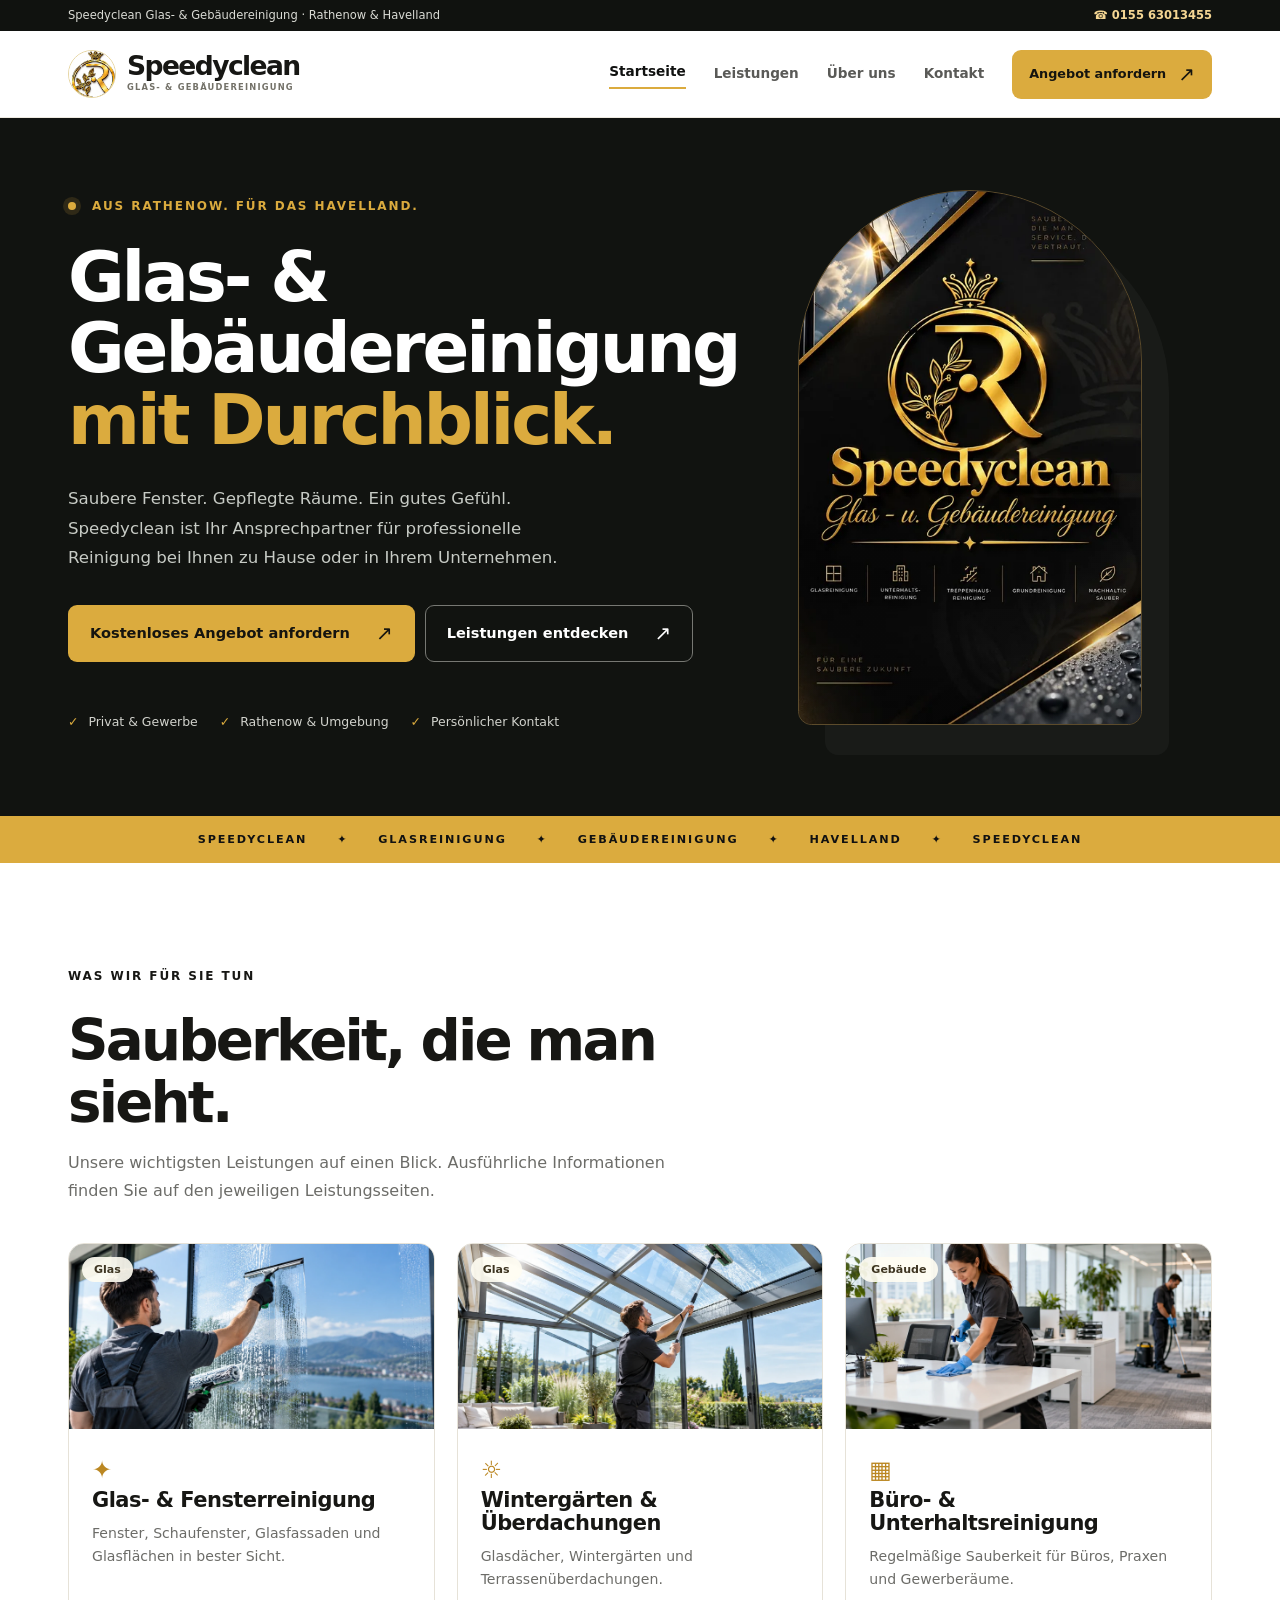
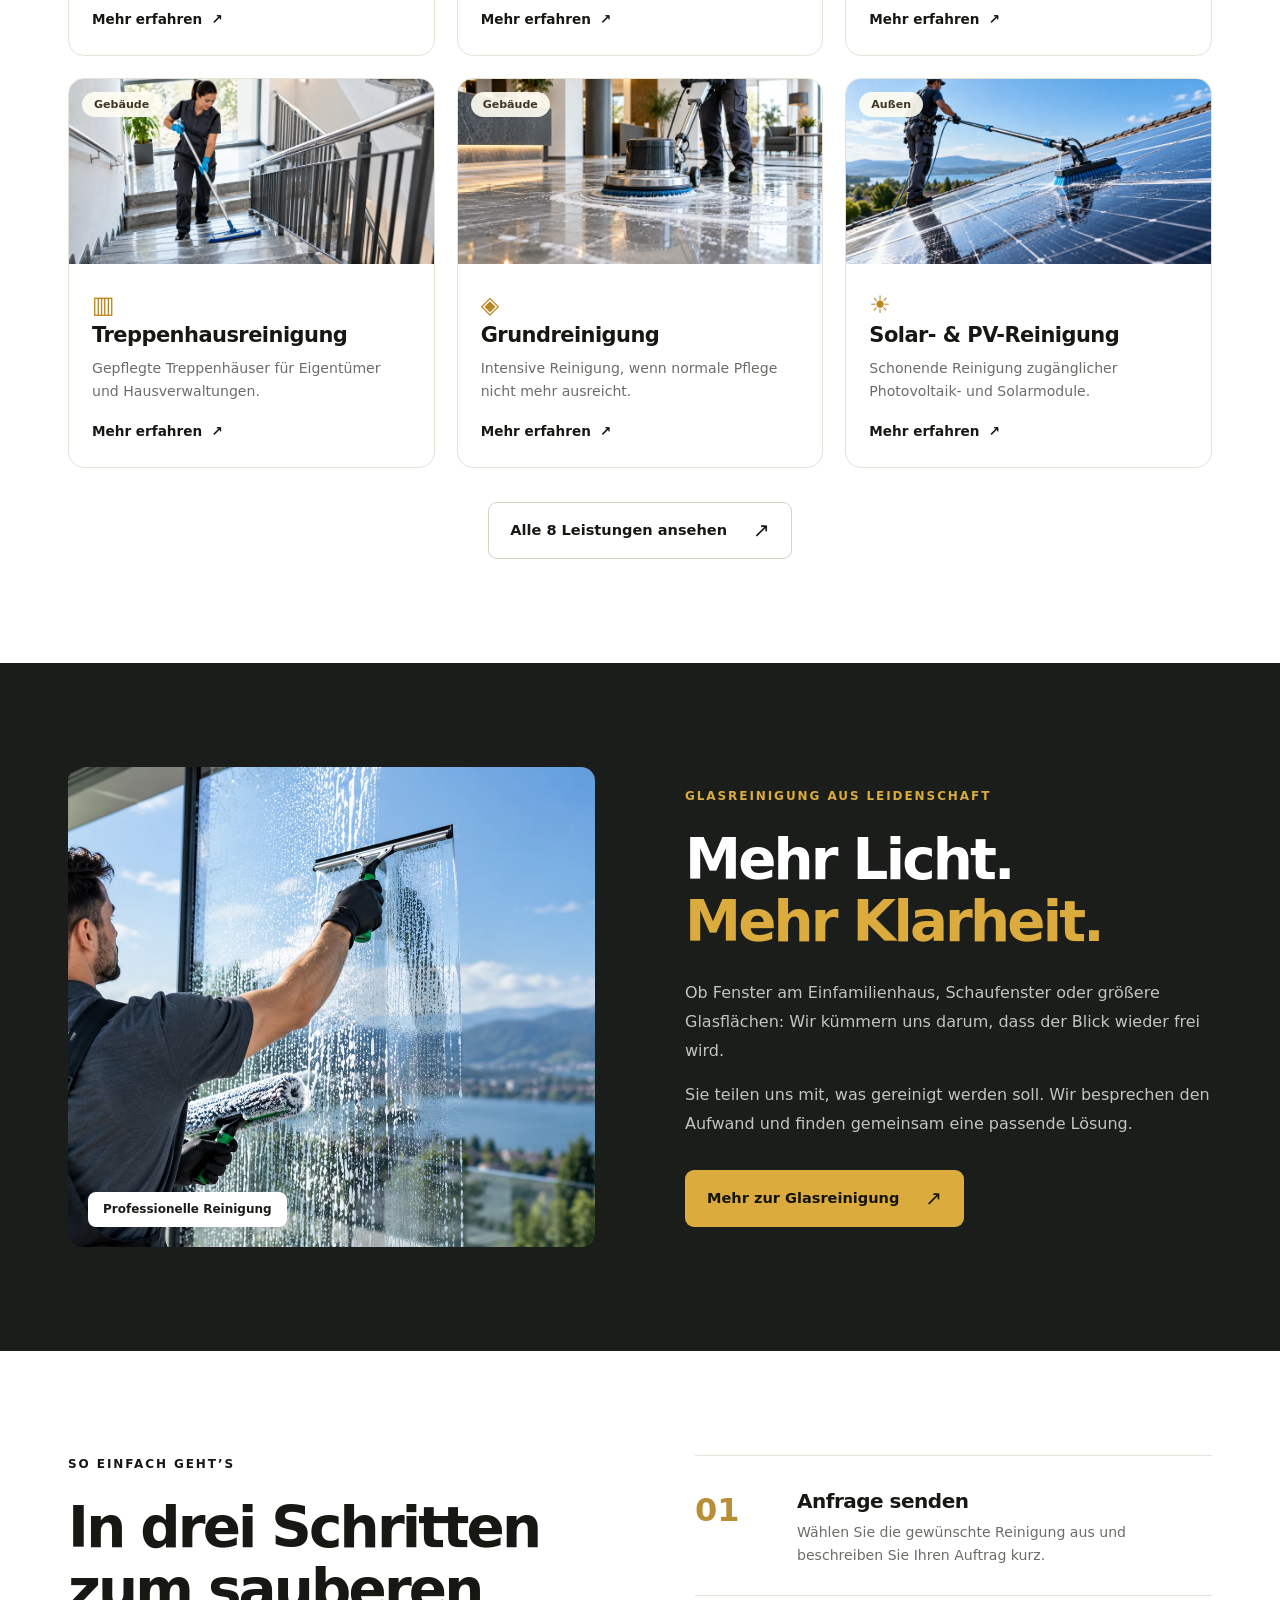
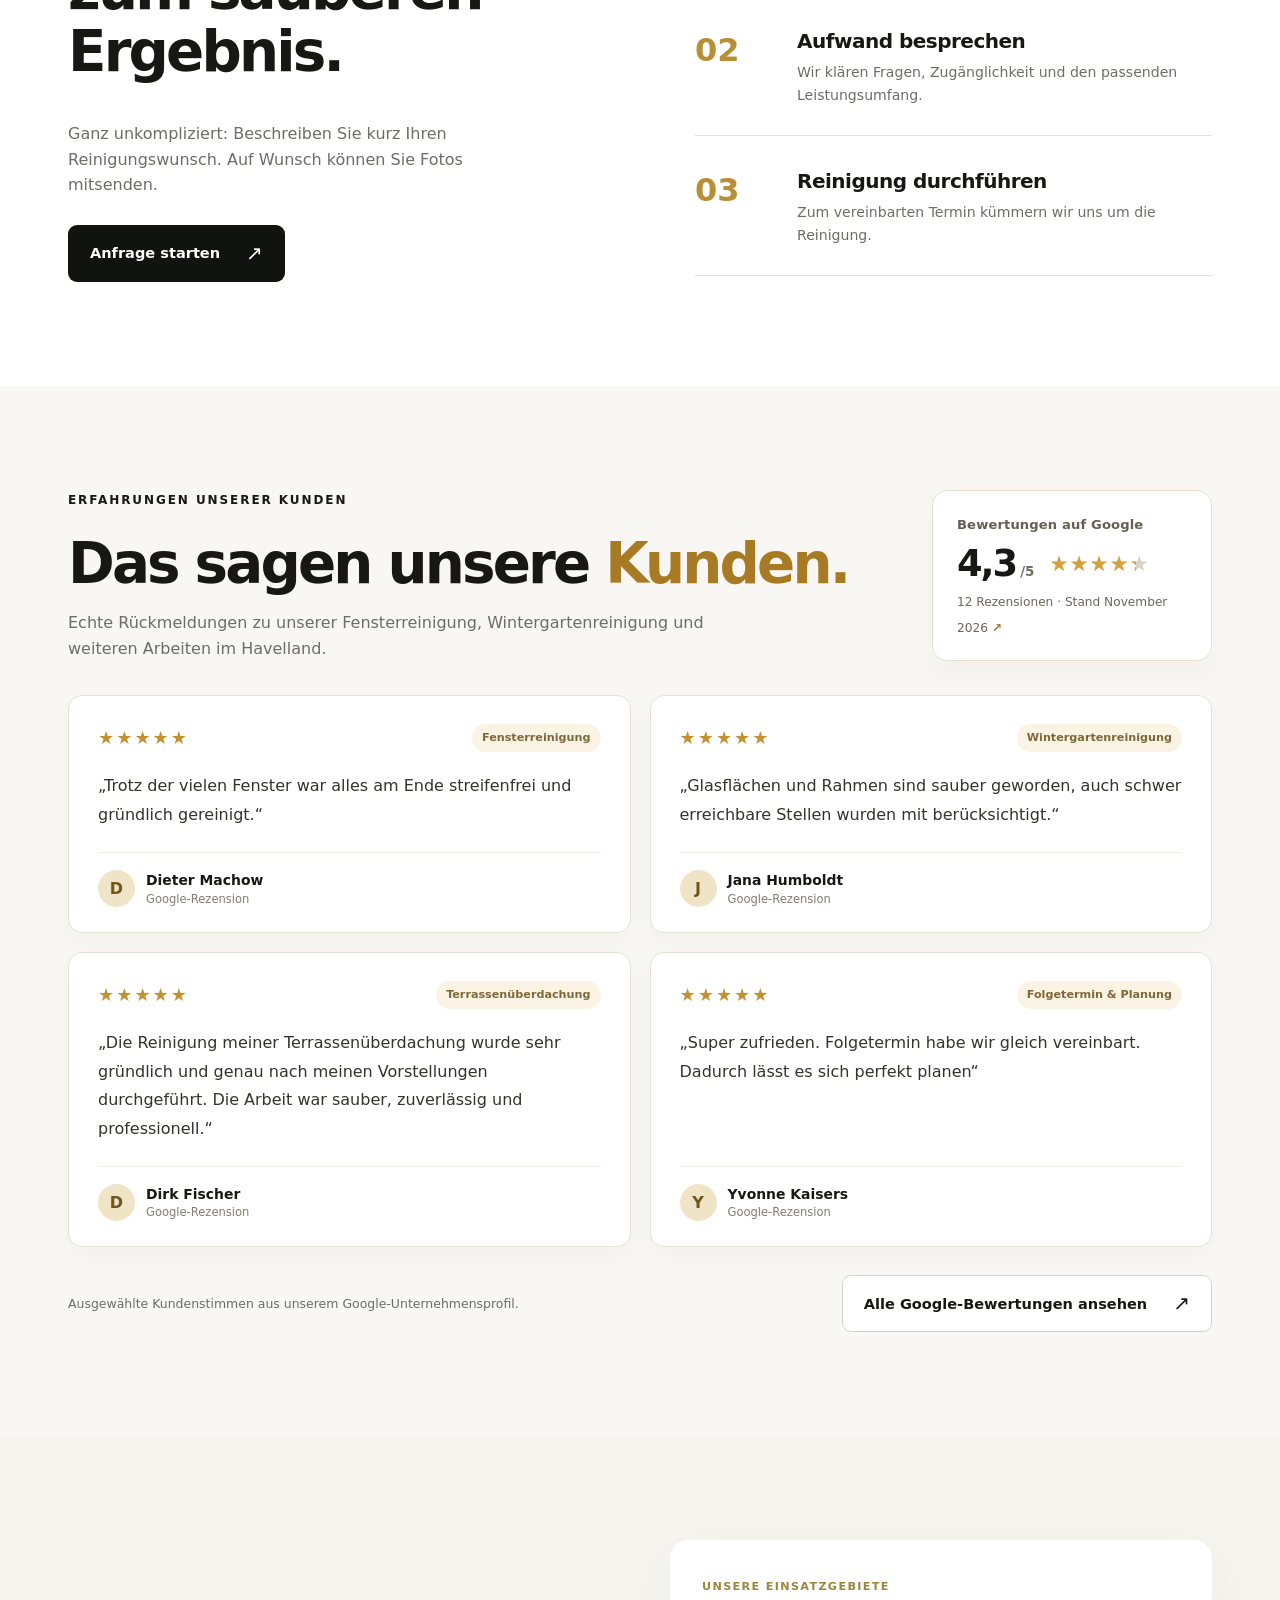
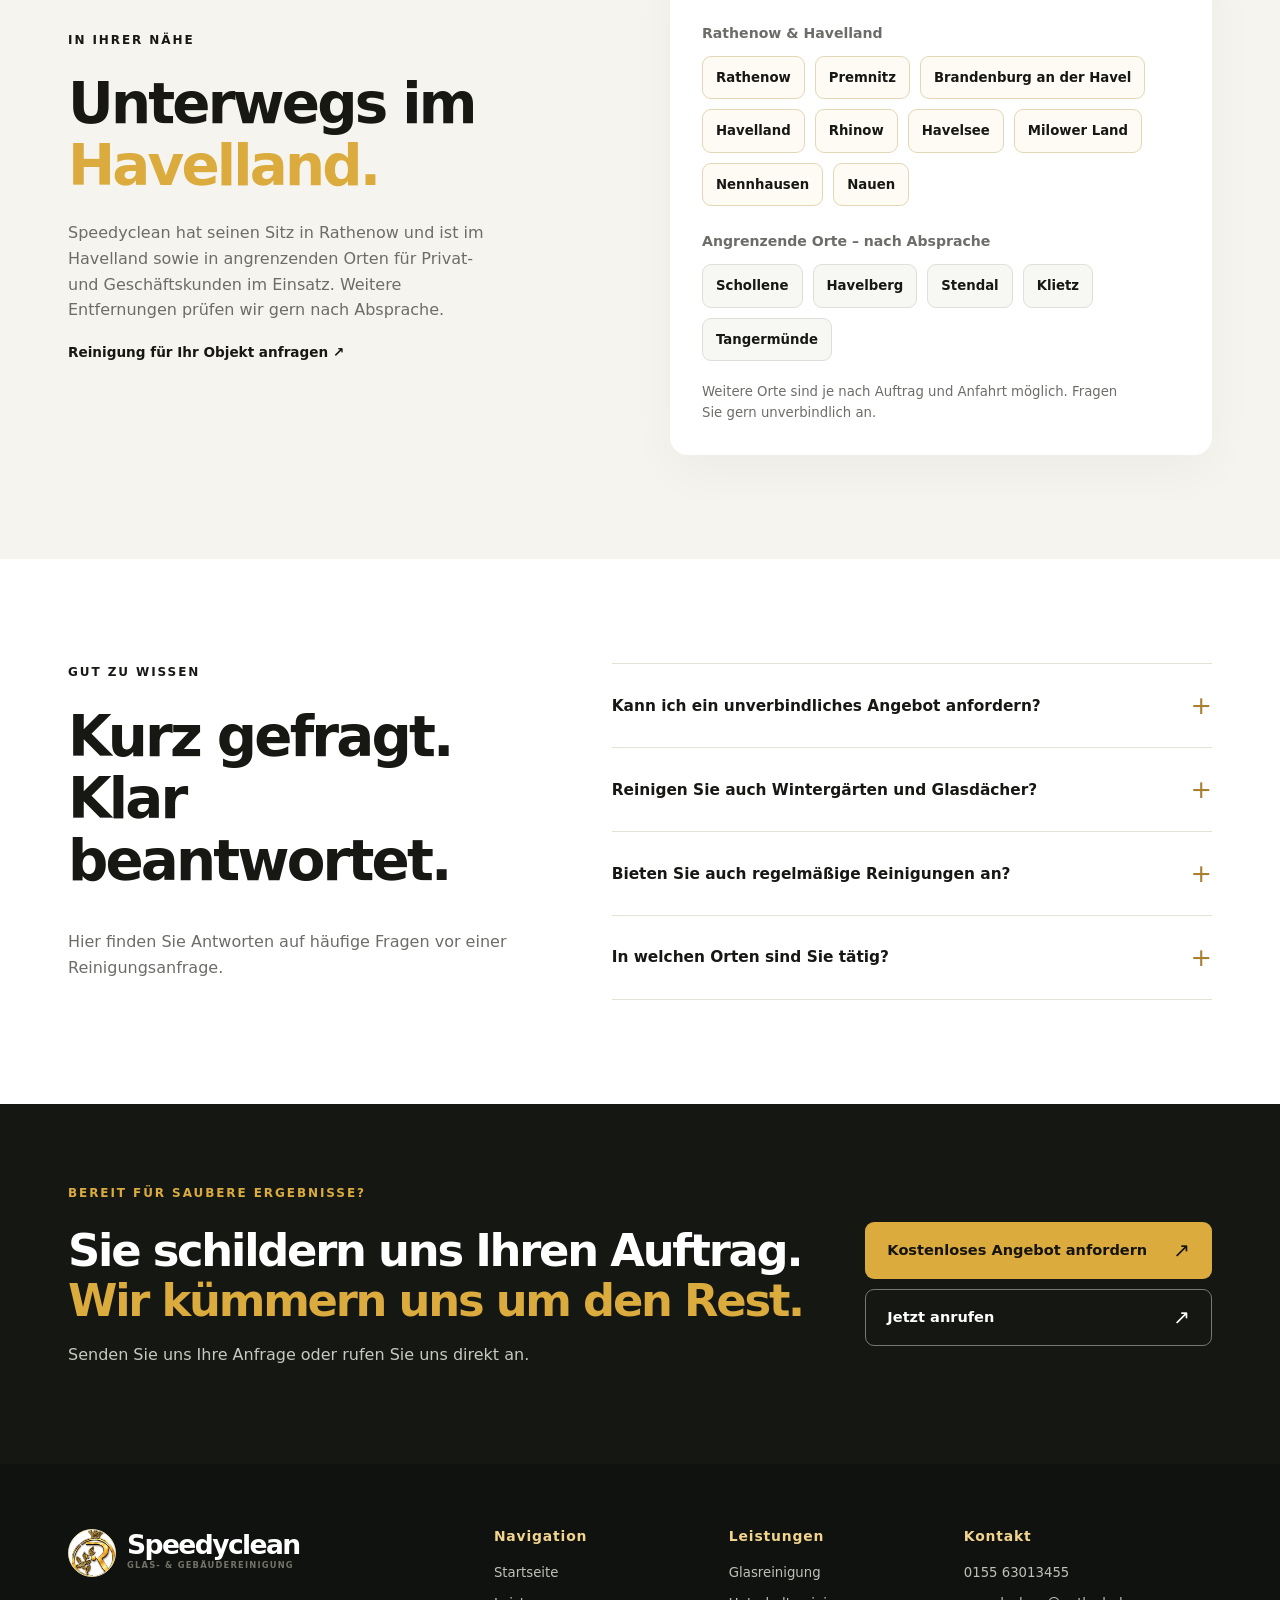
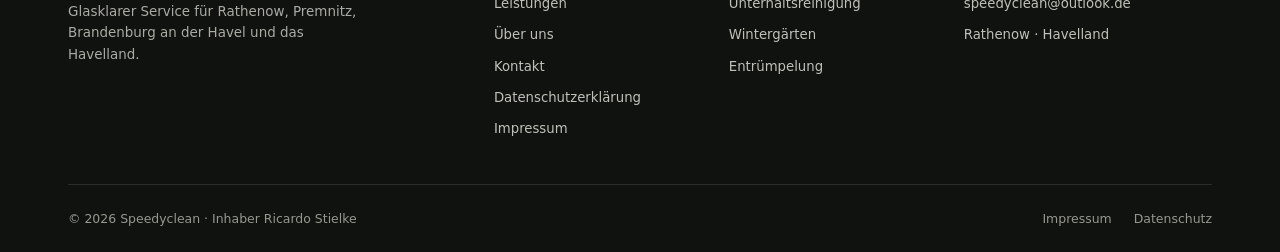
<file: index.html>
<!DOCTYPE html>

<html lang="de"><head><meta charset="utf-8"/><meta content="width=device-width,initial-scale=1" name="viewport"/><meta content="#171714" name="theme-color"/><meta content="Speedyclean bietet Glas- und Gebäudereinigung in Rathenow und im Havelland. Fenster, Büros, Wintergärten, Solarreinigung und mehr. Jetzt anfragen!" name="description"/><meta content="index,follow" name="robots"/><meta content="website" property="og:type"/><meta content="de_DE" property="og:locale"/><meta content="Speedyclean | Glas- und Gebäudereinigung Rathenow" property="og:title"/><meta content="Speedyclean bietet Glas- und Gebäudereinigung in Rathenow und im Havelland. Fenster, Büros, Wintergärten, Solarreinigung und mehr. Jetzt anfragen!" property="og:description"/><meta content="https://speedyclean-hvl.de/" property="og:url"/><meta content="https://speedyclean-hvl.de/sc_brand.webp" property="og:image"/><link href="https://speedyclean-hvl.de/" rel="canonical"/><link href="sc_logo.webp" rel="icon" type="image/webp"/><link href="styles.css" rel="stylesheet"/><title>Speedyclean | Glas- und Gebäudereinigung Rathenow</title><script type="application/ld+json">{"@context": "https://schema.org", "@type": "CleaningService", "name": "Speedyclean Glas- und Gebäudereinigung", "url": "https://speedyclean-hvl.de/", "telephone": "+4915563013455", "email": "speedyclean@outlook.de", "address": {"@type": "PostalAddress", "streetAddress": "Potsdamer Straße 29", "postalCode": "14712", "addressLocality": "Rathenow", "addressCountry": "DE"}, "areaServed": ["Rathenow", "Premnitz", "Brandenburg an der Havel", "Havelland"], "founder": {"@type": "Person", "name": "Ricardo Stielke"}, "hasOfferCatalog": {"@type": "OfferCatalog", "name": "Reinigungsdienstleistungen", "itemListElement": [{"@type": "OfferCatalog", "name": "Glas- & Fensterreinigung"}, {"@type": "OfferCatalog", "name": "Wintergärten & Überdachungen"}, {"@type": "OfferCatalog", "name": "Büro- & Unterhaltsreinigung"}, {"@type": "OfferCatalog", "name": "Treppenhausreinigung"}, {"@type": "OfferCatalog", "name": "Grundreinigung"}, {"@type": "OfferCatalog", "name": "Solar- & PV-Reinigung"}, {"@type": "OfferCatalog", "name": "Dachrinnenreinigung"}, {"@type": "OfferCatalog", "name": "Entrümpelung & Haushaltsauflösung"}]}}</script></head><body><div class="top-notice"><div class="container"><span>Speedyclean Glas- &amp; Gebäudereinigung · Rathenow &amp; Havelland</span><a href="tel:+4915563013455">☎ 0155 63013455</a></div></div><header class="site-header" id="site-header"><div class="container header-inner"><a aria-label="Speedyclean Startseite" class="wordmark" href="index.html"><span class="mark"><img alt="Speedyclean Firmenzeichen" class="" loading="lazy" src="sc_logo.webp"/></span><span class="logo-text"><strong>Speedyclean</strong><small>GLAS- &amp; GEBÄUDEREINIGUNG</small></span></a><nav aria-label="Hauptnavigation" class="desktop-nav"><a aria-current="page" class="nav-link current" href="index.html">Startseite</a><a class="nav-link" href="leistungen.html">Leistungen</a><a class="nav-link" href="ueber-uns.html">Über uns</a><a class="nav-link" href="kontakt.html">Kontakt</a></nav><div class="header-actions"><a aria-label="Jetzt anrufen" class="header-phone" href="tel:+4915563013455">☎</a><a aria-label="Angebot anfordern ↗ (öffnet Tally in einem neuen Tab)" class="btn btn-gold btn-header" href="https://tally.so/r/0Q2X4j" rel="noopener noreferrer" target="_blank">Angebot anfordern<span aria-hidden="true" class="btn-arrow">↗</span></a><button aria-controls="mobile-menu" aria-expanded="false" aria-label="Menü öffnen" class="mobile-menu-button" id="menu-trigger" type="button"><span></span><span></span><span></span></button></div></div><nav aria-label="Mobile Navigation" class="mobile-menu" id="mobile-menu"><a aria-current="page" class="nav-link current" href="index.html">Startseite</a><a class="nav-link" href="leistungen.html">Leistungen</a><a class="nav-link" href="ueber-uns.html">Über uns</a><a class="nav-link" href="kontakt.html">Kontakt</a><a class="mobile-call" href="tel:+4915563013455">☎ 0155 63013455 anrufen</a></nav></header><main id="main">
<section class="hero" id="start"><div class="container hero-grid"><div class="hero-copy"><span class="eyebrow eyebrow-gold"><span class="live-dot"></span> Aus Rathenow. Für das Havelland.</span><h1>Glas- &amp; Gebäudereinigung <em>mit Durchblick.</em></h1><p class="hero-lead">Saubere Fenster. Gepflegte Räume. Ein gutes Gefühl. Speedyclean ist Ihr Ansprechpartner für professionelle Reinigung bei Ihnen zu Hause oder in Ihrem Unternehmen.</p><div class="hero-actions"><a aria-label="Kostenloses Angebot anfordern ↗ (öffnet Tally in einem neuen Tab)" class="btn btn-gold" href="https://tally.so/r/0Q2X4j" rel="noopener noreferrer" target="_blank">Kostenloses Angebot anfordern<span aria-hidden="true" class="btn-arrow">↗</span></a><a class="btn btn-outline-light" href="leistungen.html">Leistungen entdecken<span aria-hidden="true" class="btn-arrow">↗</span></a></div><div class="hero-meta"><span><b>✓</b> Privat &amp; Gewerbe</span><span><b>✓</b> Rathenow &amp; Umgebung</span><span><b>✓</b> Persönlicher Kontakt</span></div></div><div class="hero-art"><div class="hero-art-panel"><img alt="Speedyclean Glas- und Gebäudereinigung – Firmendesign in Schwarz und Gold" class="brand-poster" loading="eager" src="sc_brand.webp"/></div></div></div><div class="hero-stripe">SPEEDYCLEAN <span>✦</span> GLASREINIGUNG <span>✦</span> GEBÄUDEREINIGUNG <span>✦</span> HAVELLAND <span>✦</span> SPEEDYCLEAN</div></section>
<section class="section section-services" id="leistungen"><div class="container"><div class="section-heading"><p class="eyebrow">Was wir für Sie tun</p><h2>Sauberkeit, die man sieht.</h2><p>Unsere wichtigsten Leistungen auf einen Blick. Ausführliche Informationen finden Sie auf den jeweiligen Leistungsseiten.</p></div><div class="services-grid"><article class="service-card" data-category="Glas"><a aria-label="Mehr zu Glas- &amp; Fensterreinigung" class="service-card-image" href="glasreinigung.html"><img alt="Glas- &amp; Fensterreinigung" class="" loading="lazy" src="sc_fenster.webp"/><span class="service-chip">Glas</span></a><div class="service-card-body"><span class="service-card-symbol">✦</span><h3><a href="glasreinigung.html">Glas- &amp; Fensterreinigung</a></h3><p>Fenster, Schaufenster, Glasfassaden und Glasflächen in bester Sicht.</p><a class="text-link" href="glasreinigung.html">Mehr erfahren <span aria-hidden="true">↗</span></a></div></article><article class="service-card" data-category="Glas"><a aria-label="Mehr zu Wintergärten &amp; Überdachungen" class="service-card-image" href="wintergartenreinigung.html"><img alt="Wintergärten &amp; Überdachungen" class="" loading="lazy" src="sc_wintergarten.webp"/><span class="service-chip">Glas</span></a><div class="service-card-body"><span class="service-card-symbol">☼</span><h3><a href="wintergartenreinigung.html">Wintergärten &amp; Überdachungen</a></h3><p>Glasdächer, Wintergärten und Terrassenüberdachungen.</p><a class="text-link" href="wintergartenreinigung.html">Mehr erfahren <span aria-hidden="true">↗</span></a></div></article><article class="service-card" data-category="Gebäude"><a aria-label="Mehr zu Büro- &amp; Unterhaltsreinigung" class="service-card-image" href="unterhaltsreinigung.html"><img alt="Büro- &amp; Unterhaltsreinigung" class="" loading="lazy" src="sc_buero.webp"/><span class="service-chip">Gebäude</span></a><div class="service-card-body"><span class="service-card-symbol">▦</span><h3><a href="unterhaltsreinigung.html">Büro- &amp; Unterhaltsreinigung</a></h3><p>Regelmäßige Sauberkeit für Büros, Praxen und Gewerberäume.</p><a class="text-link" href="unterhaltsreinigung.html">Mehr erfahren <span aria-hidden="true">↗</span></a></div></article><article class="service-card" data-category="Gebäude"><a aria-label="Mehr zu Treppenhausreinigung" class="service-card-image" href="treppenhausreinigung.html"><img alt="Treppenhausreinigung" class="" loading="lazy" src="sc_treppen.webp"/><span class="service-chip">Gebäude</span></a><div class="service-card-body"><span class="service-card-symbol">▥</span><h3><a href="treppenhausreinigung.html">Treppenhausreinigung</a></h3><p>Gepflegte Treppenhäuser für Eigentümer und Hausverwaltungen.</p><a class="text-link" href="treppenhausreinigung.html">Mehr erfahren <span aria-hidden="true">↗</span></a></div></article><article class="service-card" data-category="Gebäude"><a aria-label="Mehr zu Grundreinigung" class="service-card-image" href="grundreinigung.html"><img alt="Grundreinigung" class="" loading="lazy" src="sc_grund.webp"/><span class="service-chip">Gebäude</span></a><div class="service-card-body"><span class="service-card-symbol">◈</span><h3><a href="grundreinigung.html">Grundreinigung</a></h3><p>Intensive Reinigung, wenn normale Pflege nicht mehr ausreicht.</p><a class="text-link" href="grundreinigung.html">Mehr erfahren <span aria-hidden="true">↗</span></a></div></article><article class="service-card" data-category="Außen"><a aria-label="Mehr zu Solar- &amp; PV-Reinigung" class="service-card-image" href="solarreinigung.html"><img alt="Solar- &amp; PV-Reinigung" class="" loading="lazy" src="sc_solar.webp"/><span class="service-chip">Außen</span></a><div class="service-card-body"><span class="service-card-symbol">☀</span><h3><a href="solarreinigung.html">Solar- &amp; PV-Reinigung</a></h3><p>Schonende Reinigung zugänglicher Photovoltaik- und Solarmodule.</p><a class="text-link" href="solarreinigung.html">Mehr erfahren <span aria-hidden="true">↗</span></a></div></article></div><div class="center-action"><a class="btn btn-outline-dark" href="leistungen.html">Alle 8 Leistungen ansehen<span aria-hidden="true" class="btn-arrow">↗</span></a></div></div></section>
<section class="section dark-feature"><div class="container split-feature"><div class="feature-img"><img alt="Fensterreinigung mit professionellem Einwascher" class="feature-photo" loading="lazy" src="sc_fenster.webp"/><span class="feature-note">Professionelle Reinigung</span></div><div class="feature-copy"><p class="eyebrow eyebrow-gold">Glasreinigung aus Leidenschaft</p><h2>Mehr Licht.<br/><em>Mehr Klarheit.</em></h2><p>Ob Fenster am Einfamilienhaus, Schaufenster oder größere Glasflächen: Wir kümmern uns darum, dass der Blick wieder frei wird.</p><p>Sie teilen uns mit, was gereinigt werden soll. Wir besprechen den Aufwand und finden gemeinsam eine passende Lösung.</p><a class="btn btn-gold" href="glasreinigung.html">Mehr zur Glasreinigung<span aria-hidden="true" class="btn-arrow">↗</span></a></div></div></section>
<section class="section"><div class="container steps-layout"><div><div class="section-heading"><p class="eyebrow">So einfach geht’s</p><h2>In drei Schritten zum sauberen Ergebnis.</h2></div><p class="steps-intro">Ganz unkompliziert: Beschreiben Sie kurz Ihren Reinigungswunsch. Auf Wunsch können Sie Fotos mitsenden.</p><a aria-label="Anfrage starten ↗ (öffnet Tally in einem neuen Tab)" class="btn btn-dark" href="https://tally.so/r/0Q2X4j" rel="noopener noreferrer" target="_blank">Anfrage starten<span aria-hidden="true" class="btn-arrow">↗</span></a></div><div class="steps-list"><div class="step"><span>01</span><div><h3>Anfrage senden</h3><p>Wählen Sie die gewünschte Reinigung aus und beschreiben Sie Ihren Auftrag kurz.</p></div></div><div class="step"><span>02</span><div><h3>Aufwand besprechen</h3><p>Wir klären Fragen, Zugänglichkeit und den passenden Leistungsumfang.</p></div></div><div class="step"><span>03</span><div><h3>Reinigung durchführen</h3><p>Zum vereinbarten Termin kümmern wir uns um die Reinigung.</p></div></div></div></div></section>

<section class="section reviews-section" id="kundenstimmen" aria-labelledby="reviews-heading">
 <div class="container">
  <div class="reviews-header">
   <div class="reviews-intro"><p class="eyebrow">Erfahrungen unserer Kunden</p><h2 id="reviews-heading">Das sagen unsere <em>Kunden.</em></h2><p>Echte Rückmeldungen zu unserer Fensterreinigung, Wintergartenreinigung und weiteren Arbeiten im Havelland.</p></div>
   <a class="reviews-overall" href="https://www.google.com/maps/search/?api=1&amp;query=Speedyclean%20Rathenow&amp;query_place_id=ChIJk0ra75YNcWARwzwzSpLL4-M" target="_blank" rel="noopener noreferrer" aria-label="Google-Bewertungen von Speedyclean ansehen: 4,3 von 5 Sternen bei 12 Rezensionen, Stand November 2026">
    <span class="reviews-google-label">Bewertungen auf Google</span>
    <span class="reviews-score-row"><strong>4,3<span class="reviews-outof">/5</span></strong><span class="reviews-rating-visual" aria-hidden="true"><span class="reviews-stars-base">★★★★★</span><span class="reviews-stars-fill">★★★★★</span></span></span>
    <span class="reviews-count">12 Rezensionen · Stand November 2026 <span aria-hidden="true">↗</span></span>
   </a>
  </div>
  <div class="reviews-grid">
   <article class="review-card">
      <div class="review-card-top"><span class="review-stars" aria-label="5 von 5 Sternen">★★★★★</span><span class="review-type">Fensterreinigung</span></div>
      <blockquote class="review-quote">„Trotz der vielen Fenster war alles am Ende streifenfrei und gründlich gereinigt.“</blockquote>
      <div class="review-credit"><span class="review-initial" aria-hidden="true">D</span><div><strong>Dieter Machow</strong><span>Google-Rezension</span></div></div>
    </article><article class="review-card">
      <div class="review-card-top"><span class="review-stars" aria-label="5 von 5 Sternen">★★★★★</span><span class="review-type">Wintergartenreinigung</span></div>
      <blockquote class="review-quote">„Glasflächen und Rahmen sind sauber geworden, auch schwer erreichbare Stellen wurden mit berücksichtigt.“</blockquote>
      <div class="review-credit"><span class="review-initial" aria-hidden="true">J</span><div><strong>Jana Humboldt</strong><span>Google-Rezension</span></div></div>
    </article><article class="review-card">
      <div class="review-card-top"><span class="review-stars" aria-label="5 von 5 Sternen">★★★★★</span><span class="review-type">Terrassenüberdachung</span></div>
      <blockquote class="review-quote">„Die Reinigung meiner Terrassenüberdachung wurde sehr gründlich und genau nach meinen Vorstellungen durchgeführt. Die Arbeit war sauber, zuverlässig und professionell.“</blockquote>
      <div class="review-credit"><span class="review-initial" aria-hidden="true">D</span><div><strong>Dirk Fischer</strong><span>Google-Rezension</span></div></div>
    </article><article class="review-card">
      <div class="review-card-top"><span class="review-stars" aria-label="5 von 5 Sternen">★★★★★</span><span class="review-type">Folgetermin &amp; Planung</span></div>
      <blockquote class="review-quote">„Super zufrieden. Folgetermin habe wir gleich vereinbart. Dadurch lässt es sich perfekt planen“</blockquote>
      <div class="review-credit"><span class="review-initial" aria-hidden="true">Y</span><div><strong>Yvonne Kaisers</strong><span>Google-Rezension</span></div></div>
    </article>
  </div>
  <div class="reviews-footer"><p>Ausgewählte Kundenstimmen aus unserem Google-Unternehmensprofil.</p><a href="https://www.google.com/maps/search/?api=1&amp;query=Speedyclean%20Rathenow&amp;query_place_id=ChIJk0ra75YNcWARwzwzSpLL4-M" class="btn btn-outline-dark" rel="noopener noreferrer" target="_blank">Alle Google-Bewertungen ansehen <span class="btn-arrow" aria-hidden="true">↗</span></a></div>
 </div>
</section>
<section class="section coverage-section"><div class="container coverage-grid"><div><p class="eyebrow">In Ihrer Nähe</p><h2>Unterwegs im<br/><em>Havelland.</em></h2><p>Speedyclean hat seinen Sitz in Rathenow und ist im Havelland sowie in angrenzenden Orten für Privat- und Geschäftskunden im Einsatz. Weitere Entfernungen prüfen wir gern nach Absprache.</p><a aria-label="Reinigung für Ihr Objekt anfragen ↗ (öffnet Tally in einem neuen Tab)" class="text-link" href="https://tally.so/r/0Q2X4j" rel="noopener noreferrer" target="_blank">Reinigung für Ihr Objekt anfragen ↗</a></div><div class="location-board"><span class="location-board-header">UNSERE EINSATZGEBIETE</span><p class="coverage-group-label">Rathenow &amp; Havelland</p><div class="location-tags"><span>Rathenow</span><span>Premnitz</span><span>Brandenburg an der Havel</span><span>Havelland</span><span>Rhinow</span><span>Havelsee</span><span>Milower Land</span><span>Nennhausen</span><span>Nauen</span></div><p class="coverage-group-label">Angrenzende Orte – nach Absprache</p><div class="location-tags location-tags-outer"><span>Schollene</span><span>Havelberg</span><span>Stendal</span><span>Klietz</span><span>Tangermünde</span></div><p class="coverage-help">Weitere Orte sind je nach Auftrag und Anfahrt möglich. Fragen Sie gern unverbindlich an.</p></div></div></section>
<section class="section faq-section"><div class="container faq-grid"><div><div class="section-heading"><p class="eyebrow">Gut zu wissen</p><h2>Kurz gefragt.<br/>Klar beantwortet.</h2></div><p class="muted">Hier finden Sie Antworten auf häufige Fragen vor einer Reinigungsanfrage.</p></div><div class="faq-list"><details><summary>Kann ich ein unverbindliches Angebot anfordern?<span>+</span></summary><p>Ja. Über unsere Kontaktseite können Sie uns Ihren Reinigungswunsch schildern. Wir besprechen den Umfang und erstellen ein passendes Angebot.</p></details><details><summary>Reinigen Sie auch Wintergärten und Glasdächer?<span>+</span></summary><p>Ja. Wir reinigen unter anderem Wintergärten, Glasdächer und Terrassenüberdachungen. Für eine Einschätzung helfen uns Fotos und Angaben zur Zugänglichkeit.</p></details><details><summary>Bieten Sie auch regelmäßige Reinigungen an?<span>+</span></summary><p>Ja, zum Beispiel für Büros, Gewerberäume und Treppenhäuser. Häufigkeit und Umfang vereinbaren wir passend zum Objekt.</p></details><details><summary>In welchen Orten sind Sie tätig?<span>+</span></summary><p>Unser Schwerpunkt liegt in Rathenow, Premnitz, Brandenburg an der Havel und im Havelland. Auch Einsätze beispielsweise in Schollene, Havelberg und Stendal sind nach Absprache möglich.</p></details></div></div></section>
<section class="closing-cta"><div class="container closing-inner"><div><p class="eyebrow eyebrow-gold">Bereit für saubere Ergebnisse?</p><h2>Sie schildern uns Ihren Auftrag.<br/><em>Wir kümmern uns um den Rest.</em></h2><p>Senden Sie uns Ihre Anfrage oder rufen Sie uns direkt an.</p></div><div class="closing-actions"><a aria-label="Kostenloses Angebot anfordern ↗ (öffnet Tally in einem neuen Tab)" class="btn btn-gold" href="https://tally.so/r/0Q2X4j" rel="noopener noreferrer" target="_blank">Kostenloses Angebot anfordern<span aria-hidden="true" class="btn-arrow">↗</span></a><a class="btn btn-outline-light" href="tel:+4915563013455">Jetzt anrufen<span aria-hidden="true" class="btn-arrow">↗</span></a></div></div></section>
</main><footer class="footer"><div class="container"><div class="footer-top"><div class="footer-brand"><a class="wordmark wordmark-footer" href="index.html"><span class="mark"><img alt="Speedyclean Firmenzeichen" class="" loading="lazy" src="sc_logo.webp"/></span><span class="logo-text"><strong>Speedyclean</strong><small>GLAS- &amp; GEBÄUDEREINIGUNG</small></span></a><p>Glasklarer Service für Rathenow, Premnitz, Brandenburg an der Havel und das Havelland.</p></div><div class="footer-col"><h3>Navigation</h3><a href="index.html">Startseite</a><a href="leistungen.html">Leistungen</a><a href="ueber-uns.html">Über uns</a><a href="kontakt.html">Kontakt</a><a href="datenschutz.html">Datenschutzerklärung</a><a href="impressum.html">Impressum</a></div><div class="footer-col"><h3>Leistungen</h3><a href="glasreinigung.html">Glasreinigung</a><a href="unterhaltsreinigung.html">Unterhaltsreinigung</a><a href="wintergartenreinigung.html">Wintergärten</a><a href="entruempelung.html">Entrümpelung</a></div><div class="footer-col"><h3>Kontakt</h3><a href="tel:+4915563013455">0155 63013455</a><a href="mailto:speedyclean@outlook.de">speedyclean@outlook.de</a><span>Rathenow · Havelland</span></div></div><div class="footer-bottom"><span>© 2026 Speedyclean · Inhaber Ricardo Stielke</span><span><a href="impressum.html">Impressum</a><a href="datenschutz.html">Datenschutz</a></span></div></div></footer><div class="mobile-sticky-cta"><a href="tel:+4915563013455">☎ Anrufen</a><a aria-label="✦ Angebot anfordern (öffnet Tally in einem neuen Tab)" href="https://tally.so/r/0Q2X4j" rel="noopener noreferrer" target="_blank">✦ Angebot anfordern</a></div><script defer="" src="main.js"></script></body></html>
</file>
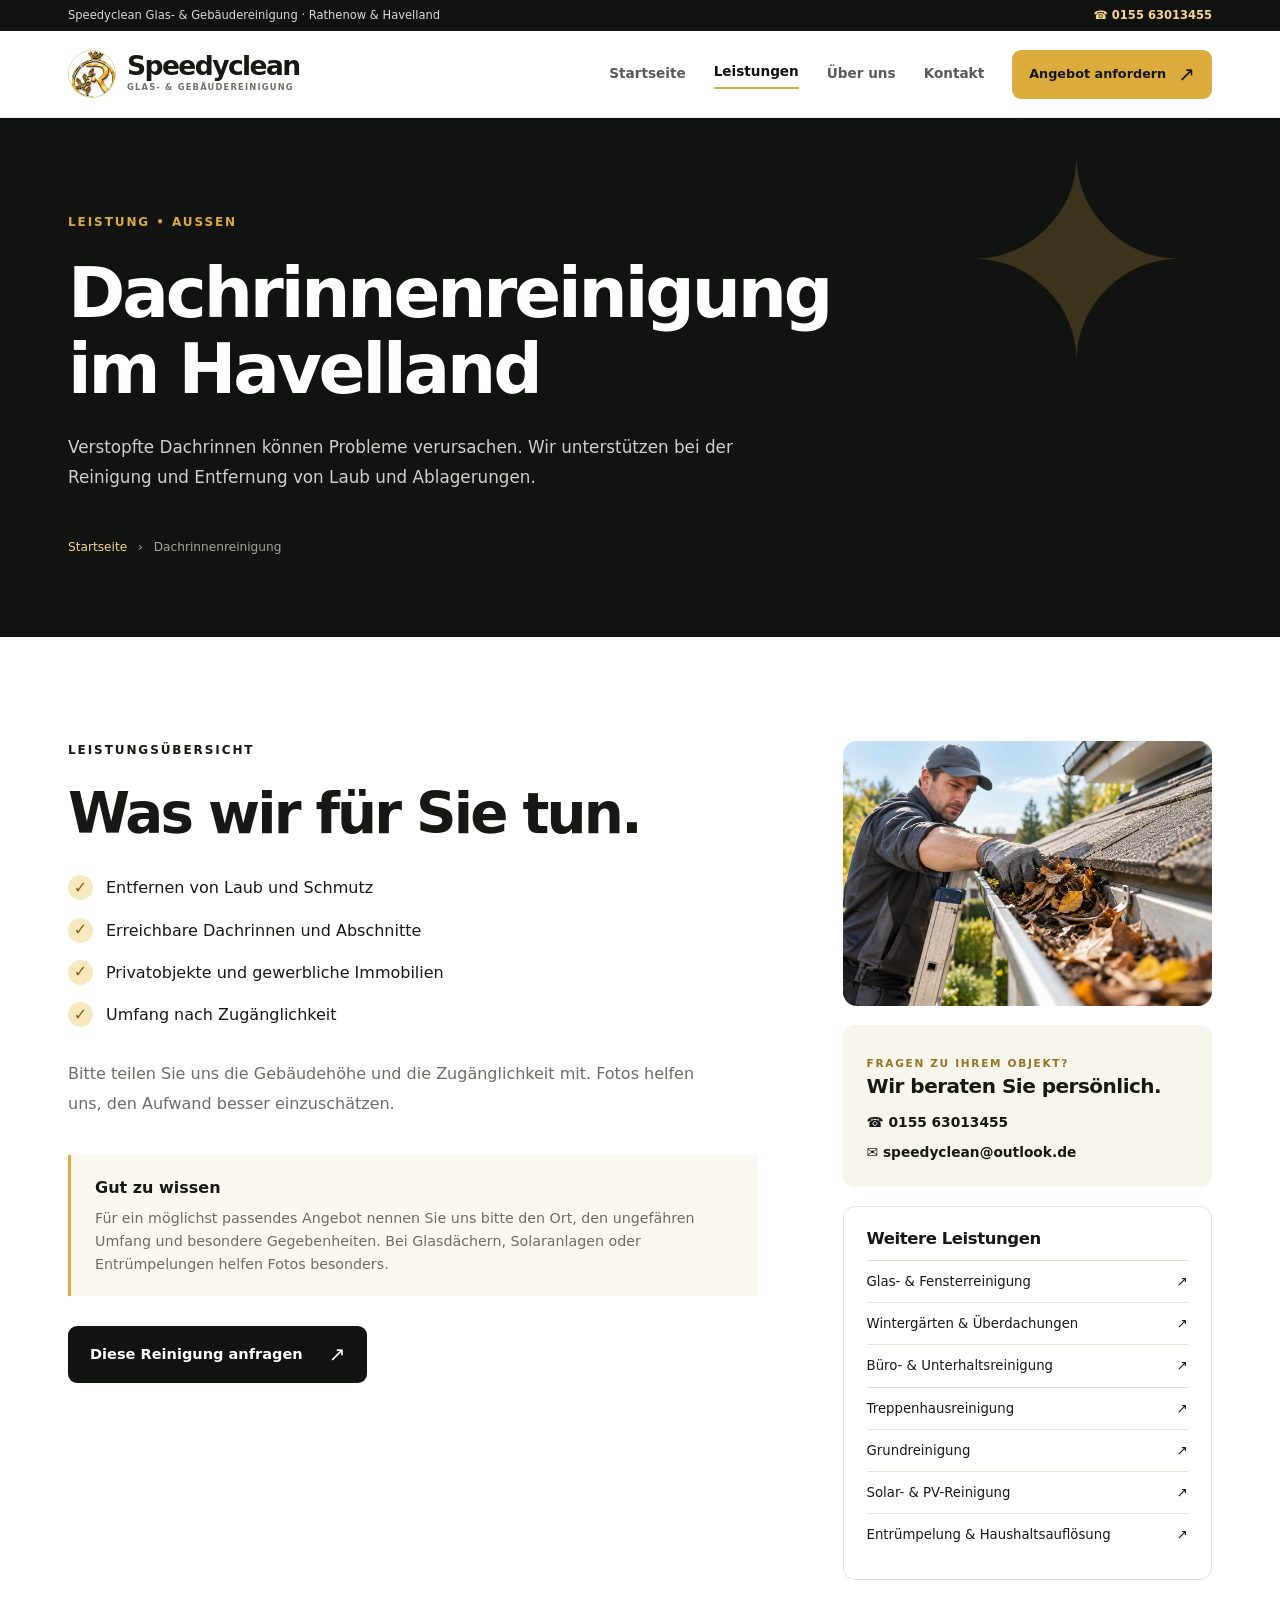
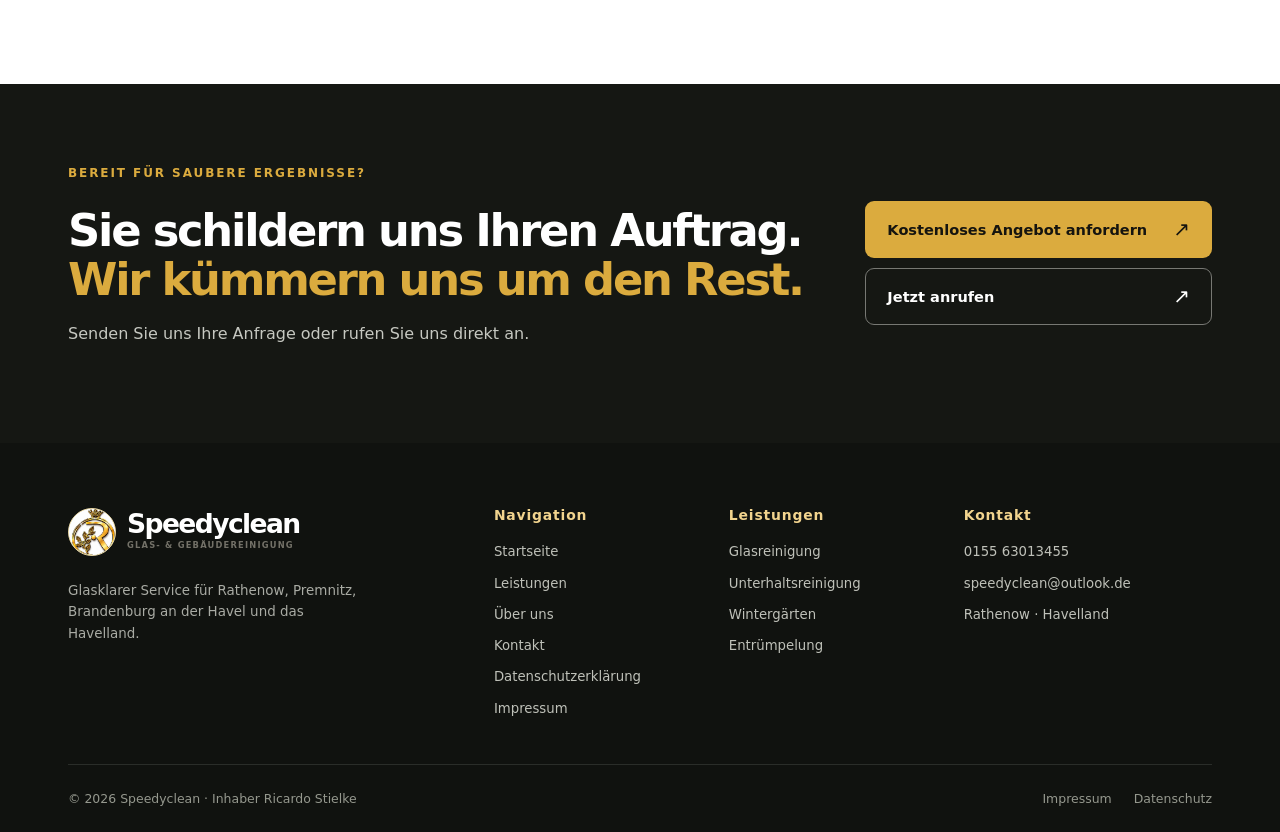
<file: dachrinnenreinigung.html>
<!DOCTYPE html>

<html lang="de"><head><meta charset="utf-8"/><meta content="width=device-width,initial-scale=1" name="viewport"/><meta content="#171714" name="theme-color"/><meta content="Verstopfte Dachrinnen können Probleme verursachen. Wir unterstützen bei der Reinigung und Entfernung von Laub und Ablagerungen." name="description"/><meta content="index,follow" name="robots"/><meta content="website" property="og:type"/><meta content="de_DE" property="og:locale"/><meta content="Dachrinnenreinigung im Havelland | Speedyclean" property="og:title"/><meta content="Verstopfte Dachrinnen können Probleme verursachen. Wir unterstützen bei der Reinigung und Entfernung von Laub und Ablagerungen." property="og:description"/><meta content="https://speedyclean-hvl.de/dachrinnenreinigung.html" property="og:url"/><meta content="https://speedyclean-hvl.de/sc_dachrinnen.webp" property="og:image"/><link href="https://speedyclean-hvl.de/dachrinnenreinigung.html" rel="canonical"/><link href="sc_logo.webp" rel="icon" type="image/webp"/><link href="styles.css" rel="stylesheet"/><title>Dachrinnenreinigung im Havelland | Speedyclean</title></head><body><div class="top-notice"><div class="container"><span>Speedyclean Glas- &amp; Gebäudereinigung · Rathenow &amp; Havelland</span><a href="tel:+4915563013455">☎ 0155 63013455</a></div></div><header class="site-header" id="site-header"><div class="container header-inner"><a aria-label="Speedyclean Startseite" class="wordmark" href="index.html"><span class="mark"><img alt="Speedyclean Firmenzeichen" class="" loading="lazy" src="sc_logo.webp"/></span><span class="logo-text"><strong>Speedyclean</strong><small>GLAS- &amp; GEBÄUDEREINIGUNG</small></span></a><nav aria-label="Hauptnavigation" class="desktop-nav"><a class="nav-link" href="index.html">Startseite</a><a class="nav-link current" href="leistungen.html">Leistungen</a><a class="nav-link" href="ueber-uns.html">Über uns</a><a class="nav-link" href="kontakt.html">Kontakt</a></nav><div class="header-actions"><a aria-label="Jetzt anrufen" class="header-phone" href="tel:+4915563013455">☎</a><a aria-label="Angebot anfordern ↗ (öffnet Tally in einem neuen Tab)" class="btn btn-gold btn-header" href="https://tally.so/r/0Q2X4j" rel="noopener noreferrer" target="_blank">Angebot anfordern<span aria-hidden="true" class="btn-arrow">↗</span></a><button aria-controls="mobile-menu" aria-expanded="false" aria-label="Menü öffnen" class="mobile-menu-button" id="menu-trigger" type="button"><span></span><span></span><span></span></button></div></div><nav aria-label="Mobile Navigation" class="mobile-menu" id="mobile-menu"><a class="nav-link" href="index.html">Startseite</a><a class="nav-link current" href="leistungen.html">Leistungen</a><a class="nav-link" href="ueber-uns.html">Über uns</a><a class="nav-link" href="kontakt.html">Kontakt</a><a class="mobile-call" href="tel:+4915563013455">☎ 0155 63013455 anrufen</a></nav></header><main id="main"><section class="page-hero"><div class="container page-hero-inner"><p class="eyebrow eyebrow-gold">Leistung • Außen</p><h1>Dachrinnenreinigung im Havelland</h1><p>Verstopfte Dachrinnen können Probleme verursachen. Wir unterstützen bei der Reinigung und Entfernung von Laub und Ablagerungen.</p><div class="page-crumb"><a href="index.html">Startseite</a> <span>›</span> Dachrinnenreinigung</div></div></section><section class="section"><div class="container service-detail-grid"><div class="service-detail-main"><p class="eyebrow">Leistungsübersicht</p><h2>Was wir für Sie tun.</h2><ul class="checked-list"><li><span class="check-icon">✓</span>Entfernen von Laub und Schmutz</li><li><span class="check-icon">✓</span>Erreichbare Dachrinnen und Abschnitte</li><li><span class="check-icon">✓</span>Privatobjekte und gewerbliche Immobilien</li><li><span class="check-icon">✓</span>Umfang nach Zugänglichkeit</li></ul><p class="service-detail-text">Bitte teilen Sie uns die Gebäudehöhe und die Zugänglichkeit mit. Fotos helfen uns, den Aufwand besser einzuschätzen.</p><div class="soft-info"><strong>Gut zu wissen</strong><p>Für ein möglichst passendes Angebot nennen Sie uns bitte den Ort, den ungefähren Umfang und besondere Gegebenheiten. Bei Glasdächern, Solaranlagen oder Entrümpelungen helfen Fotos besonders.</p></div><a aria-label="Diese Reinigung anfragen ↗ (öffnet Tally in einem neuen Tab)" class="btn btn-dark" href="https://tally.so/r/0Q2X4j" rel="noopener noreferrer" target="_blank">Diese Reinigung anfragen<span aria-hidden="true" class="btn-arrow">↗</span></a></div><aside class="detail-aside"><div class="detail-visual"><img alt="Dachrinnenreinigung" class="" loading="lazy" src="sc_dachrinnen.webp"/></div><div class="aside-contact"><span class="eyebrow">Fragen zu Ihrem Objekt?</span><h3>Wir beraten Sie persönlich.</h3><a href="tel:+4915563013455">☎ 0155 63013455</a><a href="mailto:speedyclean@outlook.de">✉ speedyclean@outlook.de</a></div><div class="related-services"><h3>Weitere Leistungen</h3><a class="related-item" href="glasreinigung.html"><span>Glas- &amp; Fensterreinigung</span><span aria-hidden="true">↗</span></a><a class="related-item" href="wintergartenreinigung.html"><span>Wintergärten &amp; Überdachungen</span><span aria-hidden="true">↗</span></a><a class="related-item" href="unterhaltsreinigung.html"><span>Büro- &amp; Unterhaltsreinigung</span><span aria-hidden="true">↗</span></a><a class="related-item" href="treppenhausreinigung.html"><span>Treppenhausreinigung</span><span aria-hidden="true">↗</span></a><a class="related-item" href="grundreinigung.html"><span>Grundreinigung</span><span aria-hidden="true">↗</span></a><a class="related-item" href="solarreinigung.html"><span>Solar- &amp; PV-Reinigung</span><span aria-hidden="true">↗</span></a><a class="related-item" href="entruempelung.html"><span>Entrümpelung &amp; Haushaltsauflösung</span><span aria-hidden="true">↗</span></a></div></aside></div></section><section class="closing-cta"><div class="container closing-inner"><div><p class="eyebrow eyebrow-gold">Bereit für saubere Ergebnisse?</p><h2>Sie schildern uns Ihren Auftrag.<br/><em>Wir kümmern uns um den Rest.</em></h2><p>Senden Sie uns Ihre Anfrage oder rufen Sie uns direkt an.</p></div><div class="closing-actions"><a aria-label="Kostenloses Angebot anfordern ↗ (öffnet Tally in einem neuen Tab)" class="btn btn-gold" href="https://tally.so/r/0Q2X4j" rel="noopener noreferrer" target="_blank">Kostenloses Angebot anfordern<span aria-hidden="true" class="btn-arrow">↗</span></a><a class="btn btn-outline-light" href="tel:+4915563013455">Jetzt anrufen<span aria-hidden="true" class="btn-arrow">↗</span></a></div></div></section></main><footer class="footer"><div class="container"><div class="footer-top"><div class="footer-brand"><a class="wordmark wordmark-footer" href="index.html"><span class="mark"><img alt="Speedyclean Firmenzeichen" class="" loading="lazy" src="sc_logo.webp"/></span><span class="logo-text"><strong>Speedyclean</strong><small>GLAS- &amp; GEBÄUDEREINIGUNG</small></span></a><p>Glasklarer Service für Rathenow, Premnitz, Brandenburg an der Havel und das Havelland.</p></div><div class="footer-col"><h3>Navigation</h3><a href="index.html">Startseite</a><a href="leistungen.html">Leistungen</a><a href="ueber-uns.html">Über uns</a><a href="kontakt.html">Kontakt</a><a href="datenschutz.html">Datenschutzerklärung</a><a href="impressum.html">Impressum</a></div><div class="footer-col"><h3>Leistungen</h3><a href="glasreinigung.html">Glasreinigung</a><a href="unterhaltsreinigung.html">Unterhaltsreinigung</a><a href="wintergartenreinigung.html">Wintergärten</a><a href="entruempelung.html">Entrümpelung</a></div><div class="footer-col"><h3>Kontakt</h3><a href="tel:+4915563013455">0155 63013455</a><a href="mailto:speedyclean@outlook.de">speedyclean@outlook.de</a><span>Rathenow · Havelland</span></div></div><div class="footer-bottom"><span>© 2026 Speedyclean · Inhaber Ricardo Stielke</span><span><a href="impressum.html">Impressum</a><a href="datenschutz.html">Datenschutz</a></span></div></div></footer><div class="mobile-sticky-cta"><a href="tel:+4915563013455">☎ Anrufen</a><a aria-label="✦ Angebot anfordern (öffnet Tally in einem neuen Tab)" href="https://tally.so/r/0Q2X4j" rel="noopener noreferrer" target="_blank">✦ Angebot anfordern</a></div><script defer="" src="main.js"></script></body></html>
</file>
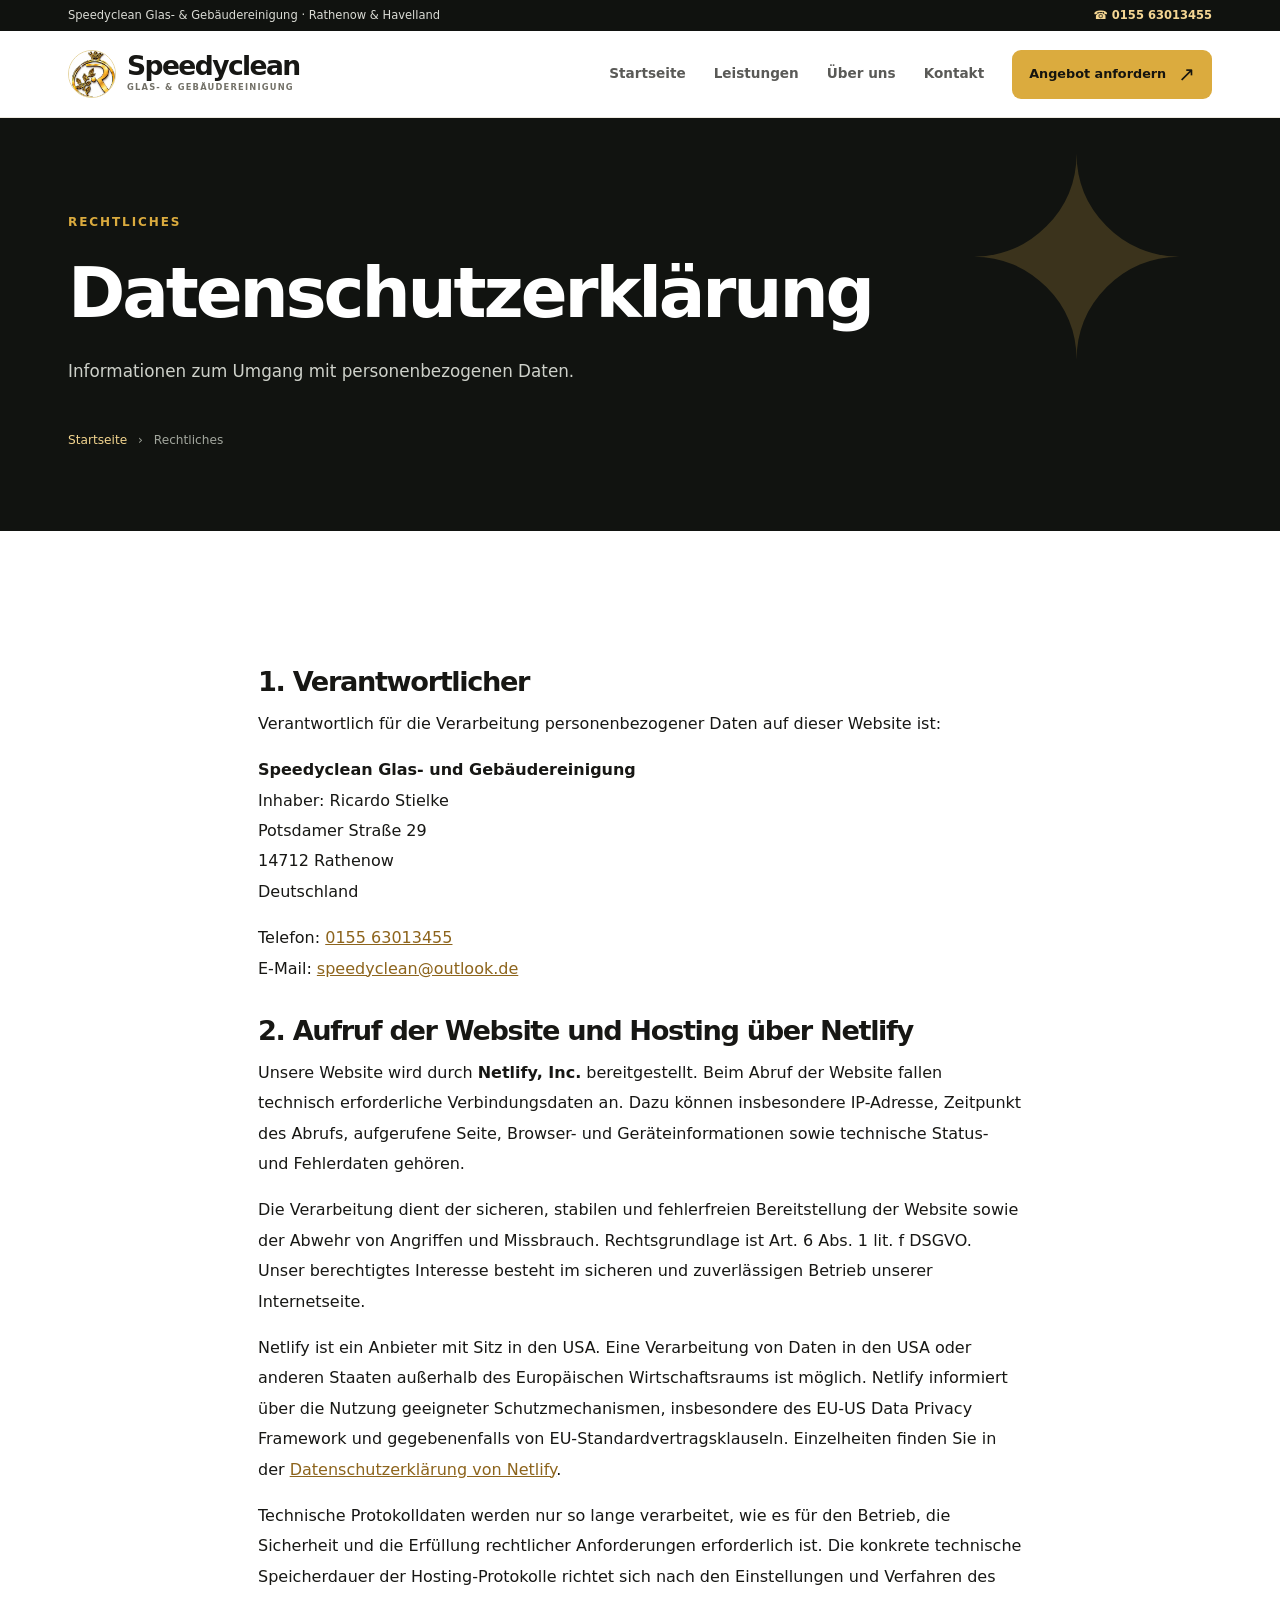
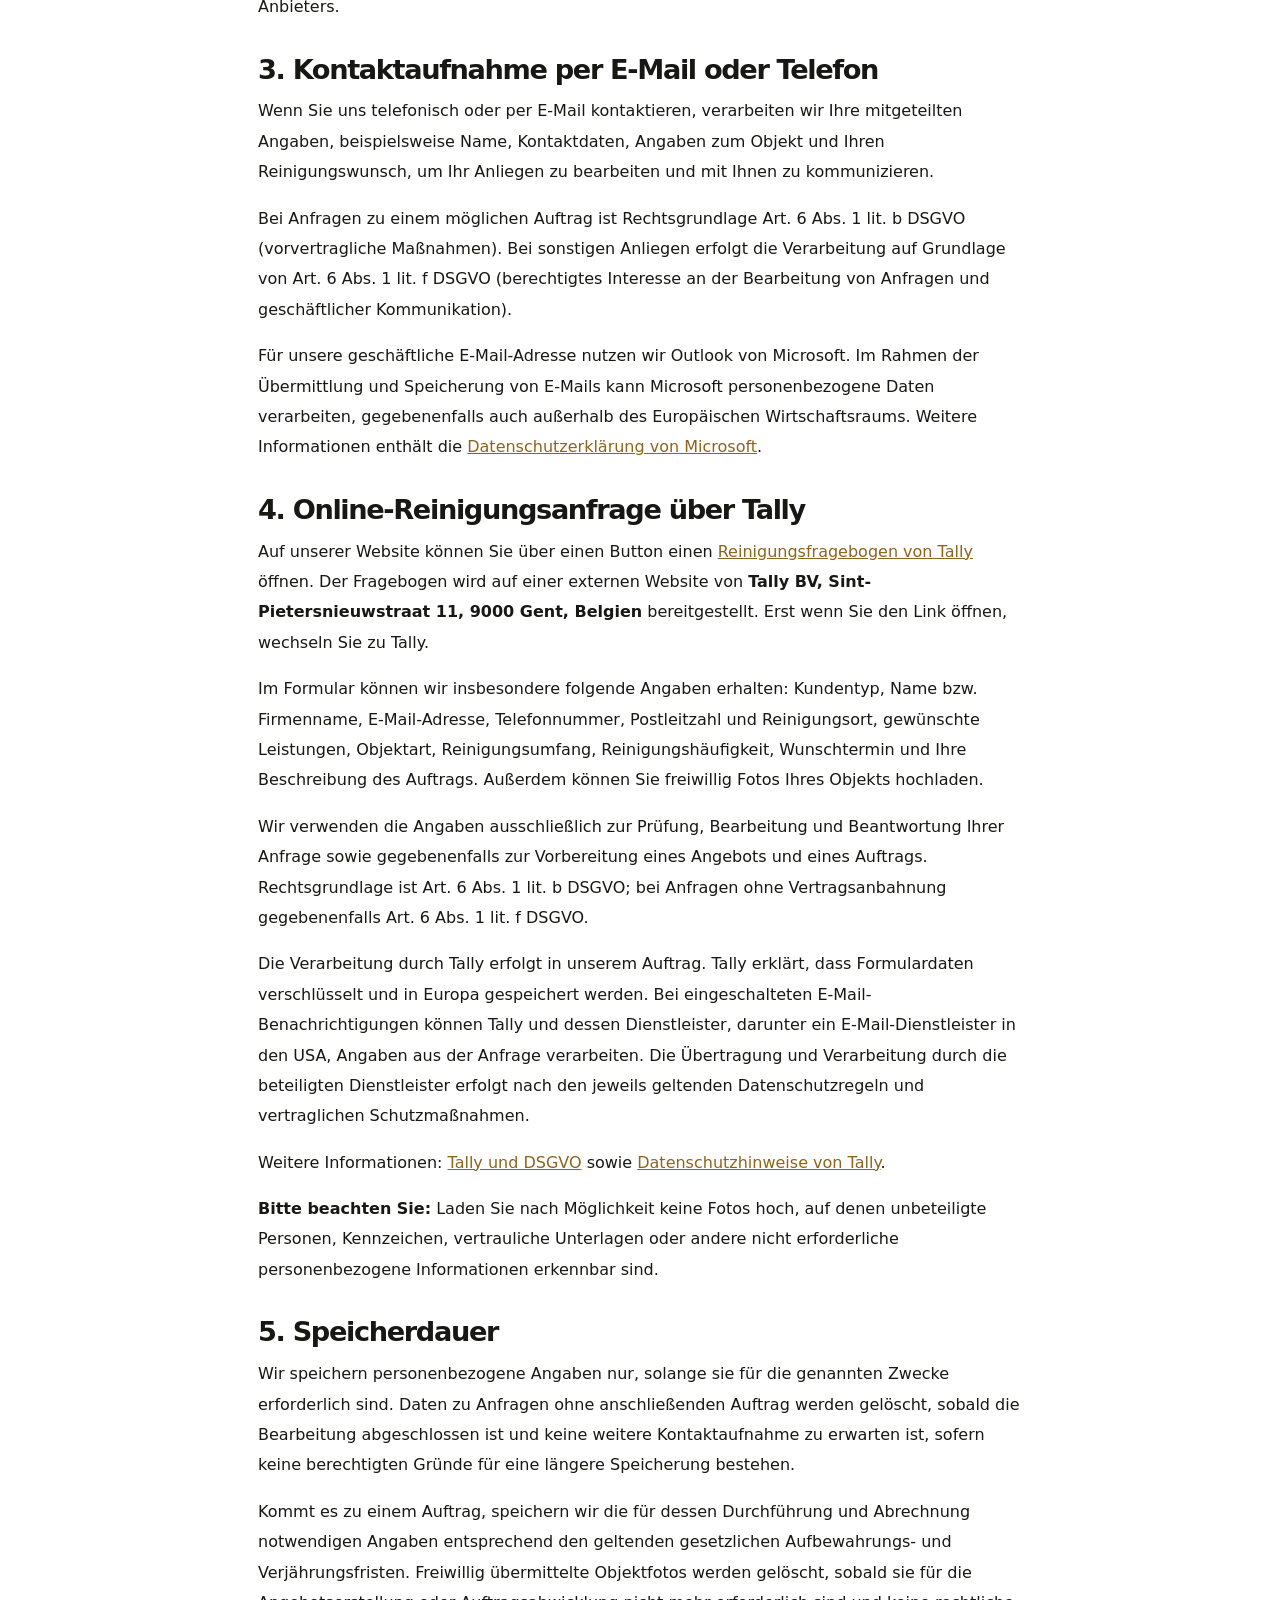
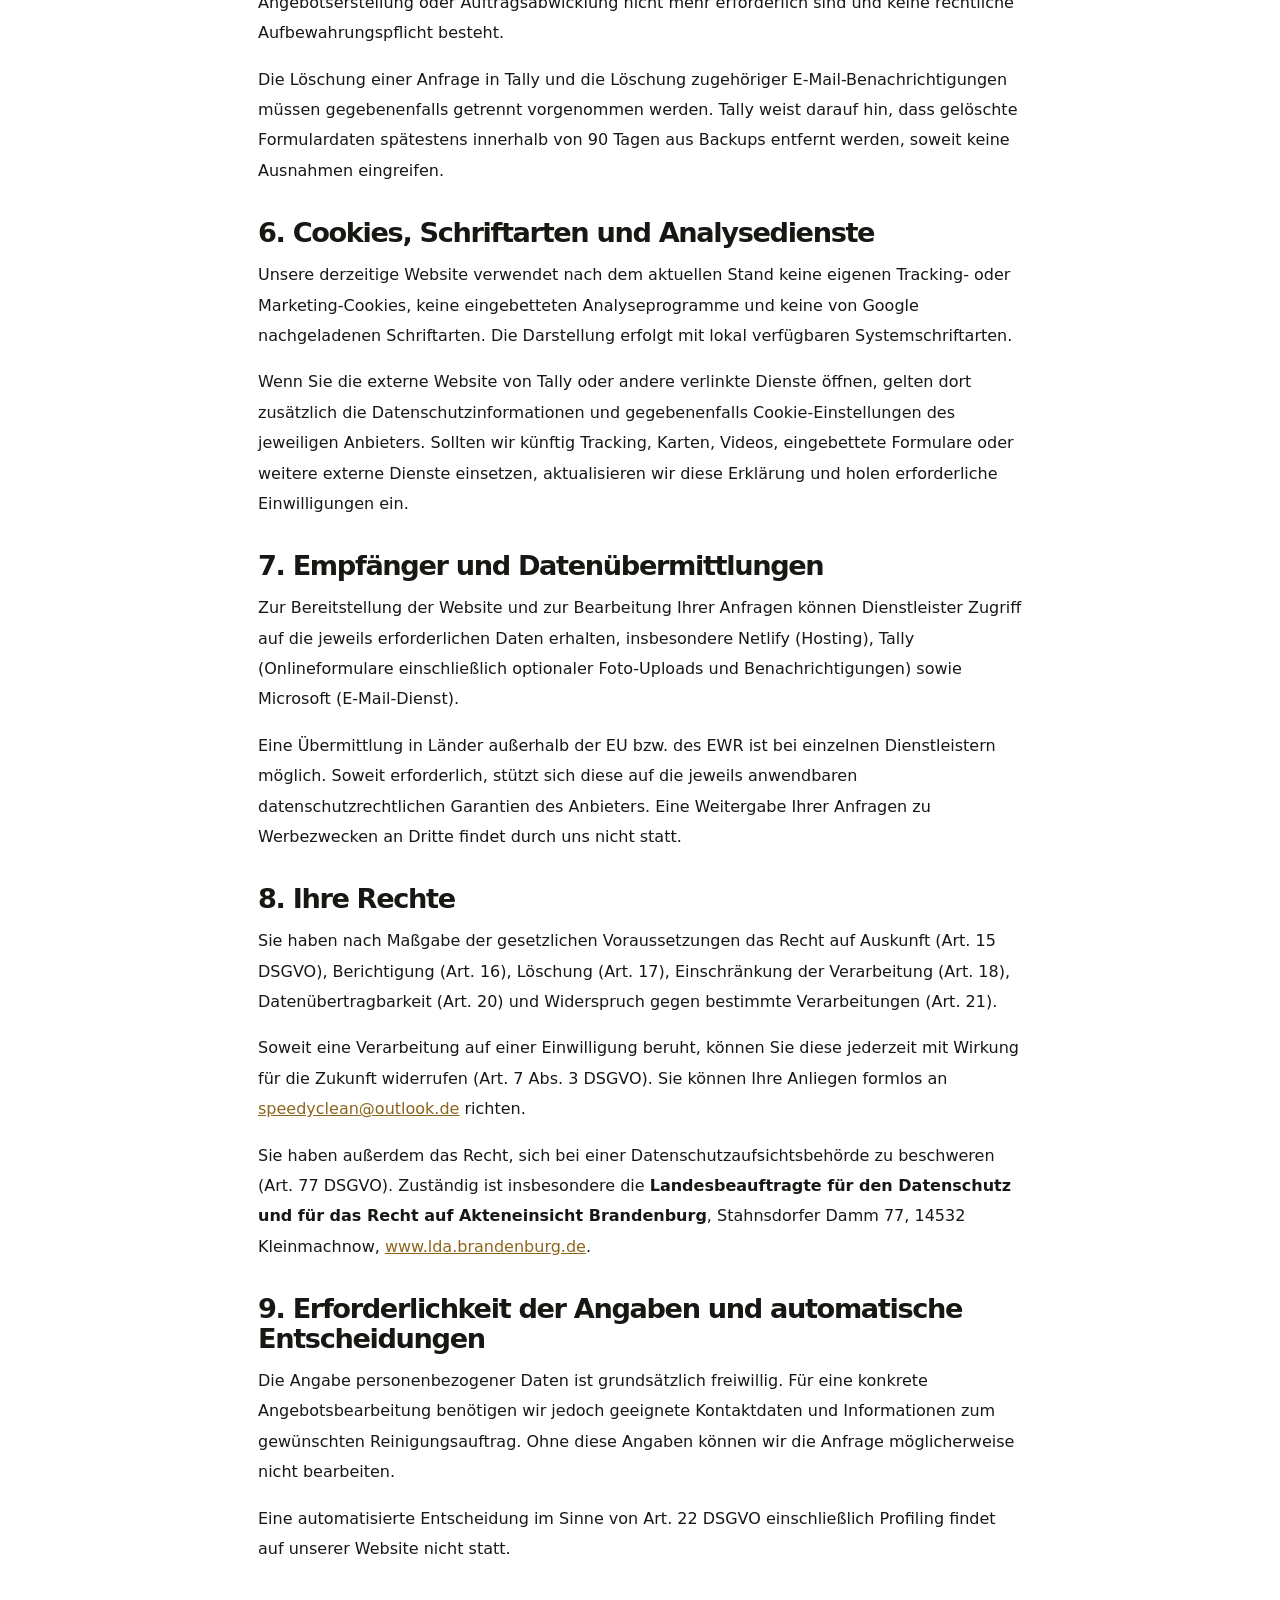
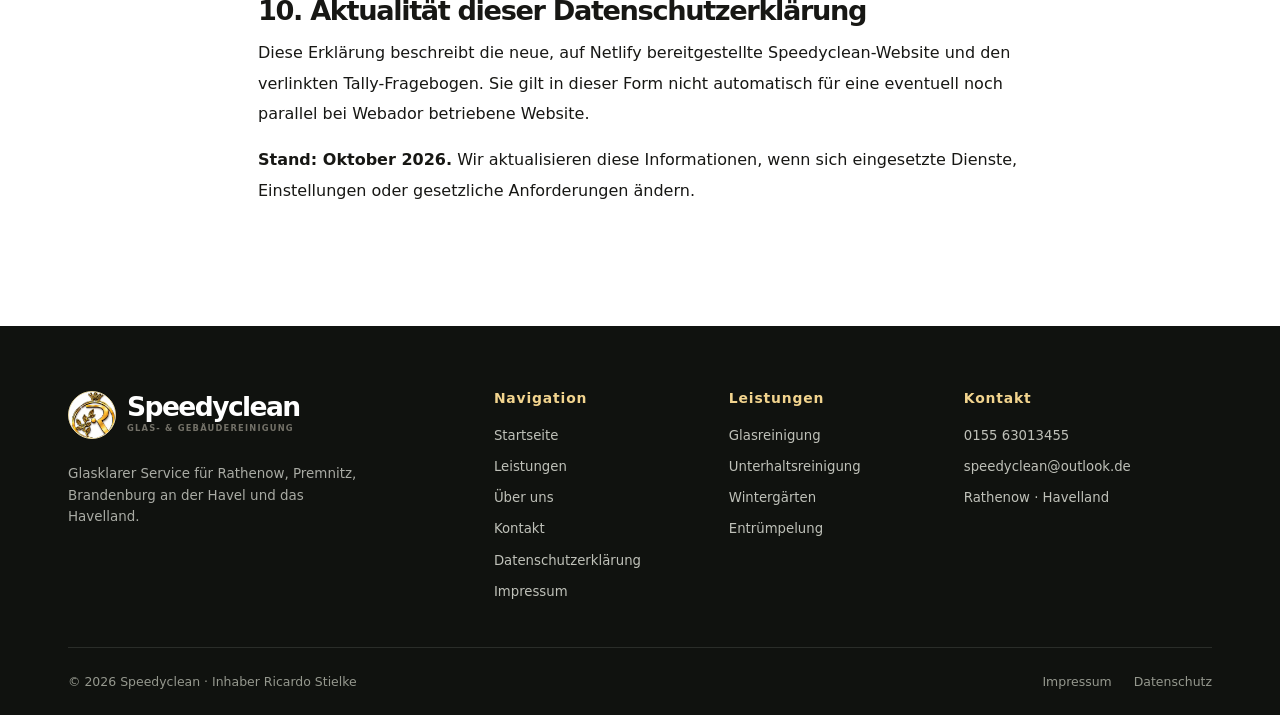
<file: datenschutz.html>
<!DOCTYPE html>

<html lang="de"><head><meta charset="utf-8"/><meta content="width=device-width,initial-scale=1" name="viewport"/><meta content="#171714" name="theme-color"/><meta content="Professionelle Glas- und Gebäudereinigung für Privat und Gewerbe in Rathenow und im Havelland." name="description"/><meta content="index,follow" name="robots"/><meta content="website" property="og:type"/><meta content="de_DE" property="og:locale"/><meta content="Datenschutzerklärung | Speedyclean" property="og:title"/><meta content="Professionelle Glas- und Gebäudereinigung für Privat und Gewerbe in Rathenow und im Havelland." property="og:description"/><meta content="https://speedyclean-hvl.de/datenschutz.html" property="og:url"/><meta content="https://speedyclean-hvl.de/sc_brand.webp" property="og:image"/><link href="https://speedyclean-hvl.de/datenschutz.html" rel="canonical"/><link href="sc_logo.webp" rel="icon" type="image/webp"/><link href="styles.css" rel="stylesheet"/><title>Datenschutzerklärung | Speedyclean</title></head><body><div class="top-notice"><div class="container"><span>Speedyclean Glas- &amp; Gebäudereinigung · Rathenow &amp; Havelland</span><a href="tel:+4915563013455">☎ 0155 63013455</a></div></div><header class="site-header" id="site-header"><div class="container header-inner"><a aria-label="Speedyclean Startseite" class="wordmark" href="index.html"><span class="mark"><img alt="Speedyclean Firmenzeichen" class="" loading="lazy" src="sc_logo.webp"/></span><span class="logo-text"><strong>Speedyclean</strong><small>GLAS- &amp; GEBÄUDEREINIGUNG</small></span></a><nav aria-label="Hauptnavigation" class="desktop-nav"><a class="nav-link" href="index.html">Startseite</a><a class="nav-link" href="leistungen.html">Leistungen</a><a class="nav-link" href="ueber-uns.html">Über uns</a><a class="nav-link" href="kontakt.html">Kontakt</a></nav><div class="header-actions"><a aria-label="Jetzt anrufen" class="header-phone" href="tel:+4915563013455">☎</a><a aria-label="Angebot anfordern ↗ (öffnet Tally in einem neuen Tab)" class="btn btn-gold btn-header" href="https://tally.so/r/0Q2X4j" rel="noopener noreferrer" target="_blank">Angebot anfordern<span aria-hidden="true" class="btn-arrow">↗</span></a><button aria-controls="mobile-menu" aria-expanded="false" aria-label="Menü öffnen" class="mobile-menu-button" id="menu-trigger" type="button"><span></span><span></span><span></span></button></div></div><nav aria-label="Mobile Navigation" class="mobile-menu" id="mobile-menu"><a class="nav-link" href="index.html">Startseite</a><a class="nav-link" href="leistungen.html">Leistungen</a><a class="nav-link" href="ueber-uns.html">Über uns</a><a class="nav-link" href="kontakt.html">Kontakt</a><a class="mobile-call" href="tel:+4915563013455">☎ 0155 63013455 anrufen</a></nav></header><main id="main"><section class="page-hero"><div class="container page-hero-inner"><p class="eyebrow eyebrow-gold">Rechtliches</p><h1>Datenschutzerklärung</h1><p>Informationen zum Umgang mit personenbezogenen Daten.</p><div class="page-crumb"><a href="index.html">Startseite</a> <span>›</span> Rechtliches</div></div></section><section class="section"><div class="container legal"><h2>1. Verantwortlicher</h2><p>Verantwortlich für die Verarbeitung personenbezogener Daten auf dieser Website ist:</p>
<p><strong>Speedyclean Glas- und Gebäudereinigung</strong><br/>Inhaber: Ricardo Stielke<br/>Potsdamer Straße 29<br/>14712 Rathenow<br/>Deutschland</p>
<p>Telefon: <a href="tel:+4915563013455">0155 63013455</a><br/>E-Mail: <a href="mailto:speedyclean@outlook.de">speedyclean@outlook.de</a></p><h2>2. Aufruf der Website und Hosting über Netlify</h2><p>Unsere Website wird durch <strong>Netlify, Inc.</strong> bereitgestellt. Beim Abruf der Website fallen technisch erforderliche Verbindungsdaten an. Dazu können insbesondere IP-Adresse, Zeitpunkt des Abrufs, aufgerufene Seite, Browser- und Geräteinformationen sowie technische Status- und Fehlerdaten gehören.</p>
<p>Die Verarbeitung dient der sicheren, stabilen und fehlerfreien Bereitstellung der Website sowie der Abwehr von Angriffen und Missbrauch. Rechtsgrundlage ist Art. 6 Abs. 1 lit. f DSGVO. Unser berechtigtes Interesse besteht im sicheren und zuverlässigen Betrieb unserer Internetseite.</p>
<p>Netlify ist ein Anbieter mit Sitz in den USA. Eine Verarbeitung von Daten in den USA oder anderen Staaten außerhalb des Europäischen Wirtschaftsraums ist möglich. Netlify informiert über die Nutzung geeigneter Schutzmechanismen, insbesondere des EU-US Data Privacy Framework und gegebenenfalls von EU-Standardvertragsklauseln. Einzelheiten finden Sie in der <a href="https://www.netlify.com/privacy/" rel="noopener noreferrer" target="_blank">Datenschutzerklärung von Netlify</a>.</p>
<p>Technische Protokolldaten werden nur so lange verarbeitet, wie es für den Betrieb, die Sicherheit und die Erfüllung rechtlicher Anforderungen erforderlich ist. Die konkrete technische Speicherdauer der Hosting-Protokolle richtet sich nach den Einstellungen und Verfahren des Anbieters.</p><h2>3. Kontaktaufnahme per E-Mail oder Telefon</h2><p>Wenn Sie uns telefonisch oder per E-Mail kontaktieren, verarbeiten wir Ihre mitgeteilten Angaben, beispielsweise Name, Kontaktdaten, Angaben zum Objekt und Ihren Reinigungswunsch, um Ihr Anliegen zu bearbeiten und mit Ihnen zu kommunizieren.</p>
<p>Bei Anfragen zu einem möglichen Auftrag ist Rechtsgrundlage Art. 6 Abs. 1 lit. b DSGVO (vorvertragliche Maßnahmen). Bei sonstigen Anliegen erfolgt die Verarbeitung auf Grundlage von Art. 6 Abs. 1 lit. f DSGVO (berechtigtes Interesse an der Bearbeitung von Anfragen und geschäftlicher Kommunikation).</p>
<p>Für unsere geschäftliche E-Mail-Adresse nutzen wir Outlook von Microsoft. Im Rahmen der Übermittlung und Speicherung von E-Mails kann Microsoft personenbezogene Daten verarbeiten, gegebenenfalls auch außerhalb des Europäischen Wirtschaftsraums. Weitere Informationen enthält die <a href="https://privacy.microsoft.com/de-de/privacystatement" rel="noopener noreferrer" target="_blank">Datenschutzerklärung von Microsoft</a>.</p><h2>4. Online-Reinigungsanfrage über Tally</h2><p>Auf unserer Website können Sie über einen Button einen <a href="https://tally.so/r/0Q2X4j" rel="noopener noreferrer" target="_blank">Reinigungsfragebogen von Tally</a> öffnen. Der Fragebogen wird auf einer externen Website von <strong>Tally BV, Sint-Pietersnieuwstraat 11, 9000 Gent, Belgien</strong> bereitgestellt. Erst wenn Sie den Link öffnen, wechseln Sie zu Tally.</p>
<p>Im Formular können wir insbesondere folgende Angaben erhalten: Kundentyp, Name bzw. Firmenname, E-Mail-Adresse, Telefonnummer, Postleitzahl und Reinigungsort, gewünschte Leistungen, Objektart, Reinigungsumfang, Reinigungshäufigkeit, Wunschtermin und Ihre Beschreibung des Auftrags. Außerdem können Sie freiwillig Fotos Ihres Objekts hochladen.</p>
<p>Wir verwenden die Angaben ausschließlich zur Prüfung, Bearbeitung und Beantwortung Ihrer Anfrage sowie gegebenenfalls zur Vorbereitung eines Angebots und eines Auftrags. Rechtsgrundlage ist Art. 6 Abs. 1 lit. b DSGVO; bei Anfragen ohne Vertragsanbahnung gegebenenfalls Art. 6 Abs. 1 lit. f DSGVO.</p>
<p>Die Verarbeitung durch Tally erfolgt in unserem Auftrag. Tally erklärt, dass Formulardaten verschlüsselt und in Europa gespeichert werden. Bei eingeschalteten E-Mail-Benachrichtigungen können Tally und dessen Dienstleister, darunter ein E-Mail-Dienstleister in den USA, Angaben aus der Anfrage verarbeiten. Die Übertragung und Verarbeitung durch die beteiligten Dienstleister erfolgt nach den jeweils geltenden Datenschutzregeln und vertraglichen Schutzmaßnahmen.</p>
<p>Weitere Informationen: <a href="https://tally.so/help/gdpr" rel="noopener noreferrer" target="_blank">Tally und DSGVO</a> sowie <a href="https://tally.so/help/privacy-policy" rel="noopener noreferrer" target="_blank">Datenschutzhinweise von Tally</a>.</p>
<p><strong>Bitte beachten Sie:</strong> Laden Sie nach Möglichkeit keine Fotos hoch, auf denen unbeteiligte Personen, Kennzeichen, vertrauliche Unterlagen oder andere nicht erforderliche personenbezogene Informationen erkennbar sind.</p><h2>5. Speicherdauer</h2><p>Wir speichern personenbezogene Angaben nur, solange sie für die genannten Zwecke erforderlich sind. Daten zu Anfragen ohne anschließenden Auftrag werden gelöscht, sobald die Bearbeitung abgeschlossen ist und keine weitere Kontaktaufnahme zu erwarten ist, sofern keine berechtigten Gründe für eine längere Speicherung bestehen.</p>
<p>Kommt es zu einem Auftrag, speichern wir die für dessen Durchführung und Abrechnung notwendigen Angaben entsprechend den geltenden gesetzlichen Aufbewahrungs- und Verjährungsfristen. Freiwillig übermittelte Objektfotos werden gelöscht, sobald sie für die Angebotserstellung oder Auftragsabwicklung nicht mehr erforderlich sind und keine rechtliche Aufbewahrungspflicht besteht.</p>
<p>Die Löschung einer Anfrage in Tally und die Löschung zugehöriger E-Mail-Benachrichtigungen müssen gegebenenfalls getrennt vorgenommen werden. Tally weist darauf hin, dass gelöschte Formulardaten spätestens innerhalb von 90 Tagen aus Backups entfernt werden, soweit keine Ausnahmen eingreifen.</p><h2>6. Cookies, Schriftarten und Analysedienste</h2><p>Unsere derzeitige Website verwendet nach dem aktuellen Stand keine eigenen Tracking- oder Marketing-Cookies, keine eingebetteten Analyseprogramme und keine von Google nachgeladenen Schriftarten. Die Darstellung erfolgt mit lokal verfügbaren Systemschriftarten.</p>
<p>Wenn Sie die externe Website von Tally oder andere verlinkte Dienste öffnen, gelten dort zusätzlich die Datenschutzinformationen und gegebenenfalls Cookie-Einstellungen des jeweiligen Anbieters. Sollten wir künftig Tracking, Karten, Videos, eingebettete Formulare oder weitere externe Dienste einsetzen, aktualisieren wir diese Erklärung und holen erforderliche Einwilligungen ein.</p><h2>7. Empfänger und Datenübermittlungen</h2><p>Zur Bereitstellung der Website und zur Bearbeitung Ihrer Anfragen können Dienstleister Zugriff auf die jeweils erforderlichen Daten erhalten, insbesondere Netlify (Hosting), Tally (Onlineformulare einschließlich optionaler Foto-Uploads und Benachrichtigungen) sowie Microsoft (E-Mail-Dienst).</p>
<p>Eine Übermittlung in Länder außerhalb der EU bzw. des EWR ist bei einzelnen Dienstleistern möglich. Soweit erforderlich, stützt sich diese auf die jeweils anwendbaren datenschutzrechtlichen Garantien des Anbieters. Eine Weitergabe Ihrer Anfragen zu Werbezwecken an Dritte findet durch uns nicht statt.</p><h2>8. Ihre Rechte</h2><p>Sie haben nach Maßgabe der gesetzlichen Voraussetzungen das Recht auf Auskunft (Art. 15 DSGVO), Berichtigung (Art. 16), Löschung (Art. 17), Einschränkung der Verarbeitung (Art. 18), Datenübertragbarkeit (Art. 20) und Widerspruch gegen bestimmte Verarbeitungen (Art. 21).</p>
<p>Soweit eine Verarbeitung auf einer Einwilligung beruht, können Sie diese jederzeit mit Wirkung für die Zukunft widerrufen (Art. 7 Abs. 3 DSGVO). Sie können Ihre Anliegen formlos an <a href="mailto:speedyclean@outlook.de">speedyclean@outlook.de</a> richten.</p>
<p>Sie haben außerdem das Recht, sich bei einer Datenschutzaufsichtsbehörde zu beschweren (Art. 77 DSGVO). Zuständig ist insbesondere die <strong>Landesbeauftragte für den Datenschutz und für das Recht auf Akteneinsicht Brandenburg</strong>, Stahnsdorfer Damm 77, 14532 Kleinmachnow, <a href="https://www.lda.brandenburg.de/lda/de/" rel="noopener noreferrer" target="_blank">www.lda.brandenburg.de</a>.</p><h2>9. Erforderlichkeit der Angaben und automatische Entscheidungen</h2><p>Die Angabe personenbezogener Daten ist grundsätzlich freiwillig. Für eine konkrete Angebotsbearbeitung benötigen wir jedoch geeignete Kontaktdaten und Informationen zum gewünschten Reinigungsauftrag. Ohne diese Angaben können wir die Anfrage möglicherweise nicht bearbeiten.</p>
<p>Eine automatisierte Entscheidung im Sinne von Art. 22 DSGVO einschließlich Profiling findet auf unserer Website nicht statt.</p><h2>10. Aktualität dieser Datenschutzerklärung</h2><p>Diese Erklärung beschreibt die neue, auf Netlify bereitgestellte Speedyclean-Website und den verlinkten Tally-Fragebogen. Sie gilt in dieser Form nicht automatisch für eine eventuell noch parallel bei Webador betriebene Website.</p>
<p><strong>Stand: Oktober 2026.</strong> Wir aktualisieren diese Informationen, wenn sich eingesetzte Dienste, Einstellungen oder gesetzliche Anforderungen ändern.</p></div></section></main><footer class="footer"><div class="container"><div class="footer-top"><div class="footer-brand"><a class="wordmark wordmark-footer" href="index.html"><span class="mark"><img alt="Speedyclean Firmenzeichen" class="" loading="lazy" src="sc_logo.webp"/></span><span class="logo-text"><strong>Speedyclean</strong><small>GLAS- &amp; GEBÄUDEREINIGUNG</small></span></a><p>Glasklarer Service für Rathenow, Premnitz, Brandenburg an der Havel und das Havelland.</p></div><div class="footer-col"><h3>Navigation</h3><a href="index.html">Startseite</a><a href="leistungen.html">Leistungen</a><a href="ueber-uns.html">Über uns</a><a href="kontakt.html">Kontakt</a><a href="datenschutz.html">Datenschutzerklärung</a><a href="impressum.html">Impressum</a></div><div class="footer-col"><h3>Leistungen</h3><a href="glasreinigung.html">Glasreinigung</a><a href="unterhaltsreinigung.html">Unterhaltsreinigung</a><a href="wintergartenreinigung.html">Wintergärten</a><a href="entruempelung.html">Entrümpelung</a></div><div class="footer-col"><h3>Kontakt</h3><a href="tel:+4915563013455">0155 63013455</a><a href="mailto:speedyclean@outlook.de">speedyclean@outlook.de</a><span>Rathenow · Havelland</span></div></div><div class="footer-bottom"><span>© 2026 Speedyclean · Inhaber Ricardo Stielke</span><span><a href="impressum.html">Impressum</a><a href="datenschutz.html">Datenschutz</a></span></div></div></footer><div class="mobile-sticky-cta"><a href="tel:+4915563013455">☎ Anrufen</a><a aria-label="✦ Angebot anfordern (öffnet Tally in einem neuen Tab)" href="https://tally.so/r/0Q2X4j" rel="noopener noreferrer" target="_blank">✦ Angebot anfordern</a></div><script defer="" src="main.js"></script></body></html>
</file>
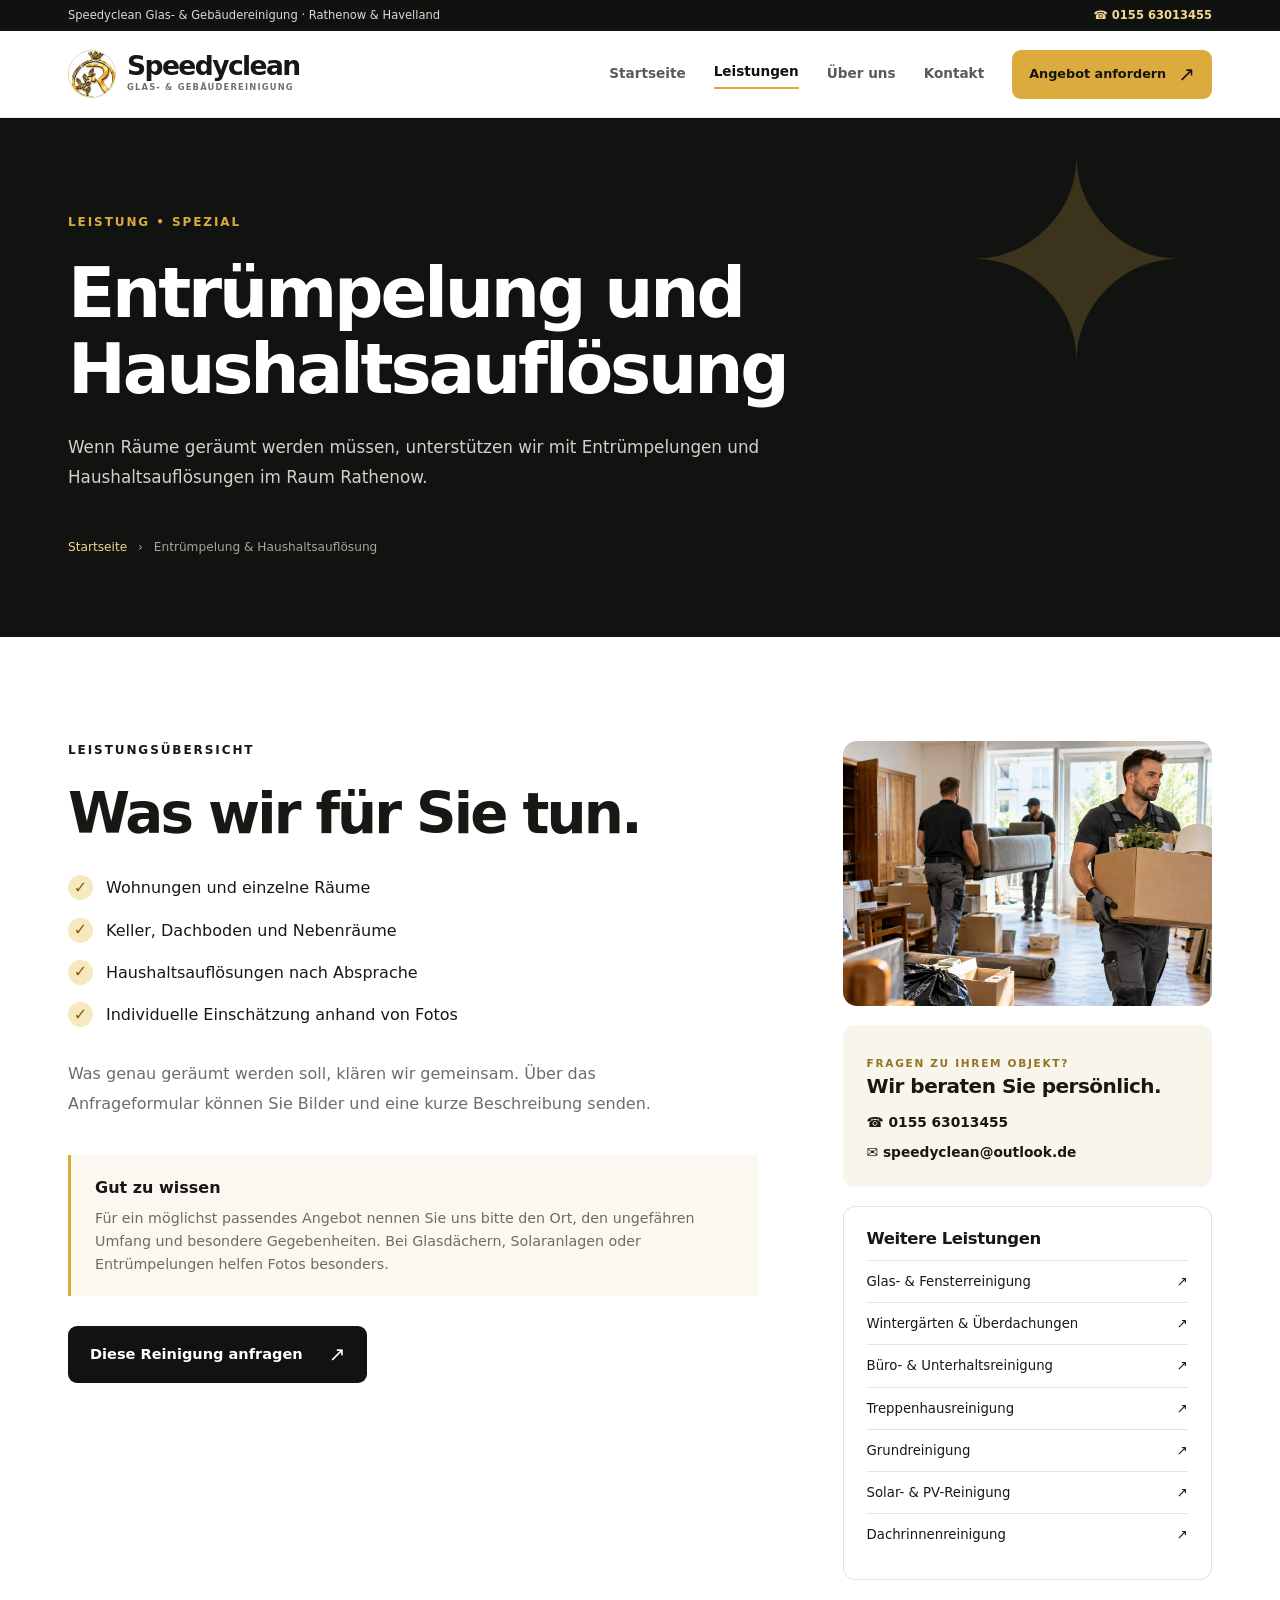
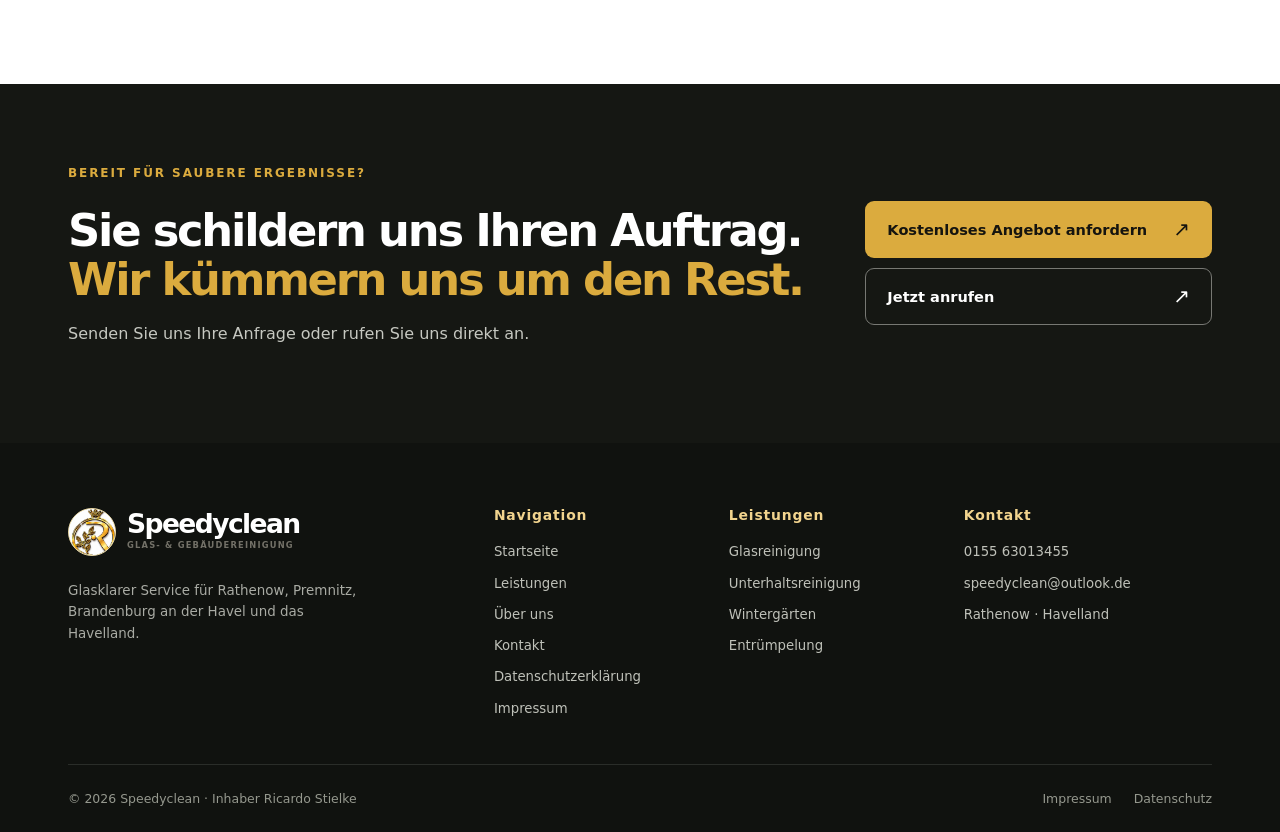
<file: entruempelung.html>
<!DOCTYPE html>

<html lang="de"><head><meta charset="utf-8"/><meta content="width=device-width,initial-scale=1" name="viewport"/><meta content="#171714" name="theme-color"/><meta content="Wenn Räume geräumt werden müssen, unterstützen wir mit Entrümpelungen und Haushaltsauflösungen im Raum Rathenow." name="description"/><meta content="index,follow" name="robots"/><meta content="website" property="og:type"/><meta content="de_DE" property="og:locale"/><meta content="Entrümpelung und Haushaltsauflösung | Speedyclean" property="og:title"/><meta content="Wenn Räume geräumt werden müssen, unterstützen wir mit Entrümpelungen und Haushaltsauflösungen im Raum Rathenow." property="og:description"/><meta content="https://speedyclean-hvl.de/entruempelung.html" property="og:url"/><meta content="https://speedyclean-hvl.de/sc_entruempelung.webp" property="og:image"/><link href="https://speedyclean-hvl.de/entruempelung.html" rel="canonical"/><link href="sc_logo.webp" rel="icon" type="image/webp"/><link href="styles.css" rel="stylesheet"/><title>Entrümpelung und Haushaltsauflösung | Speedyclean</title></head><body><div class="top-notice"><div class="container"><span>Speedyclean Glas- &amp; Gebäudereinigung · Rathenow &amp; Havelland</span><a href="tel:+4915563013455">☎ 0155 63013455</a></div></div><header class="site-header" id="site-header"><div class="container header-inner"><a aria-label="Speedyclean Startseite" class="wordmark" href="index.html"><span class="mark"><img alt="Speedyclean Firmenzeichen" class="" loading="lazy" src="sc_logo.webp"/></span><span class="logo-text"><strong>Speedyclean</strong><small>GLAS- &amp; GEBÄUDEREINIGUNG</small></span></a><nav aria-label="Hauptnavigation" class="desktop-nav"><a class="nav-link" href="index.html">Startseite</a><a class="nav-link current" href="leistungen.html">Leistungen</a><a class="nav-link" href="ueber-uns.html">Über uns</a><a class="nav-link" href="kontakt.html">Kontakt</a></nav><div class="header-actions"><a aria-label="Jetzt anrufen" class="header-phone" href="tel:+4915563013455">☎</a><a aria-label="Angebot anfordern ↗ (öffnet Tally in einem neuen Tab)" class="btn btn-gold btn-header" href="https://tally.so/r/0Q2X4j" rel="noopener noreferrer" target="_blank">Angebot anfordern<span aria-hidden="true" class="btn-arrow">↗</span></a><button aria-controls="mobile-menu" aria-expanded="false" aria-label="Menü öffnen" class="mobile-menu-button" id="menu-trigger" type="button"><span></span><span></span><span></span></button></div></div><nav aria-label="Mobile Navigation" class="mobile-menu" id="mobile-menu"><a class="nav-link" href="index.html">Startseite</a><a class="nav-link current" href="leistungen.html">Leistungen</a><a class="nav-link" href="ueber-uns.html">Über uns</a><a class="nav-link" href="kontakt.html">Kontakt</a><a class="mobile-call" href="tel:+4915563013455">☎ 0155 63013455 anrufen</a></nav></header><main id="main"><section class="page-hero"><div class="container page-hero-inner"><p class="eyebrow eyebrow-gold">Leistung • Spezial</p><h1>Entrümpelung und Haushaltsauflösung</h1><p>Wenn Räume geräumt werden müssen, unterstützen wir mit Entrümpelungen und Haushaltsauflösungen im Raum Rathenow.</p><div class="page-crumb"><a href="index.html">Startseite</a> <span>›</span> Entrümpelung &amp; Haushaltsauflösung</div></div></section><section class="section"><div class="container service-detail-grid"><div class="service-detail-main"><p class="eyebrow">Leistungsübersicht</p><h2>Was wir für Sie tun.</h2><ul class="checked-list"><li><span class="check-icon">✓</span>Wohnungen und einzelne Räume</li><li><span class="check-icon">✓</span>Keller, Dachboden und Nebenräume</li><li><span class="check-icon">✓</span>Haushaltsauflösungen nach Absprache</li><li><span class="check-icon">✓</span>Individuelle Einschätzung anhand von Fotos</li></ul><p class="service-detail-text">Was genau geräumt werden soll, klären wir gemeinsam. Über das Anfrageformular können Sie Bilder und eine kurze Beschreibung senden.</p><div class="soft-info"><strong>Gut zu wissen</strong><p>Für ein möglichst passendes Angebot nennen Sie uns bitte den Ort, den ungefähren Umfang und besondere Gegebenheiten. Bei Glasdächern, Solaranlagen oder Entrümpelungen helfen Fotos besonders.</p></div><a aria-label="Diese Reinigung anfragen ↗ (öffnet Tally in einem neuen Tab)" class="btn btn-dark" href="https://tally.so/r/0Q2X4j" rel="noopener noreferrer" target="_blank">Diese Reinigung anfragen<span aria-hidden="true" class="btn-arrow">↗</span></a></div><aside class="detail-aside"><div class="detail-visual"><img alt="Entrümpelung &amp; Haushaltsauflösung" class="" loading="lazy" src="sc_entruempelung.webp"/></div><div class="aside-contact"><span class="eyebrow">Fragen zu Ihrem Objekt?</span><h3>Wir beraten Sie persönlich.</h3><a href="tel:+4915563013455">☎ 0155 63013455</a><a href="mailto:speedyclean@outlook.de">✉ speedyclean@outlook.de</a></div><div class="related-services"><h3>Weitere Leistungen</h3><a class="related-item" href="glasreinigung.html"><span>Glas- &amp; Fensterreinigung</span><span aria-hidden="true">↗</span></a><a class="related-item" href="wintergartenreinigung.html"><span>Wintergärten &amp; Überdachungen</span><span aria-hidden="true">↗</span></a><a class="related-item" href="unterhaltsreinigung.html"><span>Büro- &amp; Unterhaltsreinigung</span><span aria-hidden="true">↗</span></a><a class="related-item" href="treppenhausreinigung.html"><span>Treppenhausreinigung</span><span aria-hidden="true">↗</span></a><a class="related-item" href="grundreinigung.html"><span>Grundreinigung</span><span aria-hidden="true">↗</span></a><a class="related-item" href="solarreinigung.html"><span>Solar- &amp; PV-Reinigung</span><span aria-hidden="true">↗</span></a><a class="related-item" href="dachrinnenreinigung.html"><span>Dachrinnenreinigung</span><span aria-hidden="true">↗</span></a></div></aside></div></section><section class="closing-cta"><div class="container closing-inner"><div><p class="eyebrow eyebrow-gold">Bereit für saubere Ergebnisse?</p><h2>Sie schildern uns Ihren Auftrag.<br/><em>Wir kümmern uns um den Rest.</em></h2><p>Senden Sie uns Ihre Anfrage oder rufen Sie uns direkt an.</p></div><div class="closing-actions"><a aria-label="Kostenloses Angebot anfordern ↗ (öffnet Tally in einem neuen Tab)" class="btn btn-gold" href="https://tally.so/r/0Q2X4j" rel="noopener noreferrer" target="_blank">Kostenloses Angebot anfordern<span aria-hidden="true" class="btn-arrow">↗</span></a><a class="btn btn-outline-light" href="tel:+4915563013455">Jetzt anrufen<span aria-hidden="true" class="btn-arrow">↗</span></a></div></div></section></main><footer class="footer"><div class="container"><div class="footer-top"><div class="footer-brand"><a class="wordmark wordmark-footer" href="index.html"><span class="mark"><img alt="Speedyclean Firmenzeichen" class="" loading="lazy" src="sc_logo.webp"/></span><span class="logo-text"><strong>Speedyclean</strong><small>GLAS- &amp; GEBÄUDEREINIGUNG</small></span></a><p>Glasklarer Service für Rathenow, Premnitz, Brandenburg an der Havel und das Havelland.</p></div><div class="footer-col"><h3>Navigation</h3><a href="index.html">Startseite</a><a href="leistungen.html">Leistungen</a><a href="ueber-uns.html">Über uns</a><a href="kontakt.html">Kontakt</a><a href="datenschutz.html">Datenschutzerklärung</a><a href="impressum.html">Impressum</a></div><div class="footer-col"><h3>Leistungen</h3><a href="glasreinigung.html">Glasreinigung</a><a href="unterhaltsreinigung.html">Unterhaltsreinigung</a><a href="wintergartenreinigung.html">Wintergärten</a><a href="entruempelung.html">Entrümpelung</a></div><div class="footer-col"><h3>Kontakt</h3><a href="tel:+4915563013455">0155 63013455</a><a href="mailto:speedyclean@outlook.de">speedyclean@outlook.de</a><span>Rathenow · Havelland</span></div></div><div class="footer-bottom"><span>© 2026 Speedyclean · Inhaber Ricardo Stielke</span><span><a href="impressum.html">Impressum</a><a href="datenschutz.html">Datenschutz</a></span></div></div></footer><div class="mobile-sticky-cta"><a href="tel:+4915563013455">☎ Anrufen</a><a aria-label="✦ Angebot anfordern (öffnet Tally in einem neuen Tab)" href="https://tally.so/r/0Q2X4j" rel="noopener noreferrer" target="_blank">✦ Angebot anfordern</a></div><script defer="" src="main.js"></script></body></html>
</file>
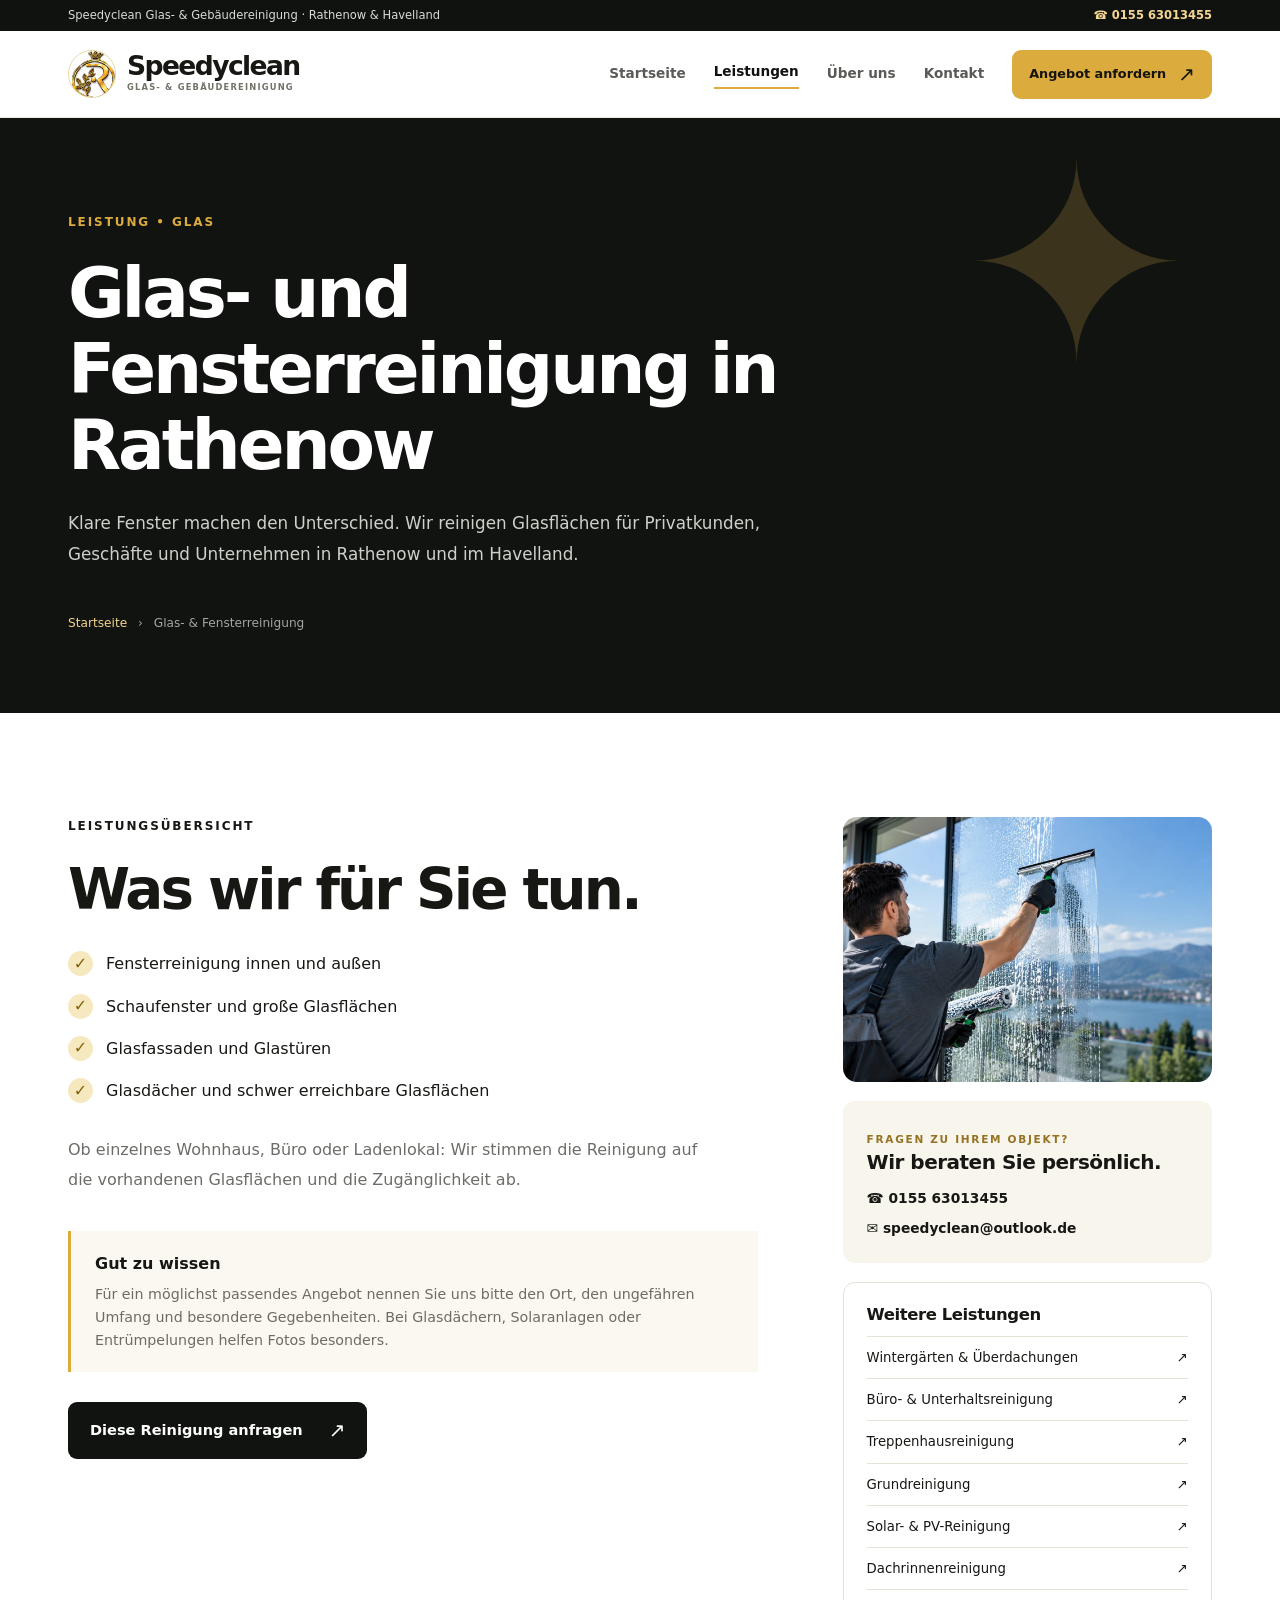
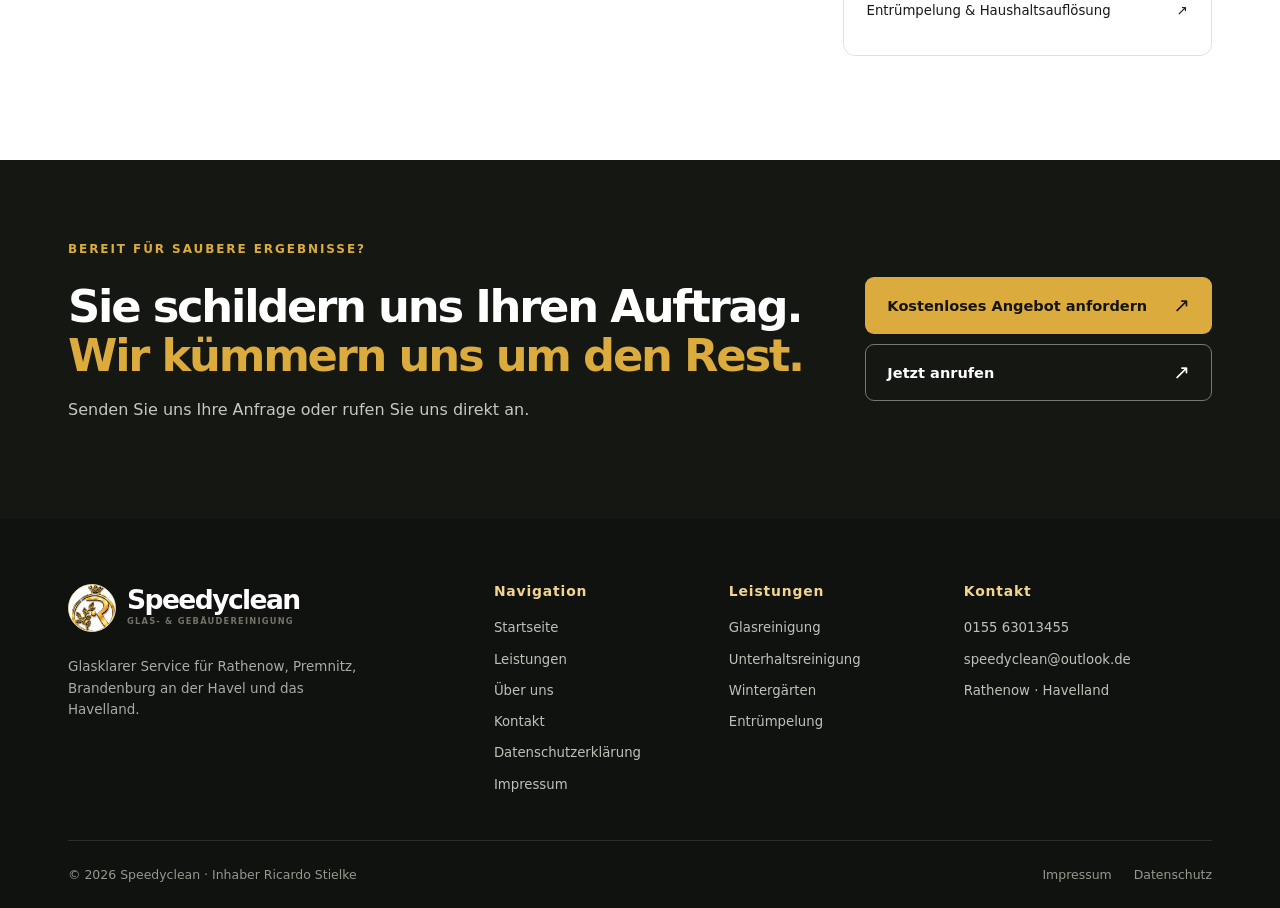
<file: glasreinigung.html>
<!DOCTYPE html>

<html lang="de"><head><meta charset="utf-8"/><meta content="width=device-width,initial-scale=1" name="viewport"/><meta content="#171714" name="theme-color"/><meta content="Klare Fenster machen den Unterschied. Wir reinigen Glasflächen für Privatkunden, Geschäfte und Unternehmen in Rathenow und im Havelland." name="description"/><meta content="index,follow" name="robots"/><meta content="website" property="og:type"/><meta content="de_DE" property="og:locale"/><meta content="Glas- und Fensterreinigung in Rathenow | Speedyclean" property="og:title"/><meta content="Klare Fenster machen den Unterschied. Wir reinigen Glasflächen für Privatkunden, Geschäfte und Unternehmen in Rathenow und im Havelland." property="og:description"/><meta content="https://speedyclean-hvl.de/glasreinigung.html" property="og:url"/><meta content="https://speedyclean-hvl.de/sc_fenster.webp" property="og:image"/><link href="https://speedyclean-hvl.de/glasreinigung.html" rel="canonical"/><link href="sc_logo.webp" rel="icon" type="image/webp"/><link href="styles.css" rel="stylesheet"/><title>Glas- und Fensterreinigung in Rathenow | Speedyclean</title></head><body><div class="top-notice"><div class="container"><span>Speedyclean Glas- &amp; Gebäudereinigung · Rathenow &amp; Havelland</span><a href="tel:+4915563013455">☎ 0155 63013455</a></div></div><header class="site-header" id="site-header"><div class="container header-inner"><a aria-label="Speedyclean Startseite" class="wordmark" href="index.html"><span class="mark"><img alt="Speedyclean Firmenzeichen" class="" loading="lazy" src="sc_logo.webp"/></span><span class="logo-text"><strong>Speedyclean</strong><small>GLAS- &amp; GEBÄUDEREINIGUNG</small></span></a><nav aria-label="Hauptnavigation" class="desktop-nav"><a class="nav-link" href="index.html">Startseite</a><a class="nav-link current" href="leistungen.html">Leistungen</a><a class="nav-link" href="ueber-uns.html">Über uns</a><a class="nav-link" href="kontakt.html">Kontakt</a></nav><div class="header-actions"><a aria-label="Jetzt anrufen" class="header-phone" href="tel:+4915563013455">☎</a><a aria-label="Angebot anfordern ↗ (öffnet Tally in einem neuen Tab)" class="btn btn-gold btn-header" href="https://tally.so/r/0Q2X4j" rel="noopener noreferrer" target="_blank">Angebot anfordern<span aria-hidden="true" class="btn-arrow">↗</span></a><button aria-controls="mobile-menu" aria-expanded="false" aria-label="Menü öffnen" class="mobile-menu-button" id="menu-trigger" type="button"><span></span><span></span><span></span></button></div></div><nav aria-label="Mobile Navigation" class="mobile-menu" id="mobile-menu"><a class="nav-link" href="index.html">Startseite</a><a class="nav-link current" href="leistungen.html">Leistungen</a><a class="nav-link" href="ueber-uns.html">Über uns</a><a class="nav-link" href="kontakt.html">Kontakt</a><a class="mobile-call" href="tel:+4915563013455">☎ 0155 63013455 anrufen</a></nav></header><main id="main"><section class="page-hero"><div class="container page-hero-inner"><p class="eyebrow eyebrow-gold">Leistung • Glas</p><h1>Glas- und Fensterreinigung in Rathenow</h1><p>Klare Fenster machen den Unterschied. Wir reinigen Glasflächen für Privatkunden, Geschäfte und Unternehmen in Rathenow und im Havelland.</p><div class="page-crumb"><a href="index.html">Startseite</a> <span>›</span> Glas- &amp; Fensterreinigung</div></div></section><section class="section"><div class="container service-detail-grid"><div class="service-detail-main"><p class="eyebrow">Leistungsübersicht</p><h2>Was wir für Sie tun.</h2><ul class="checked-list"><li><span class="check-icon">✓</span>Fensterreinigung innen und außen</li><li><span class="check-icon">✓</span>Schaufenster und große Glasflächen</li><li><span class="check-icon">✓</span>Glasfassaden und Glastüren</li><li><span class="check-icon">✓</span>Glasdächer und schwer erreichbare Glasflächen</li></ul><p class="service-detail-text">Ob einzelnes Wohnhaus, Büro oder Ladenlokal: Wir stimmen die Reinigung auf die vorhandenen Glasflächen und die Zugänglichkeit ab.</p><div class="soft-info"><strong>Gut zu wissen</strong><p>Für ein möglichst passendes Angebot nennen Sie uns bitte den Ort, den ungefähren Umfang und besondere Gegebenheiten. Bei Glasdächern, Solaranlagen oder Entrümpelungen helfen Fotos besonders.</p></div><a aria-label="Diese Reinigung anfragen ↗ (öffnet Tally in einem neuen Tab)" class="btn btn-dark" href="https://tally.so/r/0Q2X4j" rel="noopener noreferrer" target="_blank">Diese Reinigung anfragen<span aria-hidden="true" class="btn-arrow">↗</span></a></div><aside class="detail-aside"><div class="detail-visual"><img alt="Glas- &amp; Fensterreinigung" class="" loading="lazy" src="sc_fenster.webp"/></div><div class="aside-contact"><span class="eyebrow">Fragen zu Ihrem Objekt?</span><h3>Wir beraten Sie persönlich.</h3><a href="tel:+4915563013455">☎ 0155 63013455</a><a href="mailto:speedyclean@outlook.de">✉ speedyclean@outlook.de</a></div><div class="related-services"><h3>Weitere Leistungen</h3><a class="related-item" href="wintergartenreinigung.html"><span>Wintergärten &amp; Überdachungen</span><span aria-hidden="true">↗</span></a><a class="related-item" href="unterhaltsreinigung.html"><span>Büro- &amp; Unterhaltsreinigung</span><span aria-hidden="true">↗</span></a><a class="related-item" href="treppenhausreinigung.html"><span>Treppenhausreinigung</span><span aria-hidden="true">↗</span></a><a class="related-item" href="grundreinigung.html"><span>Grundreinigung</span><span aria-hidden="true">↗</span></a><a class="related-item" href="solarreinigung.html"><span>Solar- &amp; PV-Reinigung</span><span aria-hidden="true">↗</span></a><a class="related-item" href="dachrinnenreinigung.html"><span>Dachrinnenreinigung</span><span aria-hidden="true">↗</span></a><a class="related-item" href="entruempelung.html"><span>Entrümpelung &amp; Haushaltsauflösung</span><span aria-hidden="true">↗</span></a></div></aside></div></section><section class="closing-cta"><div class="container closing-inner"><div><p class="eyebrow eyebrow-gold">Bereit für saubere Ergebnisse?</p><h2>Sie schildern uns Ihren Auftrag.<br/><em>Wir kümmern uns um den Rest.</em></h2><p>Senden Sie uns Ihre Anfrage oder rufen Sie uns direkt an.</p></div><div class="closing-actions"><a aria-label="Kostenloses Angebot anfordern ↗ (öffnet Tally in einem neuen Tab)" class="btn btn-gold" href="https://tally.so/r/0Q2X4j" rel="noopener noreferrer" target="_blank">Kostenloses Angebot anfordern<span aria-hidden="true" class="btn-arrow">↗</span></a><a class="btn btn-outline-light" href="tel:+4915563013455">Jetzt anrufen<span aria-hidden="true" class="btn-arrow">↗</span></a></div></div></section></main><footer class="footer"><div class="container"><div class="footer-top"><div class="footer-brand"><a class="wordmark wordmark-footer" href="index.html"><span class="mark"><img alt="Speedyclean Firmenzeichen" class="" loading="lazy" src="sc_logo.webp"/></span><span class="logo-text"><strong>Speedyclean</strong><small>GLAS- &amp; GEBÄUDEREINIGUNG</small></span></a><p>Glasklarer Service für Rathenow, Premnitz, Brandenburg an der Havel und das Havelland.</p></div><div class="footer-col"><h3>Navigation</h3><a href="index.html">Startseite</a><a href="leistungen.html">Leistungen</a><a href="ueber-uns.html">Über uns</a><a href="kontakt.html">Kontakt</a><a href="datenschutz.html">Datenschutzerklärung</a><a href="impressum.html">Impressum</a></div><div class="footer-col"><h3>Leistungen</h3><a href="glasreinigung.html">Glasreinigung</a><a href="unterhaltsreinigung.html">Unterhaltsreinigung</a><a href="wintergartenreinigung.html">Wintergärten</a><a href="entruempelung.html">Entrümpelung</a></div><div class="footer-col"><h3>Kontakt</h3><a href="tel:+4915563013455">0155 63013455</a><a href="mailto:speedyclean@outlook.de">speedyclean@outlook.de</a><span>Rathenow · Havelland</span></div></div><div class="footer-bottom"><span>© 2026 Speedyclean · Inhaber Ricardo Stielke</span><span><a href="impressum.html">Impressum</a><a href="datenschutz.html">Datenschutz</a></span></div></div></footer><div class="mobile-sticky-cta"><a href="tel:+4915563013455">☎ Anrufen</a><a aria-label="✦ Angebot anfordern (öffnet Tally in einem neuen Tab)" href="https://tally.so/r/0Q2X4j" rel="noopener noreferrer" target="_blank">✦ Angebot anfordern</a></div><script defer="" src="main.js"></script></body></html>
</file>
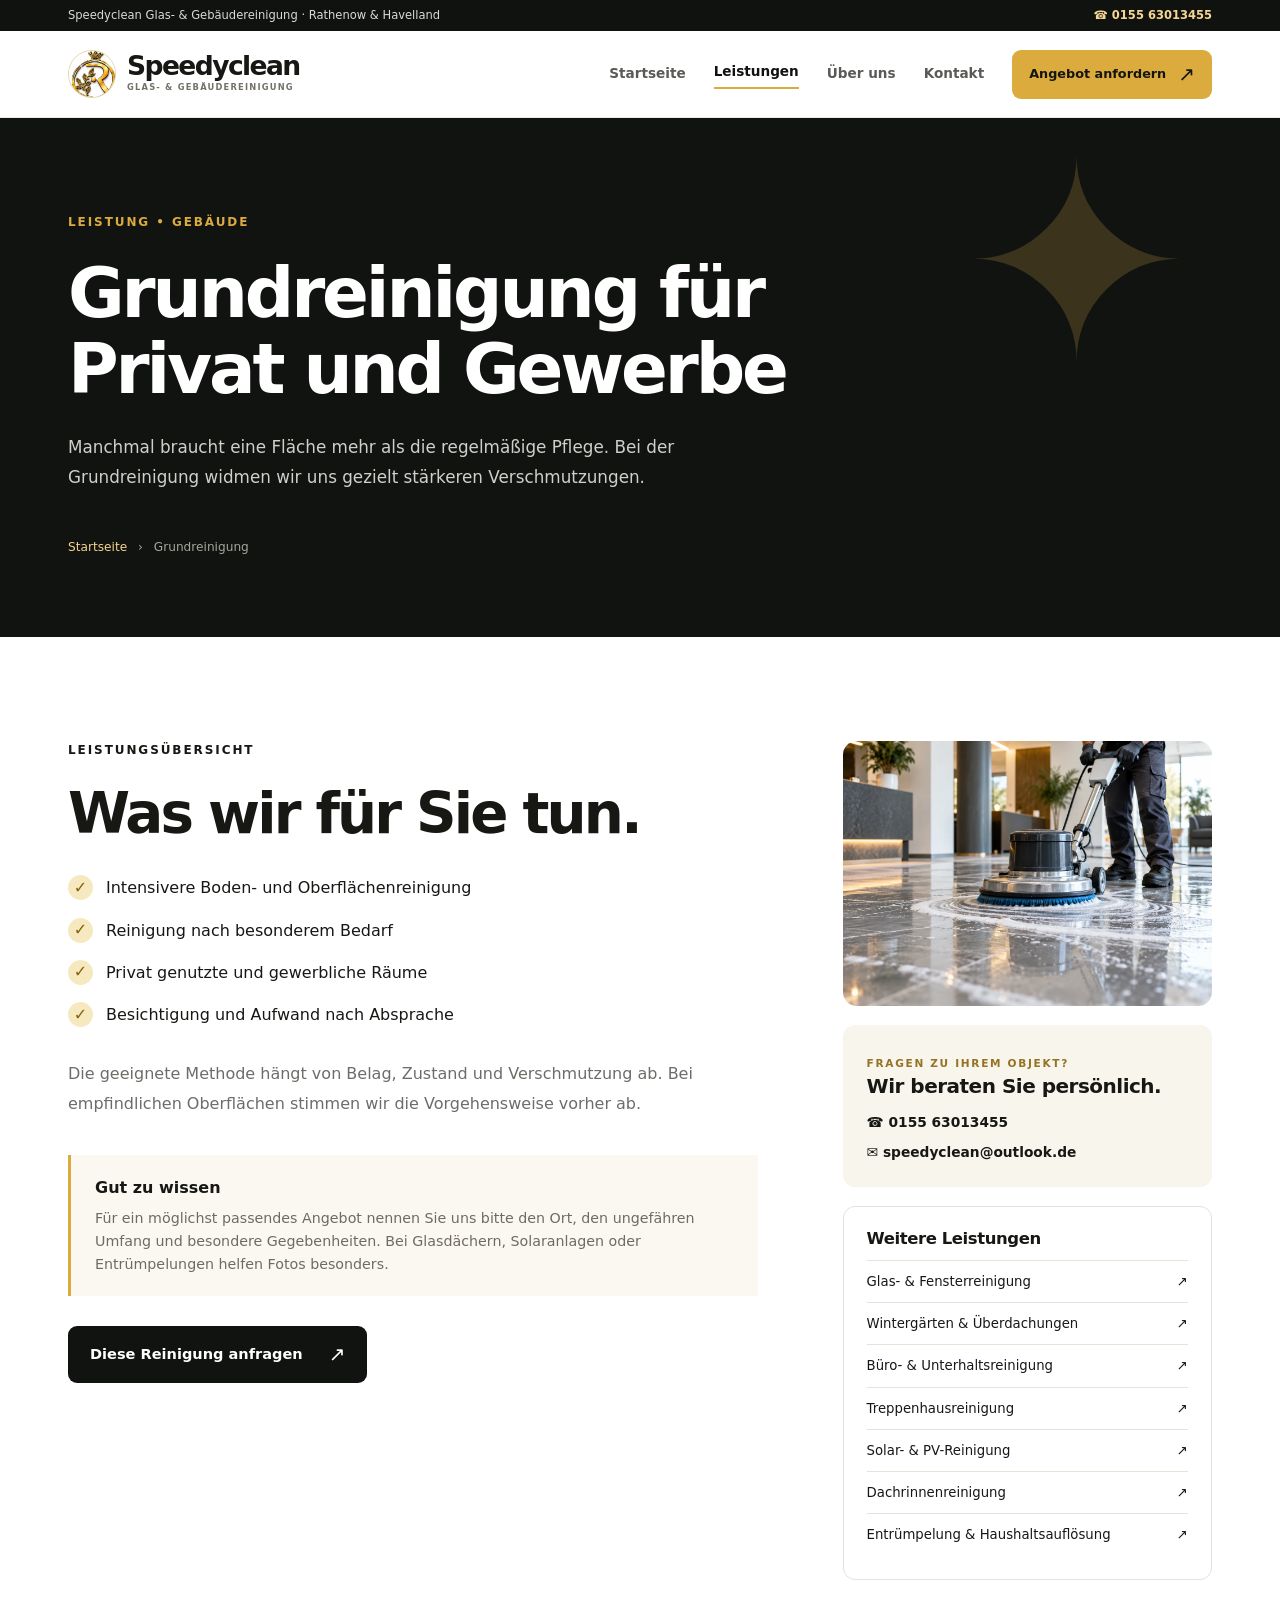
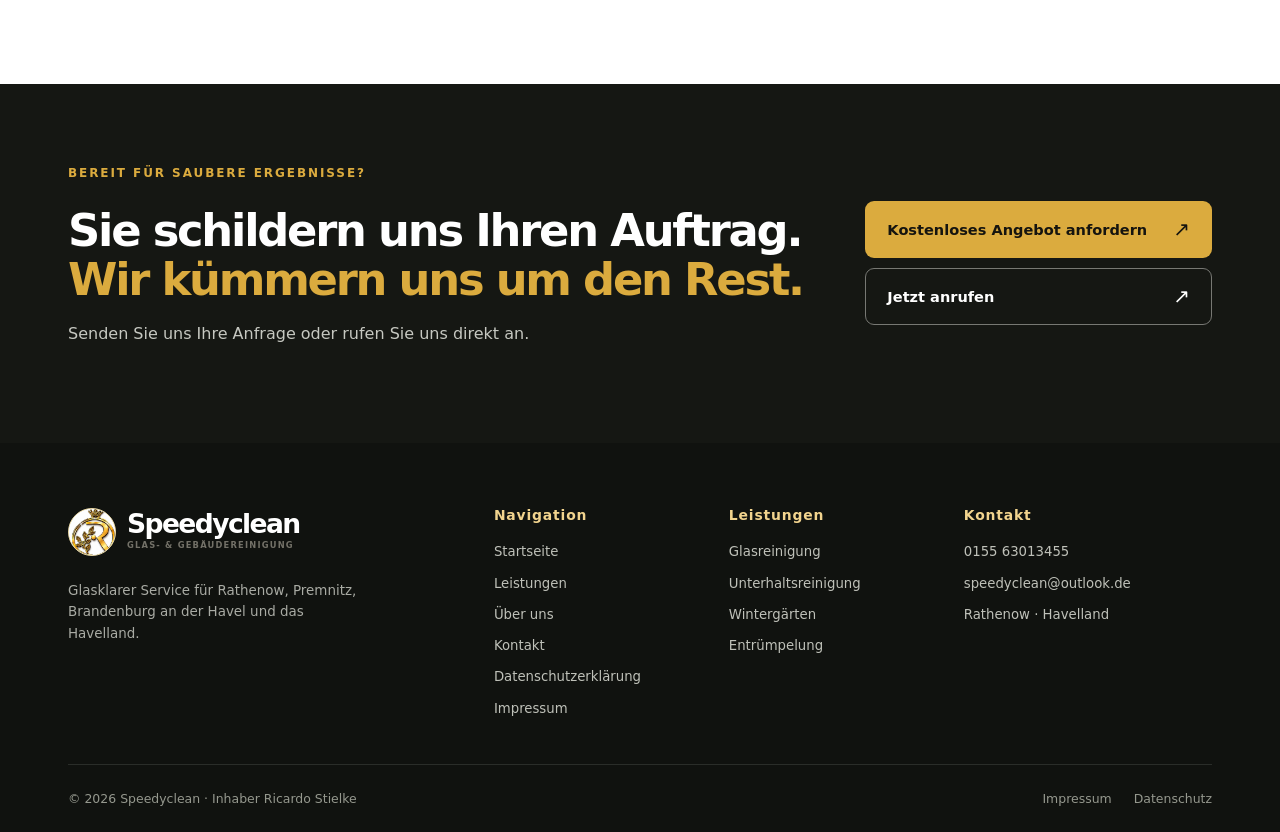
<file: grundreinigung.html>
<!DOCTYPE html>

<html lang="de"><head><meta charset="utf-8"/><meta content="width=device-width,initial-scale=1" name="viewport"/><meta content="#171714" name="theme-color"/><meta content="Manchmal braucht eine Fläche mehr als die regelmäßige Pflege. Bei der Grundreinigung widmen wir uns gezielt stärkeren Verschmutzungen." name="description"/><meta content="index,follow" name="robots"/><meta content="website" property="og:type"/><meta content="de_DE" property="og:locale"/><meta content="Grundreinigung für Privat und Gewerbe | Speedyclean" property="og:title"/><meta content="Manchmal braucht eine Fläche mehr als die regelmäßige Pflege. Bei der Grundreinigung widmen wir uns gezielt stärkeren Verschmutzungen." property="og:description"/><meta content="https://speedyclean-hvl.de/grundreinigung.html" property="og:url"/><meta content="https://speedyclean-hvl.de/sc_grund.webp" property="og:image"/><link href="https://speedyclean-hvl.de/grundreinigung.html" rel="canonical"/><link href="sc_logo.webp" rel="icon" type="image/webp"/><link href="styles.css" rel="stylesheet"/><title>Grundreinigung für Privat und Gewerbe | Speedyclean</title></head><body><div class="top-notice"><div class="container"><span>Speedyclean Glas- &amp; Gebäudereinigung · Rathenow &amp; Havelland</span><a href="tel:+4915563013455">☎ 0155 63013455</a></div></div><header class="site-header" id="site-header"><div class="container header-inner"><a aria-label="Speedyclean Startseite" class="wordmark" href="index.html"><span class="mark"><img alt="Speedyclean Firmenzeichen" class="" loading="lazy" src="sc_logo.webp"/></span><span class="logo-text"><strong>Speedyclean</strong><small>GLAS- &amp; GEBÄUDEREINIGUNG</small></span></a><nav aria-label="Hauptnavigation" class="desktop-nav"><a class="nav-link" href="index.html">Startseite</a><a class="nav-link current" href="leistungen.html">Leistungen</a><a class="nav-link" href="ueber-uns.html">Über uns</a><a class="nav-link" href="kontakt.html">Kontakt</a></nav><div class="header-actions"><a aria-label="Jetzt anrufen" class="header-phone" href="tel:+4915563013455">☎</a><a aria-label="Angebot anfordern ↗ (öffnet Tally in einem neuen Tab)" class="btn btn-gold btn-header" href="https://tally.so/r/0Q2X4j" rel="noopener noreferrer" target="_blank">Angebot anfordern<span aria-hidden="true" class="btn-arrow">↗</span></a><button aria-controls="mobile-menu" aria-expanded="false" aria-label="Menü öffnen" class="mobile-menu-button" id="menu-trigger" type="button"><span></span><span></span><span></span></button></div></div><nav aria-label="Mobile Navigation" class="mobile-menu" id="mobile-menu"><a class="nav-link" href="index.html">Startseite</a><a class="nav-link current" href="leistungen.html">Leistungen</a><a class="nav-link" href="ueber-uns.html">Über uns</a><a class="nav-link" href="kontakt.html">Kontakt</a><a class="mobile-call" href="tel:+4915563013455">☎ 0155 63013455 anrufen</a></nav></header><main id="main"><section class="page-hero"><div class="container page-hero-inner"><p class="eyebrow eyebrow-gold">Leistung • Gebäude</p><h1>Grundreinigung für Privat und Gewerbe</h1><p>Manchmal braucht eine Fläche mehr als die regelmäßige Pflege. Bei der Grundreinigung widmen wir uns gezielt stärkeren Verschmutzungen.</p><div class="page-crumb"><a href="index.html">Startseite</a> <span>›</span> Grundreinigung</div></div></section><section class="section"><div class="container service-detail-grid"><div class="service-detail-main"><p class="eyebrow">Leistungsübersicht</p><h2>Was wir für Sie tun.</h2><ul class="checked-list"><li><span class="check-icon">✓</span>Intensivere Boden- und Oberflächenreinigung</li><li><span class="check-icon">✓</span>Reinigung nach besonderem Bedarf</li><li><span class="check-icon">✓</span>Privat genutzte und gewerbliche Räume</li><li><span class="check-icon">✓</span>Besichtigung und Aufwand nach Absprache</li></ul><p class="service-detail-text">Die geeignete Methode hängt von Belag, Zustand und Verschmutzung ab. Bei empfindlichen Oberflächen stimmen wir die Vorgehensweise vorher ab.</p><div class="soft-info"><strong>Gut zu wissen</strong><p>Für ein möglichst passendes Angebot nennen Sie uns bitte den Ort, den ungefähren Umfang und besondere Gegebenheiten. Bei Glasdächern, Solaranlagen oder Entrümpelungen helfen Fotos besonders.</p></div><a aria-label="Diese Reinigung anfragen ↗ (öffnet Tally in einem neuen Tab)" class="btn btn-dark" href="https://tally.so/r/0Q2X4j" rel="noopener noreferrer" target="_blank">Diese Reinigung anfragen<span aria-hidden="true" class="btn-arrow">↗</span></a></div><aside class="detail-aside"><div class="detail-visual"><img alt="Grundreinigung" class="" loading="lazy" src="sc_grund.webp"/></div><div class="aside-contact"><span class="eyebrow">Fragen zu Ihrem Objekt?</span><h3>Wir beraten Sie persönlich.</h3><a href="tel:+4915563013455">☎ 0155 63013455</a><a href="mailto:speedyclean@outlook.de">✉ speedyclean@outlook.de</a></div><div class="related-services"><h3>Weitere Leistungen</h3><a class="related-item" href="glasreinigung.html"><span>Glas- &amp; Fensterreinigung</span><span aria-hidden="true">↗</span></a><a class="related-item" href="wintergartenreinigung.html"><span>Wintergärten &amp; Überdachungen</span><span aria-hidden="true">↗</span></a><a class="related-item" href="unterhaltsreinigung.html"><span>Büro- &amp; Unterhaltsreinigung</span><span aria-hidden="true">↗</span></a><a class="related-item" href="treppenhausreinigung.html"><span>Treppenhausreinigung</span><span aria-hidden="true">↗</span></a><a class="related-item" href="solarreinigung.html"><span>Solar- &amp; PV-Reinigung</span><span aria-hidden="true">↗</span></a><a class="related-item" href="dachrinnenreinigung.html"><span>Dachrinnenreinigung</span><span aria-hidden="true">↗</span></a><a class="related-item" href="entruempelung.html"><span>Entrümpelung &amp; Haushaltsauflösung</span><span aria-hidden="true">↗</span></a></div></aside></div></section><section class="closing-cta"><div class="container closing-inner"><div><p class="eyebrow eyebrow-gold">Bereit für saubere Ergebnisse?</p><h2>Sie schildern uns Ihren Auftrag.<br/><em>Wir kümmern uns um den Rest.</em></h2><p>Senden Sie uns Ihre Anfrage oder rufen Sie uns direkt an.</p></div><div class="closing-actions"><a aria-label="Kostenloses Angebot anfordern ↗ (öffnet Tally in einem neuen Tab)" class="btn btn-gold" href="https://tally.so/r/0Q2X4j" rel="noopener noreferrer" target="_blank">Kostenloses Angebot anfordern<span aria-hidden="true" class="btn-arrow">↗</span></a><a class="btn btn-outline-light" href="tel:+4915563013455">Jetzt anrufen<span aria-hidden="true" class="btn-arrow">↗</span></a></div></div></section></main><footer class="footer"><div class="container"><div class="footer-top"><div class="footer-brand"><a class="wordmark wordmark-footer" href="index.html"><span class="mark"><img alt="Speedyclean Firmenzeichen" class="" loading="lazy" src="sc_logo.webp"/></span><span class="logo-text"><strong>Speedyclean</strong><small>GLAS- &amp; GEBÄUDEREINIGUNG</small></span></a><p>Glasklarer Service für Rathenow, Premnitz, Brandenburg an der Havel und das Havelland.</p></div><div class="footer-col"><h3>Navigation</h3><a href="index.html">Startseite</a><a href="leistungen.html">Leistungen</a><a href="ueber-uns.html">Über uns</a><a href="kontakt.html">Kontakt</a><a href="datenschutz.html">Datenschutzerklärung</a><a href="impressum.html">Impressum</a></div><div class="footer-col"><h3>Leistungen</h3><a href="glasreinigung.html">Glasreinigung</a><a href="unterhaltsreinigung.html">Unterhaltsreinigung</a><a href="wintergartenreinigung.html">Wintergärten</a><a href="entruempelung.html">Entrümpelung</a></div><div class="footer-col"><h3>Kontakt</h3><a href="tel:+4915563013455">0155 63013455</a><a href="mailto:speedyclean@outlook.de">speedyclean@outlook.de</a><span>Rathenow · Havelland</span></div></div><div class="footer-bottom"><span>© 2026 Speedyclean · Inhaber Ricardo Stielke</span><span><a href="impressum.html">Impressum</a><a href="datenschutz.html">Datenschutz</a></span></div></div></footer><div class="mobile-sticky-cta"><a href="tel:+4915563013455">☎ Anrufen</a><a aria-label="✦ Angebot anfordern (öffnet Tally in einem neuen Tab)" href="https://tally.so/r/0Q2X4j" rel="noopener noreferrer" target="_blank">✦ Angebot anfordern</a></div><script defer="" src="main.js"></script></body></html>
</file>
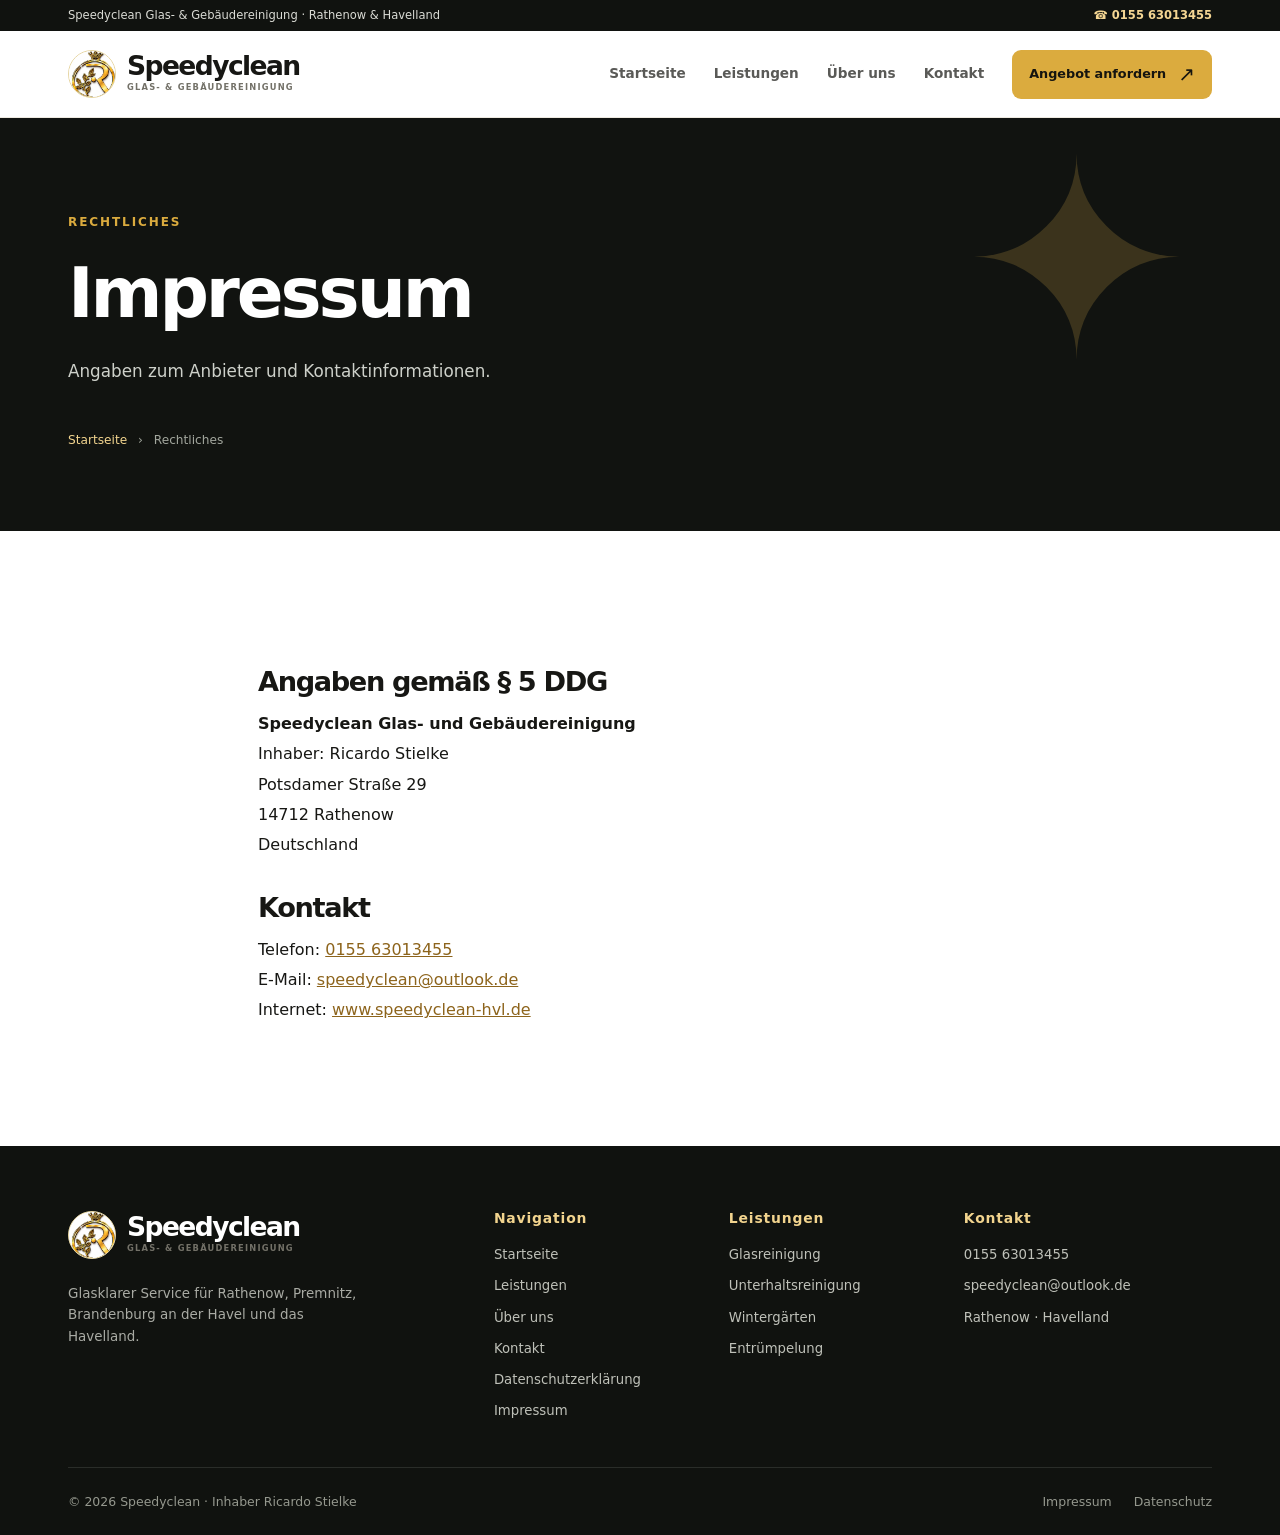
<file: impressum.html>
<!DOCTYPE html>

<html lang="de"><head><meta charset="utf-8"/><meta content="width=device-width,initial-scale=1" name="viewport"/><meta content="#171714" name="theme-color"/><meta content="Professionelle Glas- und Gebäudereinigung für Privat und Gewerbe in Rathenow und im Havelland." name="description"/><meta content="index,follow" name="robots"/><meta content="website" property="og:type"/><meta content="de_DE" property="og:locale"/><meta content="Impressum | Speedyclean" property="og:title"/><meta content="Professionelle Glas- und Gebäudereinigung für Privat und Gewerbe in Rathenow und im Havelland." property="og:description"/><meta content="https://speedyclean-hvl.de/impressum.html" property="og:url"/><meta content="https://speedyclean-hvl.de/sc_brand.webp" property="og:image"/><link href="https://speedyclean-hvl.de/impressum.html" rel="canonical"/><link href="sc_logo.webp" rel="icon" type="image/webp"/><link href="styles.css" rel="stylesheet"/><title>Impressum | Speedyclean</title></head><body><div class="top-notice"><div class="container"><span>Speedyclean Glas- &amp; Gebäudereinigung · Rathenow &amp; Havelland</span><a href="tel:+4915563013455">☎ 0155 63013455</a></div></div><header class="site-header" id="site-header"><div class="container header-inner"><a aria-label="Speedyclean Startseite" class="wordmark" href="index.html"><span class="mark"><img alt="Speedyclean Firmenzeichen" class="" loading="lazy" src="sc_logo.webp"/></span><span class="logo-text"><strong>Speedyclean</strong><small>GLAS- &amp; GEBÄUDEREINIGUNG</small></span></a><nav aria-label="Hauptnavigation" class="desktop-nav"><a class="nav-link" href="index.html">Startseite</a><a class="nav-link" href="leistungen.html">Leistungen</a><a class="nav-link" href="ueber-uns.html">Über uns</a><a class="nav-link" href="kontakt.html">Kontakt</a></nav><div class="header-actions"><a aria-label="Jetzt anrufen" class="header-phone" href="tel:+4915563013455">☎</a><a aria-label="Angebot anfordern ↗ (öffnet Tally in einem neuen Tab)" class="btn btn-gold btn-header" href="https://tally.so/r/0Q2X4j" rel="noopener noreferrer" target="_blank">Angebot anfordern<span aria-hidden="true" class="btn-arrow">↗</span></a><button aria-controls="mobile-menu" aria-expanded="false" aria-label="Menü öffnen" class="mobile-menu-button" id="menu-trigger" type="button"><span></span><span></span><span></span></button></div></div><nav aria-label="Mobile Navigation" class="mobile-menu" id="mobile-menu"><a class="nav-link" href="index.html">Startseite</a><a class="nav-link" href="leistungen.html">Leistungen</a><a class="nav-link" href="ueber-uns.html">Über uns</a><a class="nav-link" href="kontakt.html">Kontakt</a><a class="mobile-call" href="tel:+4915563013455">☎ 0155 63013455 anrufen</a></nav></header><main id="main"><section class="page-hero"><div class="container page-hero-inner"><p class="eyebrow eyebrow-gold">Rechtliches</p><h1>Impressum</h1><p>Angaben zum Anbieter und Kontaktinformationen.</p><div class="page-crumb"><a href="index.html">Startseite</a> <span>›</span> Rechtliches</div></div></section><section class="section"><div class="container legal"><h2>Angaben gemäß § 5 DDG</h2>
<p><strong>Speedyclean Glas- und Gebäudereinigung</strong><br/>Inhaber: Ricardo Stielke<br/>Potsdamer Straße 29<br/>14712 Rathenow<br/>Deutschland</p>
<h2>Kontakt</h2>
<p>Telefon: <a href="tel:+4915563013455">0155 63013455</a><br/>E-Mail: <a href="mailto:speedyclean@outlook.de">speedyclean@outlook.de</a><br/>Internet: <a href="https://speedyclean-hvl.de/">www.speedyclean-hvl.de</a></p></div></section></main><footer class="footer"><div class="container"><div class="footer-top"><div class="footer-brand"><a class="wordmark wordmark-footer" href="index.html"><span class="mark"><img alt="Speedyclean Firmenzeichen" class="" loading="lazy" src="sc_logo.webp"/></span><span class="logo-text"><strong>Speedyclean</strong><small>GLAS- &amp; GEBÄUDEREINIGUNG</small></span></a><p>Glasklarer Service für Rathenow, Premnitz, Brandenburg an der Havel und das Havelland.</p></div><div class="footer-col"><h3>Navigation</h3><a href="index.html">Startseite</a><a href="leistungen.html">Leistungen</a><a href="ueber-uns.html">Über uns</a><a href="kontakt.html">Kontakt</a><a href="datenschutz.html">Datenschutzerklärung</a><a href="impressum.html">Impressum</a></div><div class="footer-col"><h3>Leistungen</h3><a href="glasreinigung.html">Glasreinigung</a><a href="unterhaltsreinigung.html">Unterhaltsreinigung</a><a href="wintergartenreinigung.html">Wintergärten</a><a href="entruempelung.html">Entrümpelung</a></div><div class="footer-col"><h3>Kontakt</h3><a href="tel:+4915563013455">0155 63013455</a><a href="mailto:speedyclean@outlook.de">speedyclean@outlook.de</a><span>Rathenow · Havelland</span></div></div><div class="footer-bottom"><span>© 2026 Speedyclean · Inhaber Ricardo Stielke</span><span><a href="impressum.html">Impressum</a><a href="datenschutz.html">Datenschutz</a></span></div></div></footer><div class="mobile-sticky-cta"><a href="tel:+4915563013455">☎ Anrufen</a><a aria-label="✦ Angebot anfordern (öffnet Tally in einem neuen Tab)" href="https://tally.so/r/0Q2X4j" rel="noopener noreferrer" target="_blank">✦ Angebot anfordern</a></div><script defer="" src="main.js"></script></body></html>
</file>
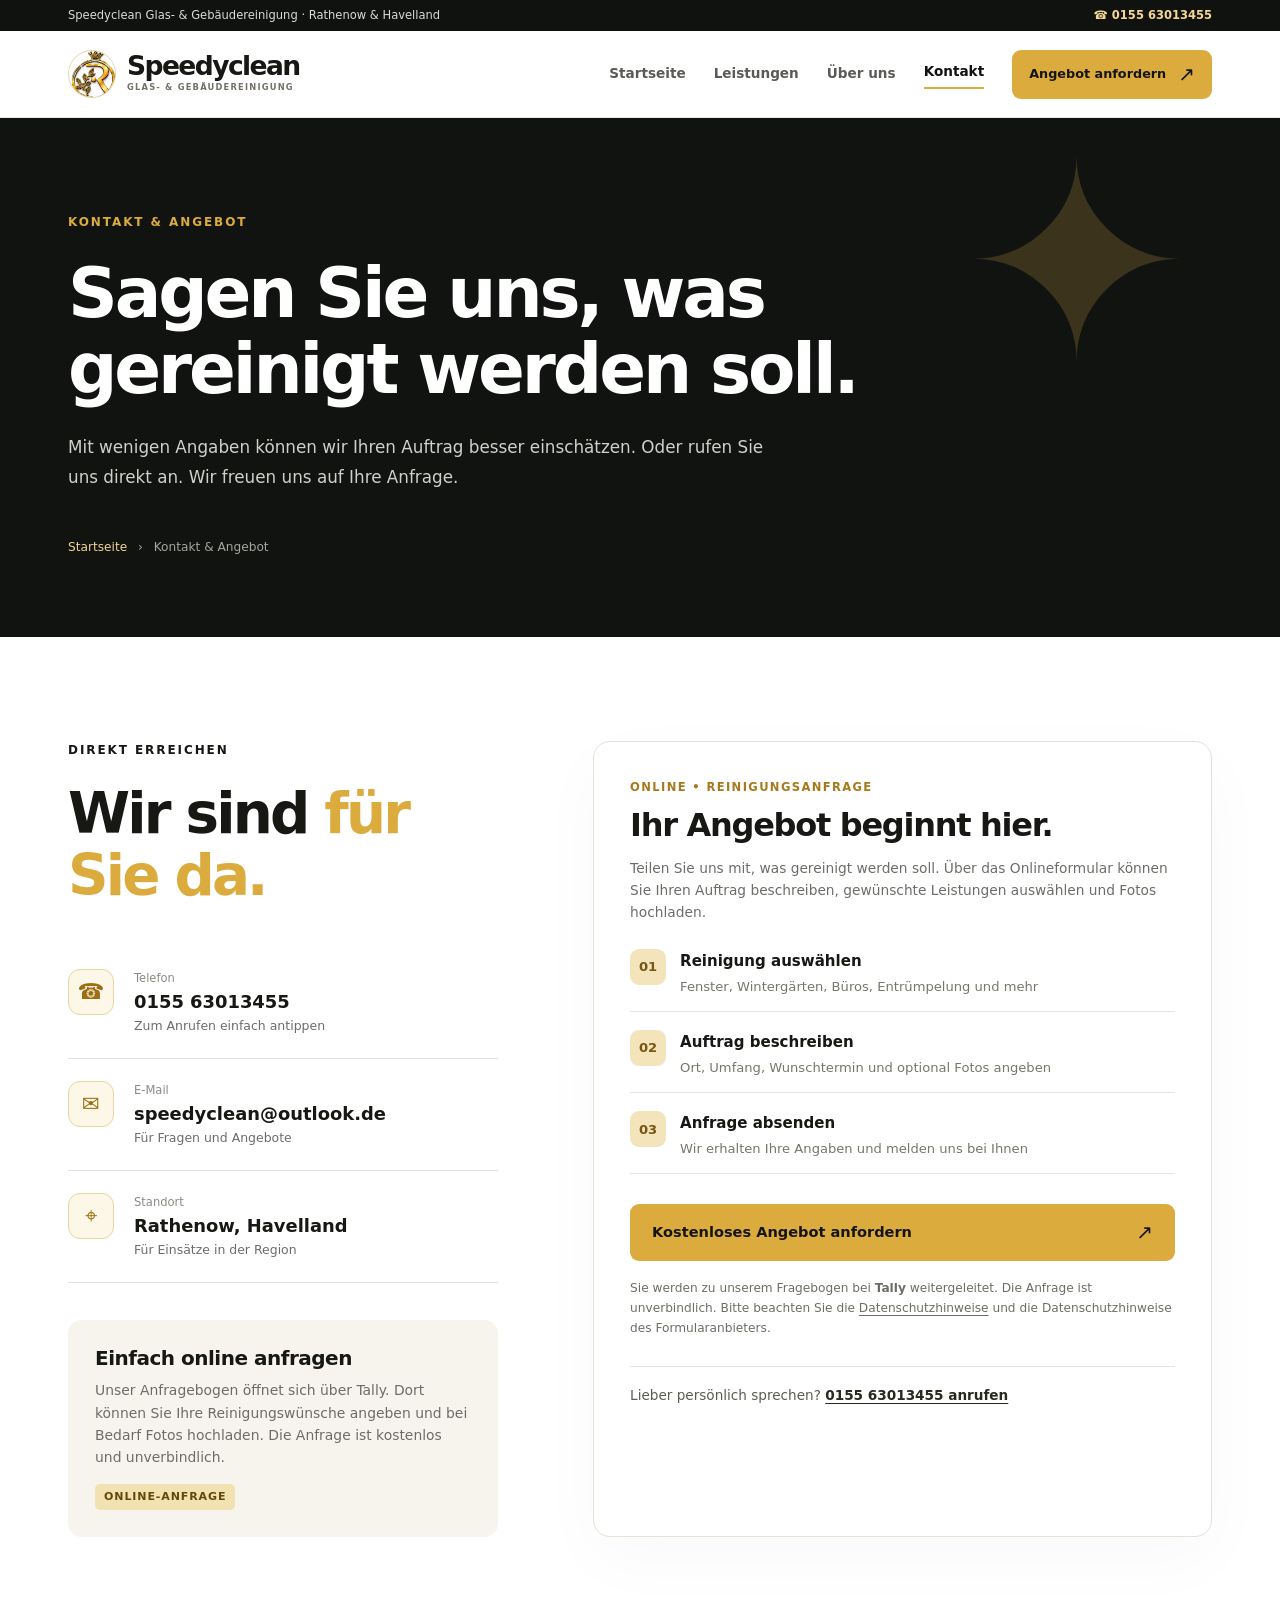
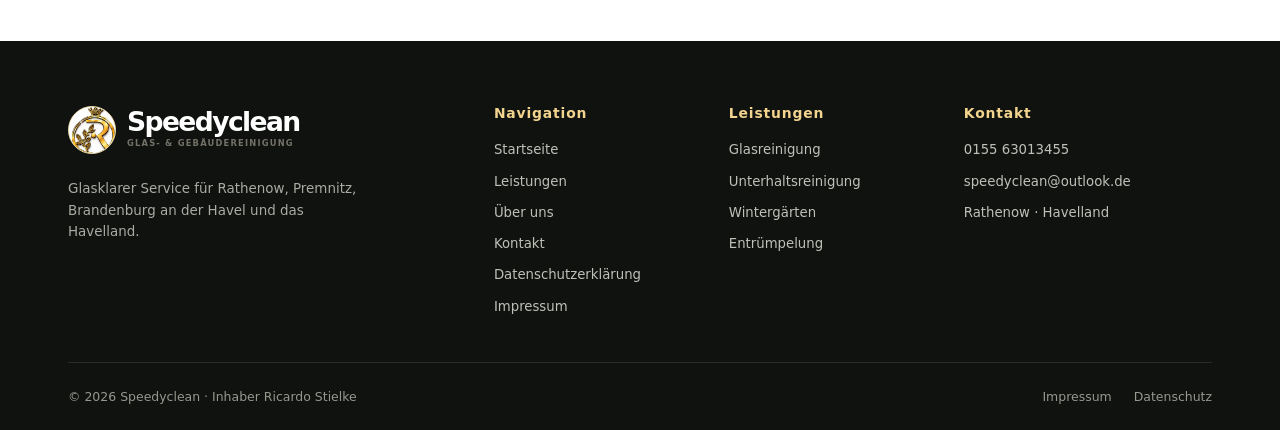
<file: kontakt.html>
<!DOCTYPE html>

<html lang="de"><head><meta charset="utf-8"/><meta content="width=device-width,initial-scale=1" name="viewport"/><meta content="#171714" name="theme-color"/><meta content="Kontaktiere Speedyclean in Rathenow für Glas- und Gebäudereinigung. Jetzt kostenlos und unverbindlich Reinigungsangebot anfragen." name="description"/><meta content="index,follow" name="robots"/><meta content="website" property="og:type"/><meta content="de_DE" property="og:locale"/><meta content="Kontakt &amp; Angebot anfordern | Speedyclean Rathenow" property="og:title"/><meta content="Kontaktiere Speedyclean in Rathenow für Glas- und Gebäudereinigung. Jetzt kostenlos und unverbindlich Reinigungsangebot anfragen." property="og:description"/><meta content="https://speedyclean-hvl.de/kontakt.html" property="og:url"/><meta content="https://speedyclean-hvl.de/sc_brand.webp" property="og:image"/><link href="https://speedyclean-hvl.de/kontakt.html" rel="canonical"/><link href="sc_logo.webp" rel="icon" type="image/webp"/><link href="styles.css" rel="stylesheet"/><title>Kontakt &amp; Angebot anfordern | Speedyclean Rathenow</title></head><body><div class="top-notice"><div class="container"><span>Speedyclean Glas- &amp; Gebäudereinigung · Rathenow &amp; Havelland</span><a href="tel:+4915563013455">☎ 0155 63013455</a></div></div><header class="site-header" id="site-header"><div class="container header-inner"><a aria-label="Speedyclean Startseite" class="wordmark" href="index.html"><span class="mark"><img alt="Speedyclean Firmenzeichen" class="" loading="lazy" src="sc_logo.webp"/></span><span class="logo-text"><strong>Speedyclean</strong><small>GLAS- &amp; GEBÄUDEREINIGUNG</small></span></a><nav aria-label="Hauptnavigation" class="desktop-nav"><a class="nav-link" href="index.html">Startseite</a><a class="nav-link" href="leistungen.html">Leistungen</a><a class="nav-link" href="ueber-uns.html">Über uns</a><a aria-current="page" class="nav-link current" href="kontakt.html">Kontakt</a></nav><div class="header-actions"><a aria-label="Jetzt anrufen" class="header-phone" href="tel:+4915563013455">☎</a><a aria-label="Angebot anfordern ↗ (öffnet Tally in einem neuen Tab)" class="btn btn-gold btn-header" href="https://tally.so/r/0Q2X4j" rel="noopener noreferrer" target="_blank">Angebot anfordern<span aria-hidden="true" class="btn-arrow">↗</span></a><button aria-controls="mobile-menu" aria-expanded="false" aria-label="Menü öffnen" class="mobile-menu-button" id="menu-trigger" type="button"><span></span><span></span><span></span></button></div></div><nav aria-label="Mobile Navigation" class="mobile-menu" id="mobile-menu"><a class="nav-link" href="index.html">Startseite</a><a class="nav-link" href="leistungen.html">Leistungen</a><a class="nav-link" href="ueber-uns.html">Über uns</a><a aria-current="page" class="nav-link current" href="kontakt.html">Kontakt</a><a class="mobile-call" href="tel:+4915563013455">☎ 0155 63013455 anrufen</a></nav></header><main id="main"><section class="page-hero"><div class="container page-hero-inner"><p class="eyebrow eyebrow-gold">Kontakt &amp; Angebot</p><h1>Sagen Sie uns, was gereinigt werden soll.</h1><p>Mit wenigen Angaben können wir Ihren Auftrag besser einschätzen. Oder rufen Sie uns direkt an. Wir freuen uns auf Ihre Anfrage.</p><div class="page-crumb"><a href="index.html">Startseite</a> <span>›</span> Kontakt &amp; Angebot</div></div></section>
<section class="section"><div class="container contact-grid"><div class="contact-left"><p class="eyebrow">Direkt erreichen</p><h2>Wir sind <em>für Sie da.</em></h2><div class="contact-method"><div class="method-icon">☎</div><div><small>Telefon</small><a href="tel:+4915563013455">0155 63013455</a><span>Zum Anrufen einfach antippen</span></div></div><div class="contact-method"><div class="method-icon">✉</div><div><small>E-Mail</small><a href="mailto:speedyclean@outlook.de">speedyclean@outlook.de</a><span>Für Fragen und Angebote</span></div></div><div class="contact-method"><div class="method-icon">⌖</div><div><small>Standort</small><strong>Rathenow, Havelland</strong><span>Für Einsätze in der Region</span></div></div><div class="contact-note"><h3>Einfach online anfragen</h3><p>Unser Anfragebogen öffnet sich über Tally. Dort können Sie Ihre Reinigungswünsche angeben und bei Bedarf Fotos hochladen. Die Anfrage ist kostenlos und unverbindlich.</p><span class="tiny-pill">ONLINE-ANFRAGE</span></div></div><div class="contact-form-panel"><div class="form-label">ONLINE • REINIGUNGSANFRAGE</div>
<h2>Ihr Angebot beginnt hier.</h2>
<p>Teilen Sie uns mit, was gereinigt werden soll. Über das Onlineformular können Sie Ihren Auftrag beschreiben, gewünschte Leistungen auswählen und Fotos hochladen.</p>
<div aria-label="So funktioniert die Anfrage" class="tally-features">
<div class="tally-feature"><span aria-hidden="true">01</span><div><strong>Reinigung auswählen</strong><small>Fenster, Wintergärten, Büros, Entrümpelung und mehr</small></div></div>
<div class="tally-feature"><span aria-hidden="true">02</span><div><strong>Auftrag beschreiben</strong><small>Ort, Umfang, Wunschtermin und optional Fotos angeben</small></div></div>
<div class="tally-feature"><span aria-hidden="true">03</span><div><strong>Anfrage absenden</strong><small>Wir erhalten Ihre Angaben und melden uns bei Ihnen</small></div></div>
</div>
<a aria-label="Kostenloses Angebot bei Tally anfordern (öffnet in einem neuen Tab)" class="btn btn-gold tally-primary-button" href="https://tally.so/r/0Q2X4j" rel="noopener noreferrer" target="_blank">Kostenloses Angebot anfordern <span aria-hidden="true" class="btn-arrow">↗</span></a>
<p class="tally-context">Sie werden zu unserem Fragebogen bei <strong>Tally</strong> weitergeleitet. Die Anfrage ist unverbindlich. Bitte beachten Sie die <a href="datenschutz.html">Datenschutzhinweise</a> und die Datenschutzhinweise des Formularanbieters.</p>
<div class="tally-alternative">Lieber persönlich sprechen? <a href="tel:+4915563013455">0155 63013455 anrufen</a></div></div></div></section></main><footer class="footer"><div class="container"><div class="footer-top"><div class="footer-brand"><a class="wordmark wordmark-footer" href="index.html"><span class="mark"><img alt="Speedyclean Firmenzeichen" class="" loading="lazy" src="sc_logo.webp"/></span><span class="logo-text"><strong>Speedyclean</strong><small>GLAS- &amp; GEBÄUDEREINIGUNG</small></span></a><p>Glasklarer Service für Rathenow, Premnitz, Brandenburg an der Havel und das Havelland.</p></div><div class="footer-col"><h3>Navigation</h3><a href="index.html">Startseite</a><a href="leistungen.html">Leistungen</a><a href="ueber-uns.html">Über uns</a><a href="kontakt.html">Kontakt</a><a href="datenschutz.html">Datenschutzerklärung</a><a href="impressum.html">Impressum</a></div><div class="footer-col"><h3>Leistungen</h3><a href="glasreinigung.html">Glasreinigung</a><a href="unterhaltsreinigung.html">Unterhaltsreinigung</a><a href="wintergartenreinigung.html">Wintergärten</a><a href="entruempelung.html">Entrümpelung</a></div><div class="footer-col"><h3>Kontakt</h3><a href="tel:+4915563013455">0155 63013455</a><a href="mailto:speedyclean@outlook.de">speedyclean@outlook.de</a><span>Rathenow · Havelland</span></div></div><div class="footer-bottom"><span>© 2026 Speedyclean · Inhaber Ricardo Stielke</span><span><a href="impressum.html">Impressum</a><a href="datenschutz.html">Datenschutz</a></span></div></div></footer><div class="mobile-sticky-cta"><a href="tel:+4915563013455">☎ Anrufen</a><a aria-label="✦ Angebot anfordern (öffnet Tally in einem neuen Tab)" href="https://tally.so/r/0Q2X4j" rel="noopener noreferrer" target="_blank">✦ Angebot anfordern</a></div><script defer="" src="main.js"></script></body></html>
</file>
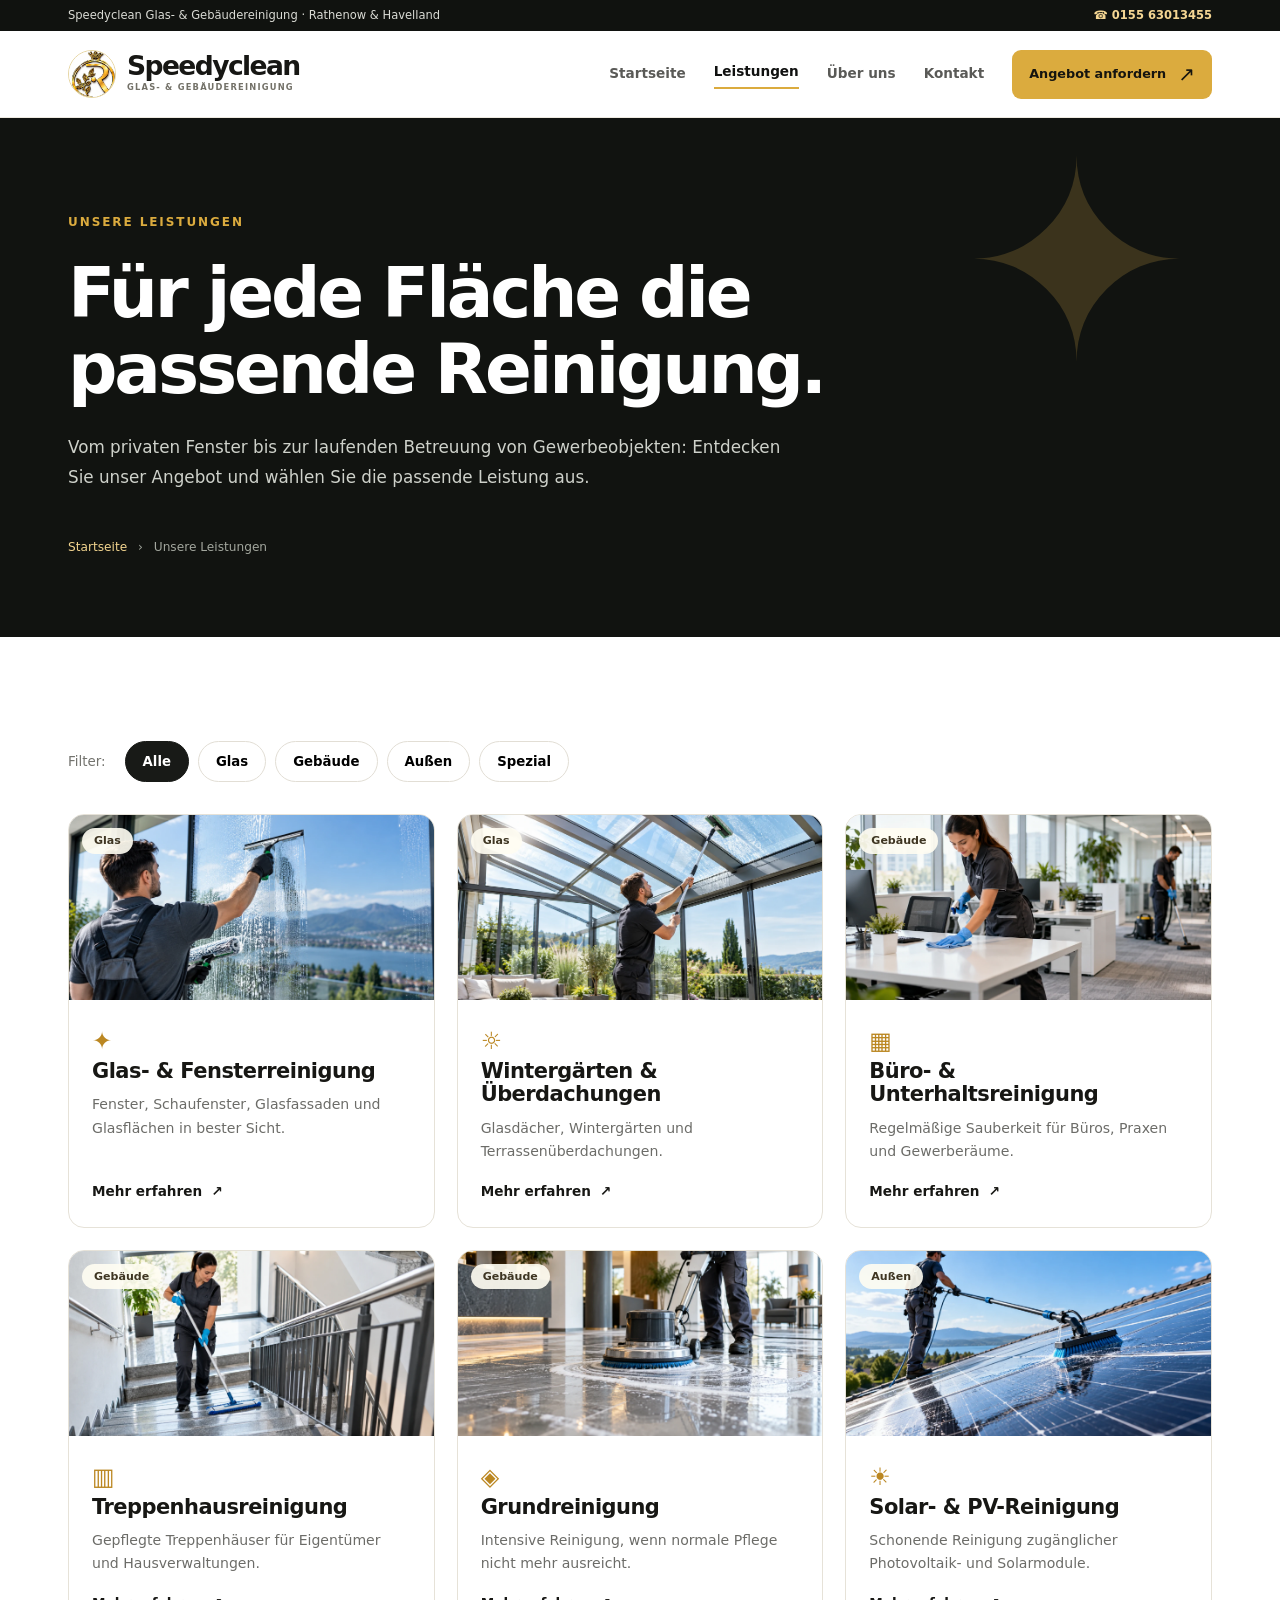
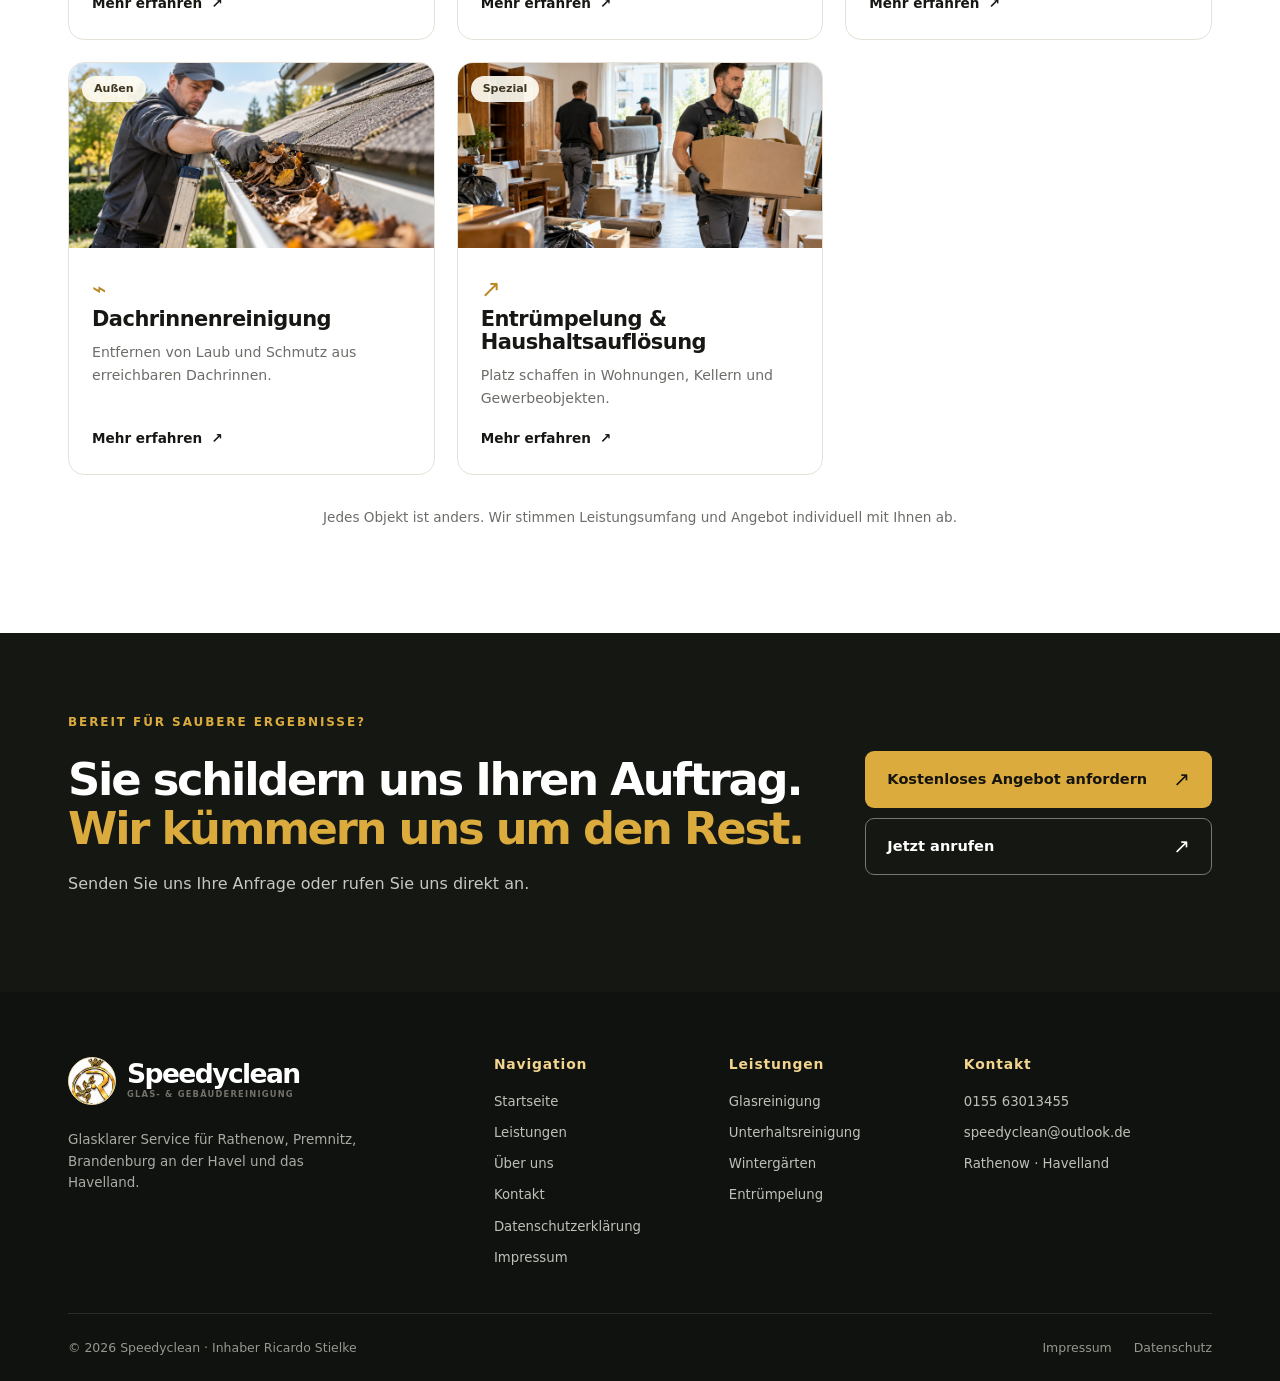
<file: leistungen.html>
<!DOCTYPE html>

<html lang="de"><head><meta charset="utf-8"/><meta content="width=device-width,initial-scale=1" name="viewport"/><meta content="#171714" name="theme-color"/><meta content="Fensterreinigung, Wintergartenreinigung, Unterhaltsreinigung, Treppenhäuser, Solarreinigung und Entrümpelung in Rathenow und im Havelland." name="description"/><meta content="index,follow" name="robots"/><meta content="website" property="og:type"/><meta content="de_DE" property="og:locale"/><meta content="Reinigungsleistungen in Rathenow | Speedyclean" property="og:title"/><meta content="Fensterreinigung, Wintergartenreinigung, Unterhaltsreinigung, Treppenhäuser, Solarreinigung und Entrümpelung in Rathenow und im Havelland." property="og:description"/><meta content="https://speedyclean-hvl.de/leistungen.html" property="og:url"/><meta content="https://speedyclean-hvl.de/sc_brand.webp" property="og:image"/><link href="https://speedyclean-hvl.de/leistungen.html" rel="canonical"/><link href="sc_logo.webp" rel="icon" type="image/webp"/><link href="styles.css" rel="stylesheet"/><title>Reinigungsleistungen in Rathenow | Speedyclean</title></head><body><div class="top-notice"><div class="container"><span>Speedyclean Glas- &amp; Gebäudereinigung · Rathenow &amp; Havelland</span><a href="tel:+4915563013455">☎ 0155 63013455</a></div></div><header class="site-header" id="site-header"><div class="container header-inner"><a aria-label="Speedyclean Startseite" class="wordmark" href="index.html"><span class="mark"><img alt="Speedyclean Firmenzeichen" class="" loading="lazy" src="sc_logo.webp"/></span><span class="logo-text"><strong>Speedyclean</strong><small>GLAS- &amp; GEBÄUDEREINIGUNG</small></span></a><nav aria-label="Hauptnavigation" class="desktop-nav"><a class="nav-link" href="index.html">Startseite</a><a aria-current="page" class="nav-link current" href="leistungen.html">Leistungen</a><a class="nav-link" href="ueber-uns.html">Über uns</a><a class="nav-link" href="kontakt.html">Kontakt</a></nav><div class="header-actions"><a aria-label="Jetzt anrufen" class="header-phone" href="tel:+4915563013455">☎</a><a aria-label="Angebot anfordern ↗ (öffnet Tally in einem neuen Tab)" class="btn btn-gold btn-header" href="https://tally.so/r/0Q2X4j" rel="noopener noreferrer" target="_blank">Angebot anfordern<span aria-hidden="true" class="btn-arrow">↗</span></a><button aria-controls="mobile-menu" aria-expanded="false" aria-label="Menü öffnen" class="mobile-menu-button" id="menu-trigger" type="button"><span></span><span></span><span></span></button></div></div><nav aria-label="Mobile Navigation" class="mobile-menu" id="mobile-menu"><a class="nav-link" href="index.html">Startseite</a><a aria-current="page" class="nav-link current" href="leistungen.html">Leistungen</a><a class="nav-link" href="ueber-uns.html">Über uns</a><a class="nav-link" href="kontakt.html">Kontakt</a><a class="mobile-call" href="tel:+4915563013455">☎ 0155 63013455 anrufen</a></nav></header><main id="main"><section class="page-hero"><div class="container page-hero-inner"><p class="eyebrow eyebrow-gold">Unsere Leistungen</p><h1>Für jede Fläche die passende Reinigung.</h1><p>Vom privaten Fenster bis zur laufenden Betreuung von Gewerbeobjekten: Entdecken Sie unser Angebot und wählen Sie die passende Leistung aus.</p><div class="page-crumb"><a href="index.html">Startseite</a> <span>›</span> Unsere Leistungen</div></div></section>
<section class="section"><div class="container"><div aria-label="Leistungen filtern" class="filter-bar"><span>Filter:</span><button aria-pressed="true" class="filter-chip active" data-filter="Alle">Alle</button><button aria-pressed="false" class="filter-chip" data-filter="Glas">Glas</button><button aria-pressed="false" class="filter-chip" data-filter="Gebäude">Gebäude</button><button aria-pressed="false" class="filter-chip" data-filter="Außen">Außen</button><button aria-pressed="false" class="filter-chip" data-filter="Spezial">Spezial</button></div><div class="services-grid" id="service-grid"><article class="service-card" data-category="Glas"><a aria-label="Mehr zu Glas- &amp; Fensterreinigung" class="service-card-image" href="glasreinigung.html"><img alt="Glas- &amp; Fensterreinigung" class="" loading="lazy" src="sc_fenster.webp"/><span class="service-chip">Glas</span></a><div class="service-card-body"><span class="service-card-symbol">✦</span><h3><a href="glasreinigung.html">Glas- &amp; Fensterreinigung</a></h3><p>Fenster, Schaufenster, Glasfassaden und Glasflächen in bester Sicht.</p><a class="text-link" href="glasreinigung.html">Mehr erfahren <span aria-hidden="true">↗</span></a></div></article><article class="service-card" data-category="Glas"><a aria-label="Mehr zu Wintergärten &amp; Überdachungen" class="service-card-image" href="wintergartenreinigung.html"><img alt="Wintergärten &amp; Überdachungen" class="" loading="lazy" src="sc_wintergarten.webp"/><span class="service-chip">Glas</span></a><div class="service-card-body"><span class="service-card-symbol">☼</span><h3><a href="wintergartenreinigung.html">Wintergärten &amp; Überdachungen</a></h3><p>Glasdächer, Wintergärten und Terrassenüberdachungen.</p><a class="text-link" href="wintergartenreinigung.html">Mehr erfahren <span aria-hidden="true">↗</span></a></div></article><article class="service-card" data-category="Gebäude"><a aria-label="Mehr zu Büro- &amp; Unterhaltsreinigung" class="service-card-image" href="unterhaltsreinigung.html"><img alt="Büro- &amp; Unterhaltsreinigung" class="" loading="lazy" src="sc_buero.webp"/><span class="service-chip">Gebäude</span></a><div class="service-card-body"><span class="service-card-symbol">▦</span><h3><a href="unterhaltsreinigung.html">Büro- &amp; Unterhaltsreinigung</a></h3><p>Regelmäßige Sauberkeit für Büros, Praxen und Gewerberäume.</p><a class="text-link" href="unterhaltsreinigung.html">Mehr erfahren <span aria-hidden="true">↗</span></a></div></article><article class="service-card" data-category="Gebäude"><a aria-label="Mehr zu Treppenhausreinigung" class="service-card-image" href="treppenhausreinigung.html"><img alt="Treppenhausreinigung" class="" loading="lazy" src="sc_treppen.webp"/><span class="service-chip">Gebäude</span></a><div class="service-card-body"><span class="service-card-symbol">▥</span><h3><a href="treppenhausreinigung.html">Treppenhausreinigung</a></h3><p>Gepflegte Treppenhäuser für Eigentümer und Hausverwaltungen.</p><a class="text-link" href="treppenhausreinigung.html">Mehr erfahren <span aria-hidden="true">↗</span></a></div></article><article class="service-card" data-category="Gebäude"><a aria-label="Mehr zu Grundreinigung" class="service-card-image" href="grundreinigung.html"><img alt="Grundreinigung" class="" loading="lazy" src="sc_grund.webp"/><span class="service-chip">Gebäude</span></a><div class="service-card-body"><span class="service-card-symbol">◈</span><h3><a href="grundreinigung.html">Grundreinigung</a></h3><p>Intensive Reinigung, wenn normale Pflege nicht mehr ausreicht.</p><a class="text-link" href="grundreinigung.html">Mehr erfahren <span aria-hidden="true">↗</span></a></div></article><article class="service-card" data-category="Außen"><a aria-label="Mehr zu Solar- &amp; PV-Reinigung" class="service-card-image" href="solarreinigung.html"><img alt="Solar- &amp; PV-Reinigung" class="" loading="lazy" src="sc_solar.webp"/><span class="service-chip">Außen</span></a><div class="service-card-body"><span class="service-card-symbol">☀</span><h3><a href="solarreinigung.html">Solar- &amp; PV-Reinigung</a></h3><p>Schonende Reinigung zugänglicher Photovoltaik- und Solarmodule.</p><a class="text-link" href="solarreinigung.html">Mehr erfahren <span aria-hidden="true">↗</span></a></div></article><article class="service-card" data-category="Außen"><a aria-label="Mehr zu Dachrinnenreinigung" class="service-card-image" href="dachrinnenreinigung.html"><img alt="Dachrinnenreinigung" class="" loading="lazy" src="sc_dachrinnen.webp"/><span class="service-chip">Außen</span></a><div class="service-card-body"><span class="service-card-symbol">⌁</span><h3><a href="dachrinnenreinigung.html">Dachrinnenreinigung</a></h3><p>Entfernen von Laub und Schmutz aus erreichbaren Dachrinnen.</p><a class="text-link" href="dachrinnenreinigung.html">Mehr erfahren <span aria-hidden="true">↗</span></a></div></article><article class="service-card" data-category="Spezial"><a aria-label="Mehr zu Entrümpelung &amp; Haushaltsauflösung" class="service-card-image" href="entruempelung.html"><img alt="Entrümpelung &amp; Haushaltsauflösung" class="" loading="lazy" src="sc_entruempelung.webp"/><span class="service-chip">Spezial</span></a><div class="service-card-body"><span class="service-card-symbol">↗</span><h3><a href="entruempelung.html">Entrümpelung &amp; Haushaltsauflösung</a></h3><p>Platz schaffen in Wohnungen, Kellern und Gewerbeobjekten.</p><a class="text-link" href="entruempelung.html">Mehr erfahren <span aria-hidden="true">↗</span></a></div></article></div><div class="service-footnote">Jedes Objekt ist anders. Wir stimmen Leistungsumfang und Angebot individuell mit Ihnen ab.</div></div></section><section class="closing-cta"><div class="container closing-inner"><div><p class="eyebrow eyebrow-gold">Bereit für saubere Ergebnisse?</p><h2>Sie schildern uns Ihren Auftrag.<br/><em>Wir kümmern uns um den Rest.</em></h2><p>Senden Sie uns Ihre Anfrage oder rufen Sie uns direkt an.</p></div><div class="closing-actions"><a aria-label="Kostenloses Angebot anfordern ↗ (öffnet Tally in einem neuen Tab)" class="btn btn-gold" href="https://tally.so/r/0Q2X4j" rel="noopener noreferrer" target="_blank">Kostenloses Angebot anfordern<span aria-hidden="true" class="btn-arrow">↗</span></a><a class="btn btn-outline-light" href="tel:+4915563013455">Jetzt anrufen<span aria-hidden="true" class="btn-arrow">↗</span></a></div></div></section></main><footer class="footer"><div class="container"><div class="footer-top"><div class="footer-brand"><a class="wordmark wordmark-footer" href="index.html"><span class="mark"><img alt="Speedyclean Firmenzeichen" class="" loading="lazy" src="sc_logo.webp"/></span><span class="logo-text"><strong>Speedyclean</strong><small>GLAS- &amp; GEBÄUDEREINIGUNG</small></span></a><p>Glasklarer Service für Rathenow, Premnitz, Brandenburg an der Havel und das Havelland.</p></div><div class="footer-col"><h3>Navigation</h3><a href="index.html">Startseite</a><a href="leistungen.html">Leistungen</a><a href="ueber-uns.html">Über uns</a><a href="kontakt.html">Kontakt</a><a href="datenschutz.html">Datenschutzerklärung</a><a href="impressum.html">Impressum</a></div><div class="footer-col"><h3>Leistungen</h3><a href="glasreinigung.html">Glasreinigung</a><a href="unterhaltsreinigung.html">Unterhaltsreinigung</a><a href="wintergartenreinigung.html">Wintergärten</a><a href="entruempelung.html">Entrümpelung</a></div><div class="footer-col"><h3>Kontakt</h3><a href="tel:+4915563013455">0155 63013455</a><a href="mailto:speedyclean@outlook.de">speedyclean@outlook.de</a><span>Rathenow · Havelland</span></div></div><div class="footer-bottom"><span>© 2026 Speedyclean · Inhaber Ricardo Stielke</span><span><a href="impressum.html">Impressum</a><a href="datenschutz.html">Datenschutz</a></span></div></div></footer><div class="mobile-sticky-cta"><a href="tel:+4915563013455">☎ Anrufen</a><a aria-label="✦ Angebot anfordern (öffnet Tally in einem neuen Tab)" href="https://tally.so/r/0Q2X4j" rel="noopener noreferrer" target="_blank">✦ Angebot anfordern</a></div><script defer="" src="main.js"></script></body></html>
</file>
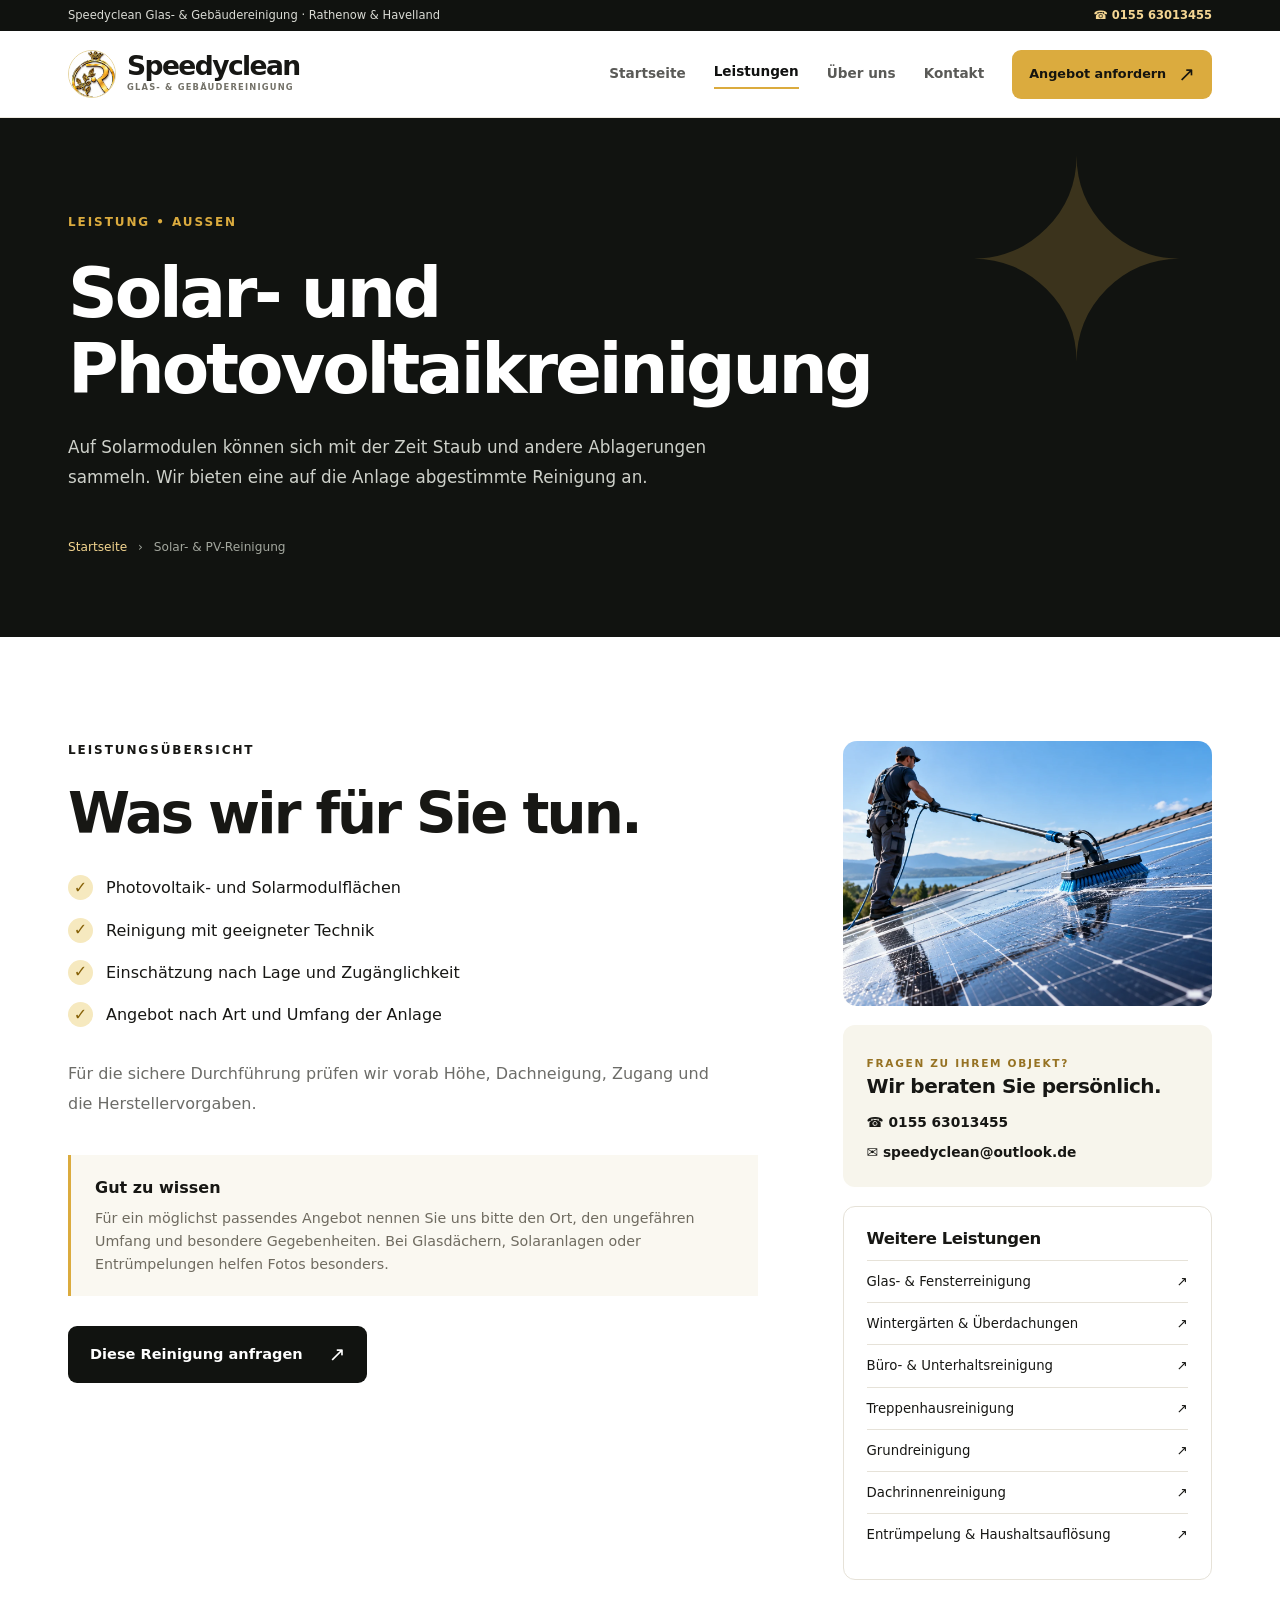
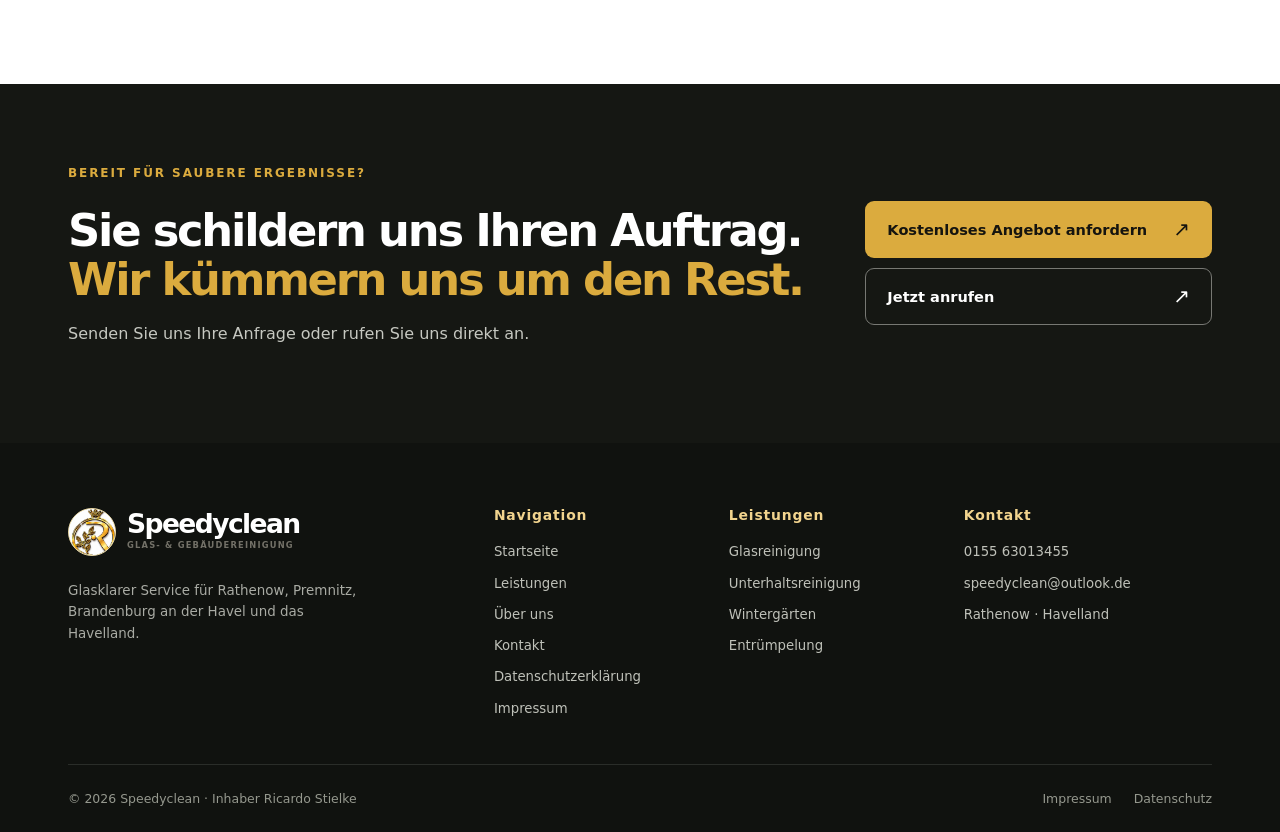
<file: solarreinigung.html>
<!DOCTYPE html>

<html lang="de"><head><meta charset="utf-8"/><meta content="width=device-width,initial-scale=1" name="viewport"/><meta content="#171714" name="theme-color"/><meta content="Auf Solarmodulen können sich mit der Zeit Staub und andere Ablagerungen sammeln. Wir bieten eine auf die Anlage abgestimmte Reinigung an." name="description"/><meta content="index,follow" name="robots"/><meta content="website" property="og:type"/><meta content="de_DE" property="og:locale"/><meta content="Solar- und Photovoltaikreinigung | Speedyclean" property="og:title"/><meta content="Auf Solarmodulen können sich mit der Zeit Staub und andere Ablagerungen sammeln. Wir bieten eine auf die Anlage abgestimmte Reinigung an." property="og:description"/><meta content="https://speedyclean-hvl.de/solarreinigung.html" property="og:url"/><meta content="https://speedyclean-hvl.de/sc_solar.webp" property="og:image"/><link href="https://speedyclean-hvl.de/solarreinigung.html" rel="canonical"/><link href="sc_logo.webp" rel="icon" type="image/webp"/><link href="styles.css" rel="stylesheet"/><title>Solar- und Photovoltaikreinigung | Speedyclean</title></head><body><div class="top-notice"><div class="container"><span>Speedyclean Glas- &amp; Gebäudereinigung · Rathenow &amp; Havelland</span><a href="tel:+4915563013455">☎ 0155 63013455</a></div></div><header class="site-header" id="site-header"><div class="container header-inner"><a aria-label="Speedyclean Startseite" class="wordmark" href="index.html"><span class="mark"><img alt="Speedyclean Firmenzeichen" class="" loading="lazy" src="sc_logo.webp"/></span><span class="logo-text"><strong>Speedyclean</strong><small>GLAS- &amp; GEBÄUDEREINIGUNG</small></span></a><nav aria-label="Hauptnavigation" class="desktop-nav"><a class="nav-link" href="index.html">Startseite</a><a class="nav-link current" href="leistungen.html">Leistungen</a><a class="nav-link" href="ueber-uns.html">Über uns</a><a class="nav-link" href="kontakt.html">Kontakt</a></nav><div class="header-actions"><a aria-label="Jetzt anrufen" class="header-phone" href="tel:+4915563013455">☎</a><a aria-label="Angebot anfordern ↗ (öffnet Tally in einem neuen Tab)" class="btn btn-gold btn-header" href="https://tally.so/r/0Q2X4j" rel="noopener noreferrer" target="_blank">Angebot anfordern<span aria-hidden="true" class="btn-arrow">↗</span></a><button aria-controls="mobile-menu" aria-expanded="false" aria-label="Menü öffnen" class="mobile-menu-button" id="menu-trigger" type="button"><span></span><span></span><span></span></button></div></div><nav aria-label="Mobile Navigation" class="mobile-menu" id="mobile-menu"><a class="nav-link" href="index.html">Startseite</a><a class="nav-link current" href="leistungen.html">Leistungen</a><a class="nav-link" href="ueber-uns.html">Über uns</a><a class="nav-link" href="kontakt.html">Kontakt</a><a class="mobile-call" href="tel:+4915563013455">☎ 0155 63013455 anrufen</a></nav></header><main id="main"><section class="page-hero"><div class="container page-hero-inner"><p class="eyebrow eyebrow-gold">Leistung • Außen</p><h1>Solar- und Photovoltaikreinigung</h1><p>Auf Solarmodulen können sich mit der Zeit Staub und andere Ablagerungen sammeln. Wir bieten eine auf die Anlage abgestimmte Reinigung an.</p><div class="page-crumb"><a href="index.html">Startseite</a> <span>›</span> Solar- &amp; PV-Reinigung</div></div></section><section class="section"><div class="container service-detail-grid"><div class="service-detail-main"><p class="eyebrow">Leistungsübersicht</p><h2>Was wir für Sie tun.</h2><ul class="checked-list"><li><span class="check-icon">✓</span>Photovoltaik- und Solarmodulflächen</li><li><span class="check-icon">✓</span>Reinigung mit geeigneter Technik</li><li><span class="check-icon">✓</span>Einschätzung nach Lage und Zugänglichkeit</li><li><span class="check-icon">✓</span>Angebot nach Art und Umfang der Anlage</li></ul><p class="service-detail-text">Für die sichere Durchführung prüfen wir vorab Höhe, Dachneigung, Zugang und die Herstellervorgaben.</p><div class="soft-info"><strong>Gut zu wissen</strong><p>Für ein möglichst passendes Angebot nennen Sie uns bitte den Ort, den ungefähren Umfang und besondere Gegebenheiten. Bei Glasdächern, Solaranlagen oder Entrümpelungen helfen Fotos besonders.</p></div><a aria-label="Diese Reinigung anfragen ↗ (öffnet Tally in einem neuen Tab)" class="btn btn-dark" href="https://tally.so/r/0Q2X4j" rel="noopener noreferrer" target="_blank">Diese Reinigung anfragen<span aria-hidden="true" class="btn-arrow">↗</span></a></div><aside class="detail-aside"><div class="detail-visual"><img alt="Solar- &amp; PV-Reinigung" class="" loading="lazy" src="sc_solar.webp"/></div><div class="aside-contact"><span class="eyebrow">Fragen zu Ihrem Objekt?</span><h3>Wir beraten Sie persönlich.</h3><a href="tel:+4915563013455">☎ 0155 63013455</a><a href="mailto:speedyclean@outlook.de">✉ speedyclean@outlook.de</a></div><div class="related-services"><h3>Weitere Leistungen</h3><a class="related-item" href="glasreinigung.html"><span>Glas- &amp; Fensterreinigung</span><span aria-hidden="true">↗</span></a><a class="related-item" href="wintergartenreinigung.html"><span>Wintergärten &amp; Überdachungen</span><span aria-hidden="true">↗</span></a><a class="related-item" href="unterhaltsreinigung.html"><span>Büro- &amp; Unterhaltsreinigung</span><span aria-hidden="true">↗</span></a><a class="related-item" href="treppenhausreinigung.html"><span>Treppenhausreinigung</span><span aria-hidden="true">↗</span></a><a class="related-item" href="grundreinigung.html"><span>Grundreinigung</span><span aria-hidden="true">↗</span></a><a class="related-item" href="dachrinnenreinigung.html"><span>Dachrinnenreinigung</span><span aria-hidden="true">↗</span></a><a class="related-item" href="entruempelung.html"><span>Entrümpelung &amp; Haushaltsauflösung</span><span aria-hidden="true">↗</span></a></div></aside></div></section><section class="closing-cta"><div class="container closing-inner"><div><p class="eyebrow eyebrow-gold">Bereit für saubere Ergebnisse?</p><h2>Sie schildern uns Ihren Auftrag.<br/><em>Wir kümmern uns um den Rest.</em></h2><p>Senden Sie uns Ihre Anfrage oder rufen Sie uns direkt an.</p></div><div class="closing-actions"><a aria-label="Kostenloses Angebot anfordern ↗ (öffnet Tally in einem neuen Tab)" class="btn btn-gold" href="https://tally.so/r/0Q2X4j" rel="noopener noreferrer" target="_blank">Kostenloses Angebot anfordern<span aria-hidden="true" class="btn-arrow">↗</span></a><a class="btn btn-outline-light" href="tel:+4915563013455">Jetzt anrufen<span aria-hidden="true" class="btn-arrow">↗</span></a></div></div></section></main><footer class="footer"><div class="container"><div class="footer-top"><div class="footer-brand"><a class="wordmark wordmark-footer" href="index.html"><span class="mark"><img alt="Speedyclean Firmenzeichen" class="" loading="lazy" src="sc_logo.webp"/></span><span class="logo-text"><strong>Speedyclean</strong><small>GLAS- &amp; GEBÄUDEREINIGUNG</small></span></a><p>Glasklarer Service für Rathenow, Premnitz, Brandenburg an der Havel und das Havelland.</p></div><div class="footer-col"><h3>Navigation</h3><a href="index.html">Startseite</a><a href="leistungen.html">Leistungen</a><a href="ueber-uns.html">Über uns</a><a href="kontakt.html">Kontakt</a><a href="datenschutz.html">Datenschutzerklärung</a><a href="impressum.html">Impressum</a></div><div class="footer-col"><h3>Leistungen</h3><a href="glasreinigung.html">Glasreinigung</a><a href="unterhaltsreinigung.html">Unterhaltsreinigung</a><a href="wintergartenreinigung.html">Wintergärten</a><a href="entruempelung.html">Entrümpelung</a></div><div class="footer-col"><h3>Kontakt</h3><a href="tel:+4915563013455">0155 63013455</a><a href="mailto:speedyclean@outlook.de">speedyclean@outlook.de</a><span>Rathenow · Havelland</span></div></div><div class="footer-bottom"><span>© 2026 Speedyclean · Inhaber Ricardo Stielke</span><span><a href="impressum.html">Impressum</a><a href="datenschutz.html">Datenschutz</a></span></div></div></footer><div class="mobile-sticky-cta"><a href="tel:+4915563013455">☎ Anrufen</a><a aria-label="✦ Angebot anfordern (öffnet Tally in einem neuen Tab)" href="https://tally.so/r/0Q2X4j" rel="noopener noreferrer" target="_blank">✦ Angebot anfordern</a></div><script defer="" src="main.js"></script></body></html>
</file>
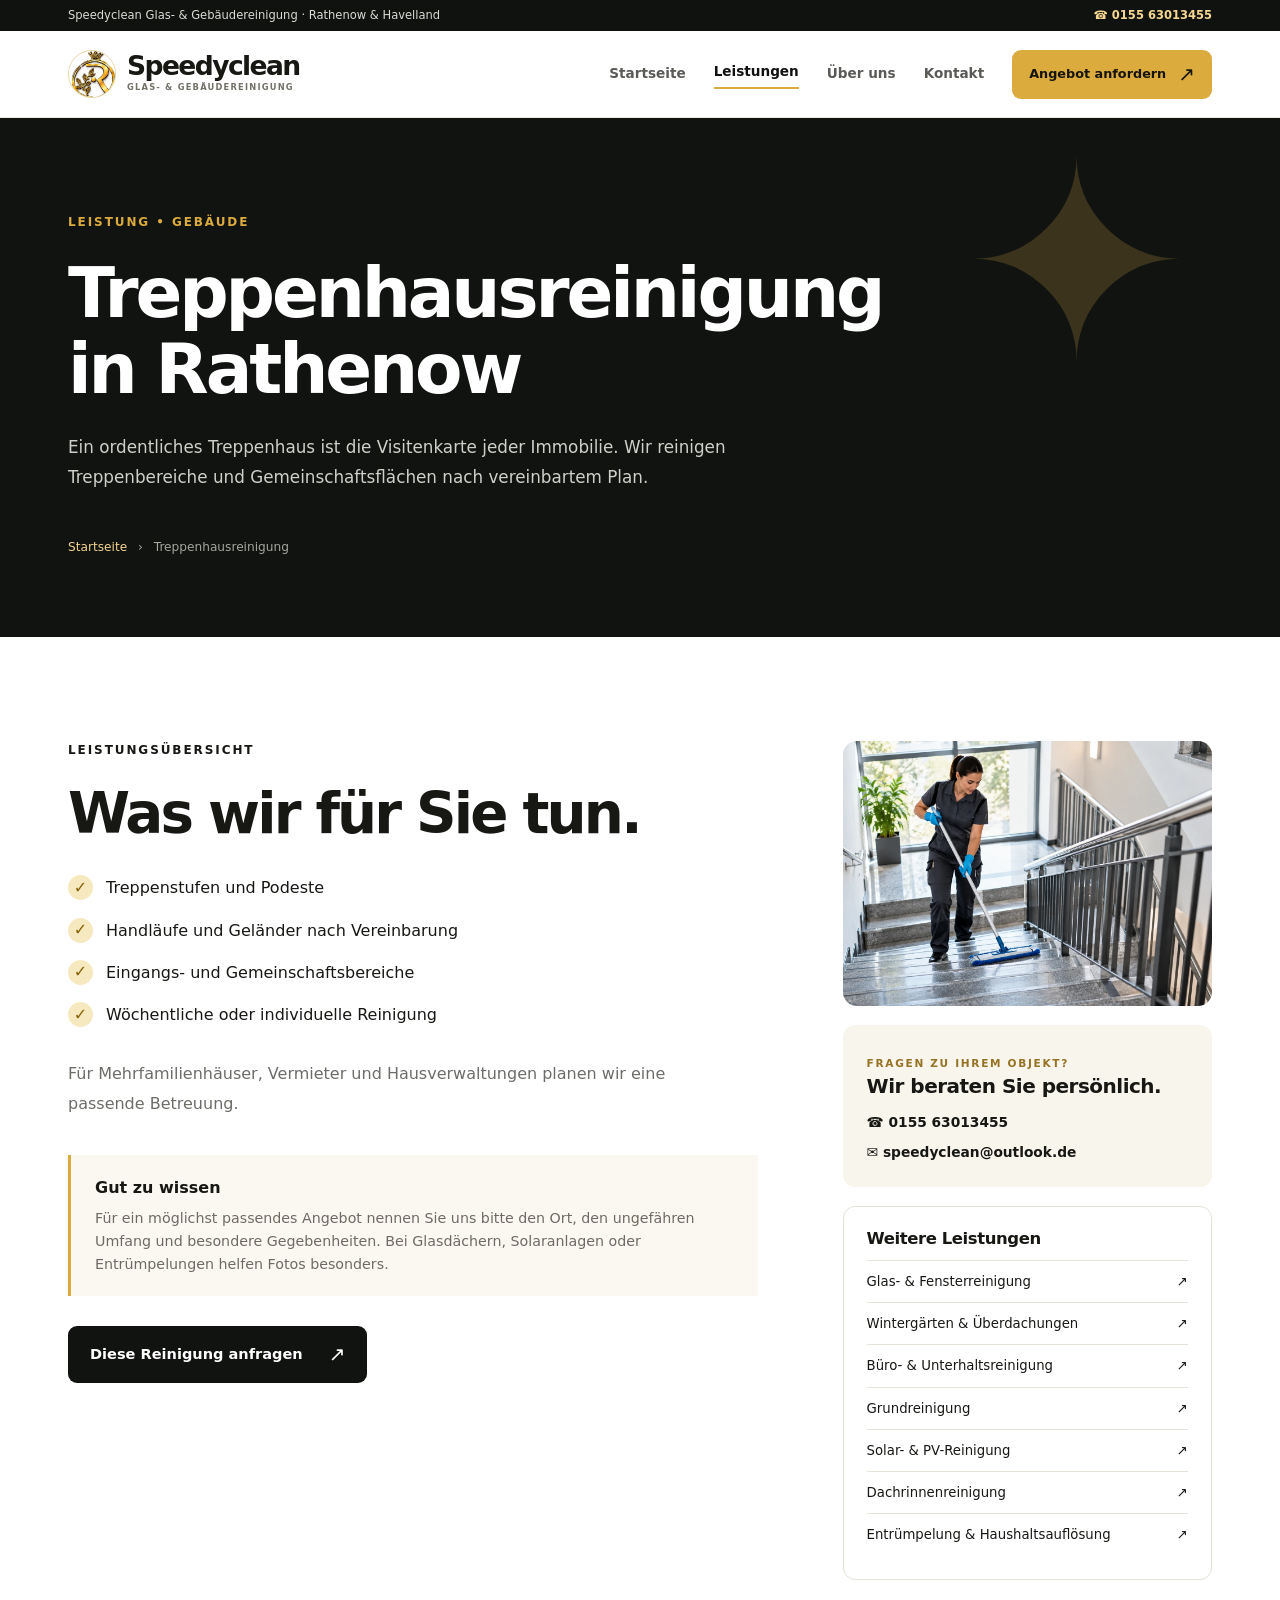
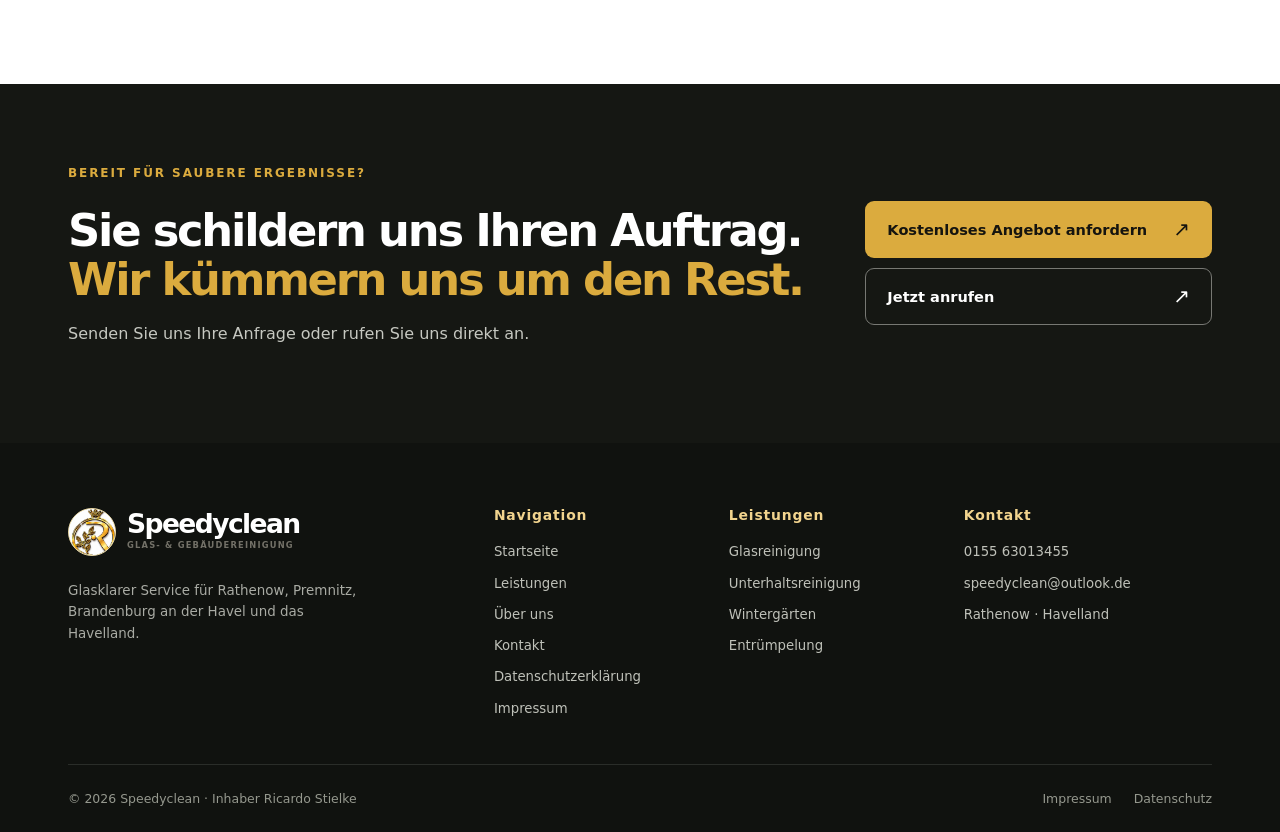
<file: treppenhausreinigung.html>
<!DOCTYPE html>

<html lang="de"><head><meta charset="utf-8"/><meta content="width=device-width,initial-scale=1" name="viewport"/><meta content="#171714" name="theme-color"/><meta content="Ein ordentliches Treppenhaus ist die Visitenkarte jeder Immobilie. Wir reinigen Treppenbereiche und Gemeinschaftsflächen nach vereinbartem Plan." name="description"/><meta content="index,follow" name="robots"/><meta content="website" property="og:type"/><meta content="de_DE" property="og:locale"/><meta content="Treppenhausreinigung in Rathenow | Speedyclean" property="og:title"/><meta content="Ein ordentliches Treppenhaus ist die Visitenkarte jeder Immobilie. Wir reinigen Treppenbereiche und Gemeinschaftsflächen nach vereinbartem Plan." property="og:description"/><meta content="https://speedyclean-hvl.de/treppenhausreinigung.html" property="og:url"/><meta content="https://speedyclean-hvl.de/sc_treppen.webp" property="og:image"/><link href="https://speedyclean-hvl.de/treppenhausreinigung.html" rel="canonical"/><link href="sc_logo.webp" rel="icon" type="image/webp"/><link href="styles.css" rel="stylesheet"/><title>Treppenhausreinigung in Rathenow | Speedyclean</title></head><body><div class="top-notice"><div class="container"><span>Speedyclean Glas- &amp; Gebäudereinigung · Rathenow &amp; Havelland</span><a href="tel:+4915563013455">☎ 0155 63013455</a></div></div><header class="site-header" id="site-header"><div class="container header-inner"><a aria-label="Speedyclean Startseite" class="wordmark" href="index.html"><span class="mark"><img alt="Speedyclean Firmenzeichen" class="" loading="lazy" src="sc_logo.webp"/></span><span class="logo-text"><strong>Speedyclean</strong><small>GLAS- &amp; GEBÄUDEREINIGUNG</small></span></a><nav aria-label="Hauptnavigation" class="desktop-nav"><a class="nav-link" href="index.html">Startseite</a><a class="nav-link current" href="leistungen.html">Leistungen</a><a class="nav-link" href="ueber-uns.html">Über uns</a><a class="nav-link" href="kontakt.html">Kontakt</a></nav><div class="header-actions"><a aria-label="Jetzt anrufen" class="header-phone" href="tel:+4915563013455">☎</a><a aria-label="Angebot anfordern ↗ (öffnet Tally in einem neuen Tab)" class="btn btn-gold btn-header" href="https://tally.so/r/0Q2X4j" rel="noopener noreferrer" target="_blank">Angebot anfordern<span aria-hidden="true" class="btn-arrow">↗</span></a><button aria-controls="mobile-menu" aria-expanded="false" aria-label="Menü öffnen" class="mobile-menu-button" id="menu-trigger" type="button"><span></span><span></span><span></span></button></div></div><nav aria-label="Mobile Navigation" class="mobile-menu" id="mobile-menu"><a class="nav-link" href="index.html">Startseite</a><a class="nav-link current" href="leistungen.html">Leistungen</a><a class="nav-link" href="ueber-uns.html">Über uns</a><a class="nav-link" href="kontakt.html">Kontakt</a><a class="mobile-call" href="tel:+4915563013455">☎ 0155 63013455 anrufen</a></nav></header><main id="main"><section class="page-hero"><div class="container page-hero-inner"><p class="eyebrow eyebrow-gold">Leistung • Gebäude</p><h1>Treppenhausreinigung in Rathenow</h1><p>Ein ordentliches Treppenhaus ist die Visitenkarte jeder Immobilie. Wir reinigen Treppenbereiche und Gemeinschaftsflächen nach vereinbartem Plan.</p><div class="page-crumb"><a href="index.html">Startseite</a> <span>›</span> Treppenhausreinigung</div></div></section><section class="section"><div class="container service-detail-grid"><div class="service-detail-main"><p class="eyebrow">Leistungsübersicht</p><h2>Was wir für Sie tun.</h2><ul class="checked-list"><li><span class="check-icon">✓</span>Treppenstufen und Podeste</li><li><span class="check-icon">✓</span>Handläufe und Geländer nach Vereinbarung</li><li><span class="check-icon">✓</span>Eingangs- und Gemeinschaftsbereiche</li><li><span class="check-icon">✓</span>Wöchentliche oder individuelle Reinigung</li></ul><p class="service-detail-text">Für Mehrfamilienhäuser, Vermieter und Hausverwaltungen planen wir eine passende Betreuung.</p><div class="soft-info"><strong>Gut zu wissen</strong><p>Für ein möglichst passendes Angebot nennen Sie uns bitte den Ort, den ungefähren Umfang und besondere Gegebenheiten. Bei Glasdächern, Solaranlagen oder Entrümpelungen helfen Fotos besonders.</p></div><a aria-label="Diese Reinigung anfragen ↗ (öffnet Tally in einem neuen Tab)" class="btn btn-dark" href="https://tally.so/r/0Q2X4j" rel="noopener noreferrer" target="_blank">Diese Reinigung anfragen<span aria-hidden="true" class="btn-arrow">↗</span></a></div><aside class="detail-aside"><div class="detail-visual"><img alt="Treppenhausreinigung" class="" loading="lazy" src="sc_treppen.webp"/></div><div class="aside-contact"><span class="eyebrow">Fragen zu Ihrem Objekt?</span><h3>Wir beraten Sie persönlich.</h3><a href="tel:+4915563013455">☎ 0155 63013455</a><a href="mailto:speedyclean@outlook.de">✉ speedyclean@outlook.de</a></div><div class="related-services"><h3>Weitere Leistungen</h3><a class="related-item" href="glasreinigung.html"><span>Glas- &amp; Fensterreinigung</span><span aria-hidden="true">↗</span></a><a class="related-item" href="wintergartenreinigung.html"><span>Wintergärten &amp; Überdachungen</span><span aria-hidden="true">↗</span></a><a class="related-item" href="unterhaltsreinigung.html"><span>Büro- &amp; Unterhaltsreinigung</span><span aria-hidden="true">↗</span></a><a class="related-item" href="grundreinigung.html"><span>Grundreinigung</span><span aria-hidden="true">↗</span></a><a class="related-item" href="solarreinigung.html"><span>Solar- &amp; PV-Reinigung</span><span aria-hidden="true">↗</span></a><a class="related-item" href="dachrinnenreinigung.html"><span>Dachrinnenreinigung</span><span aria-hidden="true">↗</span></a><a class="related-item" href="entruempelung.html"><span>Entrümpelung &amp; Haushaltsauflösung</span><span aria-hidden="true">↗</span></a></div></aside></div></section><section class="closing-cta"><div class="container closing-inner"><div><p class="eyebrow eyebrow-gold">Bereit für saubere Ergebnisse?</p><h2>Sie schildern uns Ihren Auftrag.<br/><em>Wir kümmern uns um den Rest.</em></h2><p>Senden Sie uns Ihre Anfrage oder rufen Sie uns direkt an.</p></div><div class="closing-actions"><a aria-label="Kostenloses Angebot anfordern ↗ (öffnet Tally in einem neuen Tab)" class="btn btn-gold" href="https://tally.so/r/0Q2X4j" rel="noopener noreferrer" target="_blank">Kostenloses Angebot anfordern<span aria-hidden="true" class="btn-arrow">↗</span></a><a class="btn btn-outline-light" href="tel:+4915563013455">Jetzt anrufen<span aria-hidden="true" class="btn-arrow">↗</span></a></div></div></section></main><footer class="footer"><div class="container"><div class="footer-top"><div class="footer-brand"><a class="wordmark wordmark-footer" href="index.html"><span class="mark"><img alt="Speedyclean Firmenzeichen" class="" loading="lazy" src="sc_logo.webp"/></span><span class="logo-text"><strong>Speedyclean</strong><small>GLAS- &amp; GEBÄUDEREINIGUNG</small></span></a><p>Glasklarer Service für Rathenow, Premnitz, Brandenburg an der Havel und das Havelland.</p></div><div class="footer-col"><h3>Navigation</h3><a href="index.html">Startseite</a><a href="leistungen.html">Leistungen</a><a href="ueber-uns.html">Über uns</a><a href="kontakt.html">Kontakt</a><a href="datenschutz.html">Datenschutzerklärung</a><a href="impressum.html">Impressum</a></div><div class="footer-col"><h3>Leistungen</h3><a href="glasreinigung.html">Glasreinigung</a><a href="unterhaltsreinigung.html">Unterhaltsreinigung</a><a href="wintergartenreinigung.html">Wintergärten</a><a href="entruempelung.html">Entrümpelung</a></div><div class="footer-col"><h3>Kontakt</h3><a href="tel:+4915563013455">0155 63013455</a><a href="mailto:speedyclean@outlook.de">speedyclean@outlook.de</a><span>Rathenow · Havelland</span></div></div><div class="footer-bottom"><span>© 2026 Speedyclean · Inhaber Ricardo Stielke</span><span><a href="impressum.html">Impressum</a><a href="datenschutz.html">Datenschutz</a></span></div></div></footer><div class="mobile-sticky-cta"><a href="tel:+4915563013455">☎ Anrufen</a><a aria-label="✦ Angebot anfordern (öffnet Tally in einem neuen Tab)" href="https://tally.so/r/0Q2X4j" rel="noopener noreferrer" target="_blank">✦ Angebot anfordern</a></div><script defer="" src="main.js"></script></body></html>
</file>
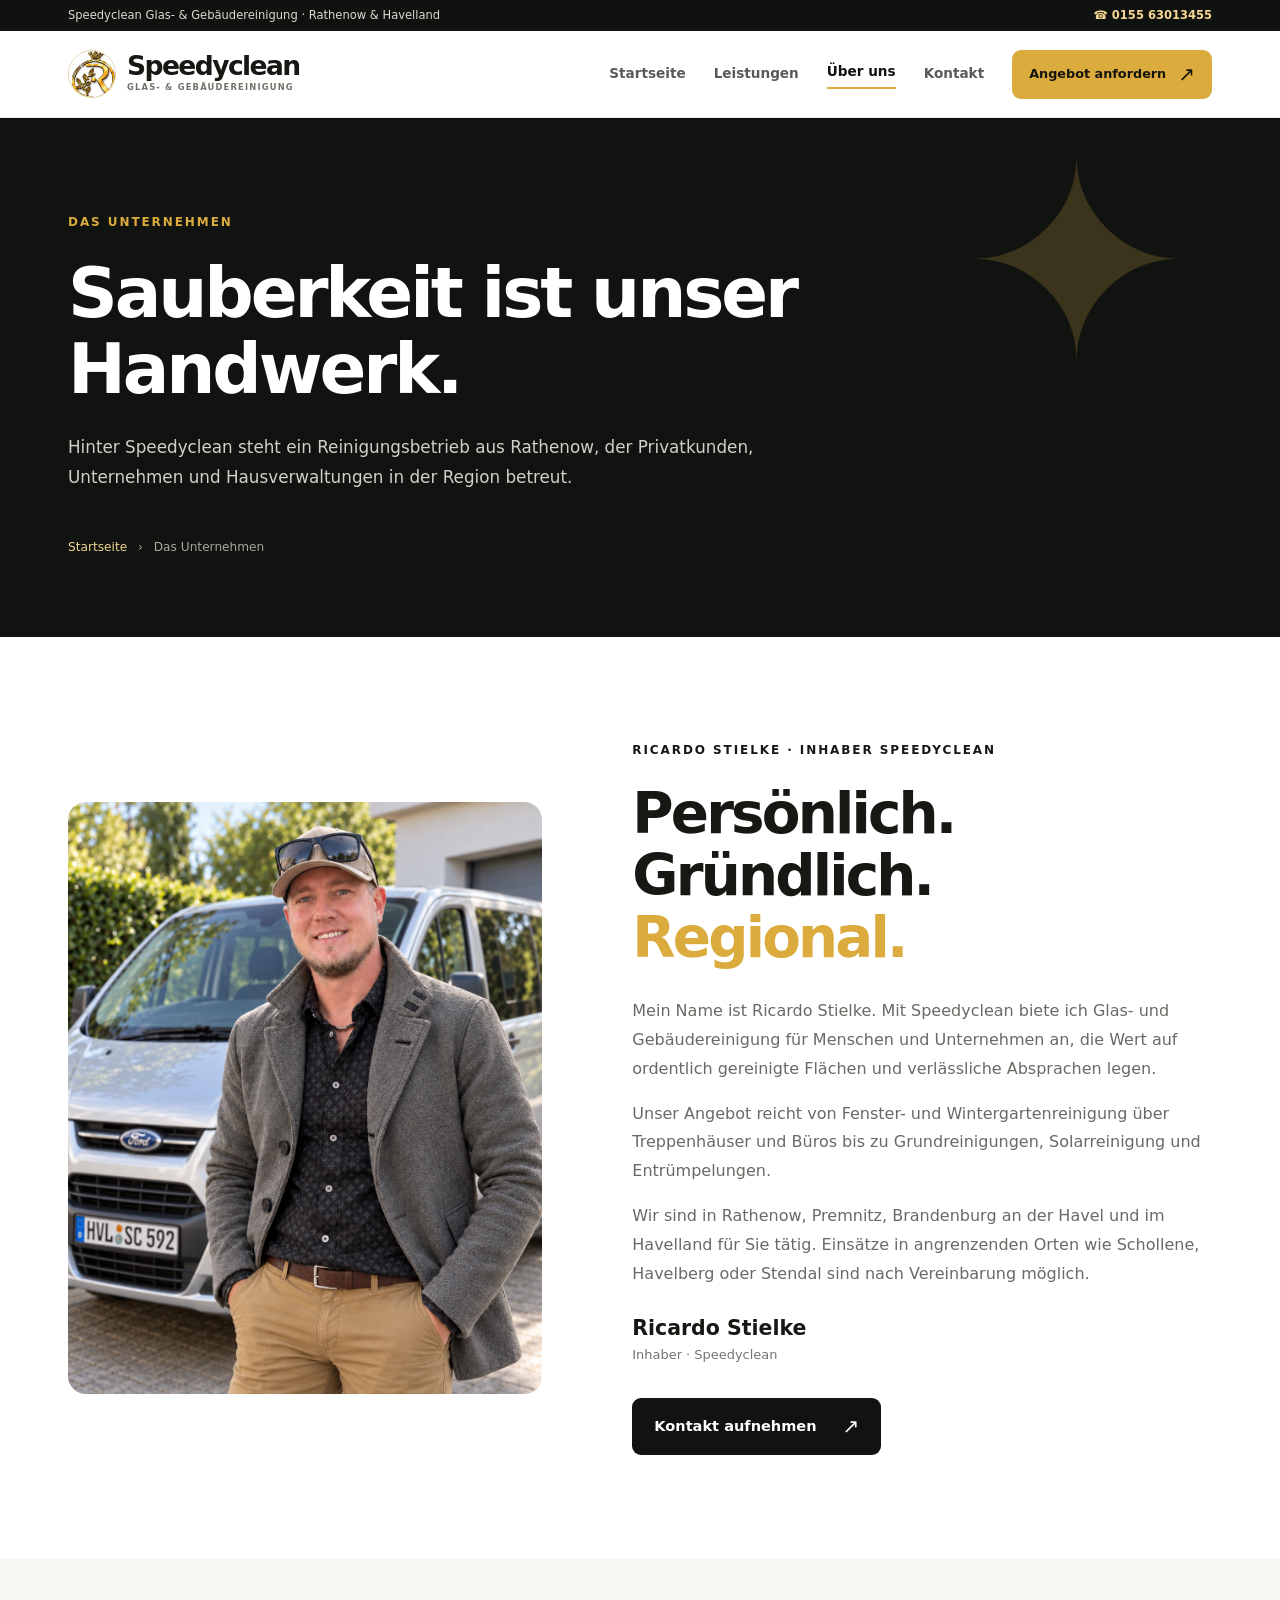
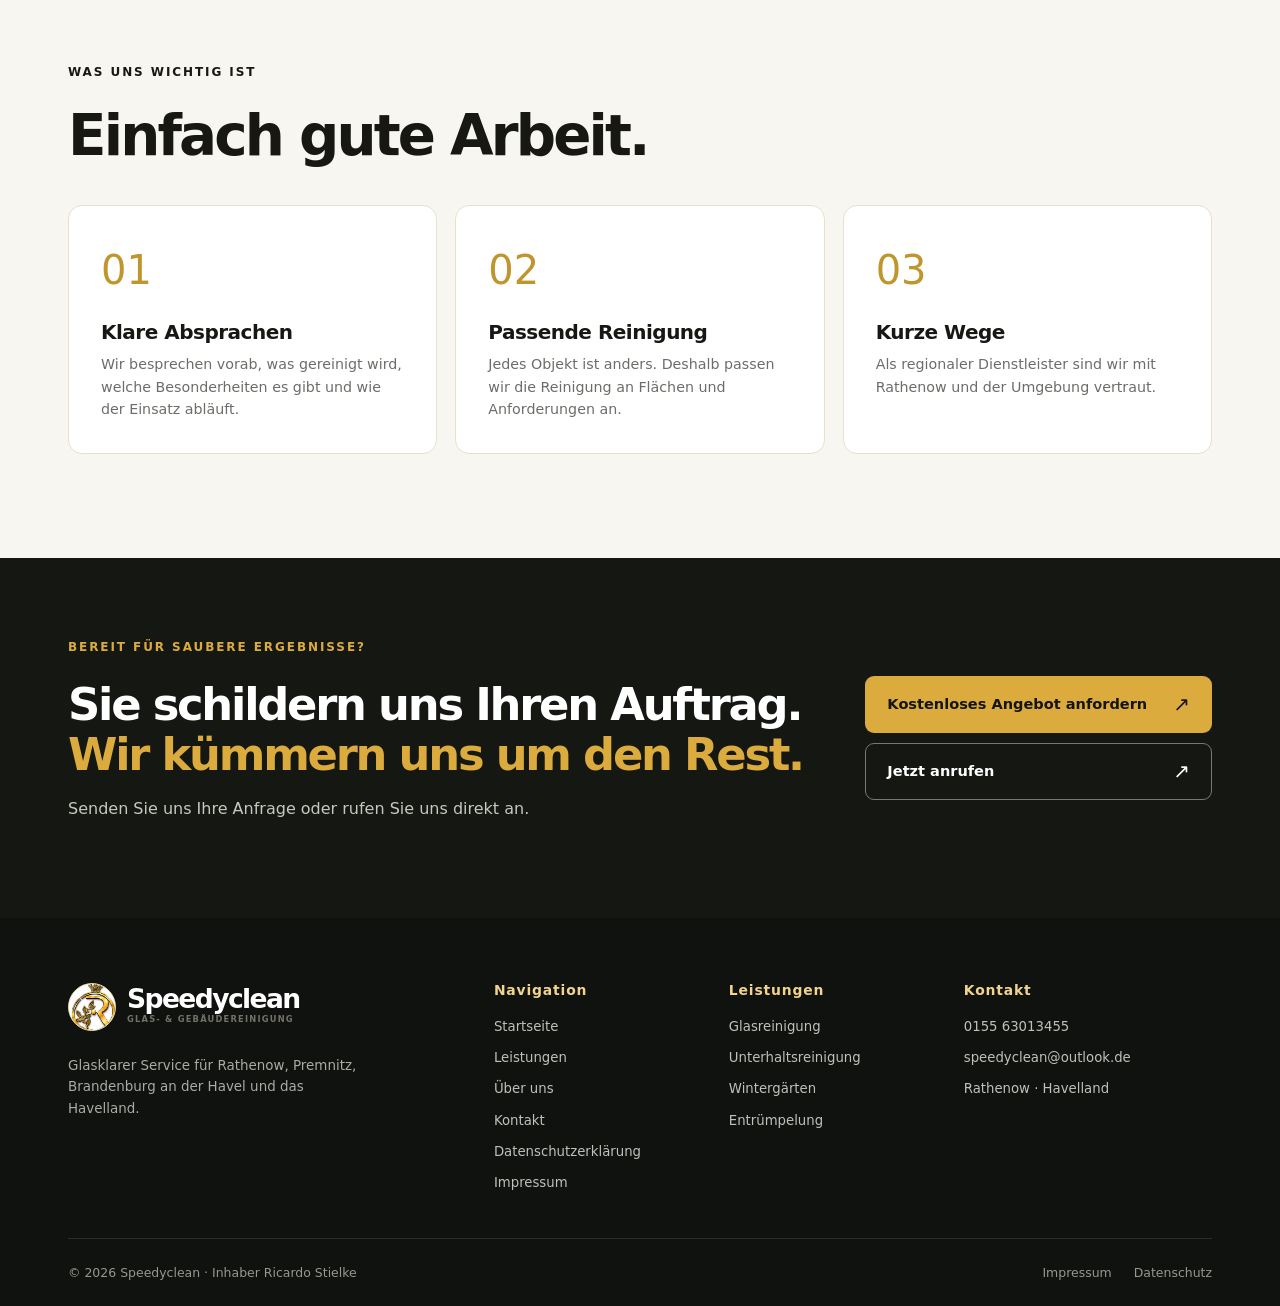
<file: ueber-uns.html>
<!DOCTYPE html>

<html lang="de"><head><meta charset="utf-8"/><meta content="width=device-width,initial-scale=1" name="viewport"/><meta content="#171714" name="theme-color"/><meta content="Lerne Speedyclean Glas- und Gebäudereinigung aus Rathenow kennen. Inhaber Ricardo Stielke und Leistungen für Privatkunden und Unternehmen." name="description"/><meta content="index,follow" name="robots"/><meta content="website" property="og:type"/><meta content="de_DE" property="og:locale"/><meta content="Über Speedyclean | Glas- und Gebäudereinigung" property="og:title"/><meta content="Lerne Speedyclean Glas- und Gebäudereinigung aus Rathenow kennen. Inhaber Ricardo Stielke und Leistungen für Privatkunden und Unternehmen." property="og:description"/><meta content="https://speedyclean-hvl.de/ueber-uns.html" property="og:url"/><meta content="https://speedyclean-hvl.de/ricardo-stielke-inhaber.png" property="og:image"/><link href="https://speedyclean-hvl.de/ueber-uns.html" rel="canonical"/><link href="sc_logo.webp" rel="icon" type="image/webp"/><link href="styles.css" rel="stylesheet"/><title>Über Speedyclean | Glas- und Gebäudereinigung</title></head><body><div class="top-notice"><div class="container"><span>Speedyclean Glas- &amp; Gebäudereinigung · Rathenow &amp; Havelland</span><a href="tel:+4915563013455">☎ 0155 63013455</a></div></div><header class="site-header" id="site-header"><div class="container header-inner"><a aria-label="Speedyclean Startseite" class="wordmark" href="index.html"><span class="mark"><img alt="Speedyclean Firmenzeichen" class="" loading="lazy" src="sc_logo.webp"/></span><span class="logo-text"><strong>Speedyclean</strong><small>GLAS- &amp; GEBÄUDEREINIGUNG</small></span></a><nav aria-label="Hauptnavigation" class="desktop-nav"><a class="nav-link" href="index.html">Startseite</a><a class="nav-link" href="leistungen.html">Leistungen</a><a aria-current="page" class="nav-link current" href="ueber-uns.html">Über uns</a><a class="nav-link" href="kontakt.html">Kontakt</a></nav><div class="header-actions"><a aria-label="Jetzt anrufen" class="header-phone" href="tel:+4915563013455">☎</a><a aria-label="Angebot anfordern ↗ (öffnet Tally in einem neuen Tab)" class="btn btn-gold btn-header" href="https://tally.so/r/0Q2X4j" rel="noopener noreferrer" target="_blank">Angebot anfordern<span aria-hidden="true" class="btn-arrow">↗</span></a><button aria-controls="mobile-menu" aria-expanded="false" aria-label="Menü öffnen" class="mobile-menu-button" id="menu-trigger" type="button"><span></span><span></span><span></span></button></div></div><nav aria-label="Mobile Navigation" class="mobile-menu" id="mobile-menu"><a class="nav-link" href="index.html">Startseite</a><a class="nav-link" href="leistungen.html">Leistungen</a><a aria-current="page" class="nav-link current" href="ueber-uns.html">Über uns</a><a class="nav-link" href="kontakt.html">Kontakt</a><a class="mobile-call" href="tel:+4915563013455">☎ 0155 63013455 anrufen</a></nav></header><main id="main"><section class="page-hero"><div class="container page-hero-inner"><p class="eyebrow eyebrow-gold">Das Unternehmen</p><h1>Sauberkeit ist unser Handwerk.</h1><p>Hinter Speedyclean steht ein Reinigungsbetrieb aus Rathenow, der Privatkunden, Unternehmen und Hausverwaltungen in der Region betreut.</p><div class="page-crumb"><a href="index.html">Startseite</a> <span>›</span> Das Unternehmen</div></div></section>
<section class="section"><div class="container about-grid"><div class="about-art"><img alt="Ricardo Stielke, Inhaber von Speedyclean, vor dem Firmenfahrzeug" class="" loading="lazy" src="ricardo-stielke-inhaber.png"/></div><div class="about-copy"><p class="eyebrow">Ricardo Stielke · Inhaber Speedyclean</p><h2>Persönlich. Gründlich. <em>Regional.</em></h2><p>Mein Name ist Ricardo Stielke. Mit Speedyclean biete ich Glas- und Gebäudereinigung für Menschen und Unternehmen an, die Wert auf ordentlich gereinigte Flächen und verlässliche Absprachen legen.</p><p>Unser Angebot reicht von Fenster- und Wintergartenreinigung über Treppenhäuser und Büros bis zu Grundreinigungen, Solarreinigung und Entrümpelungen.</p><p>Wir sind in Rathenow, Premnitz, Brandenburg an der Havel und im Havelland für Sie tätig. Einsätze in angrenzenden Orten wie Schollene, Havelberg oder Stendal sind nach Vereinbarung möglich.</p><div class="about-sign"><strong>Ricardo Stielke</strong><span>Inhaber · Speedyclean</span></div><a class="btn btn-dark" href="kontakt.html">Kontakt aufnehmen<span aria-hidden="true" class="btn-arrow">↗</span></a></div></div></section><section class="section values-section"><div class="container"><div class="section-heading"><p class="eyebrow">Was uns wichtig ist</p><h2>Einfach gute Arbeit.</h2></div><div class="values-grid"><article><span>01</span><h3>Klare Absprachen</h3><p>Wir besprechen vorab, was gereinigt wird, welche Besonderheiten es gibt und wie der Einsatz abläuft.</p></article><article><span>02</span><h3>Passende Reinigung</h3><p>Jedes Objekt ist anders. Deshalb passen wir die Reinigung an Flächen und Anforderungen an.</p></article><article><span>03</span><h3>Kurze Wege</h3><p>Als regionaler Dienstleister sind wir mit Rathenow und der Umgebung vertraut.</p></article></div></div></section><section class="closing-cta"><div class="container closing-inner"><div><p class="eyebrow eyebrow-gold">Bereit für saubere Ergebnisse?</p><h2>Sie schildern uns Ihren Auftrag.<br/><em>Wir kümmern uns um den Rest.</em></h2><p>Senden Sie uns Ihre Anfrage oder rufen Sie uns direkt an.</p></div><div class="closing-actions"><a aria-label="Kostenloses Angebot anfordern ↗ (öffnet Tally in einem neuen Tab)" class="btn btn-gold" href="https://tally.so/r/0Q2X4j" rel="noopener noreferrer" target="_blank">Kostenloses Angebot anfordern<span aria-hidden="true" class="btn-arrow">↗</span></a><a class="btn btn-outline-light" href="tel:+4915563013455">Jetzt anrufen<span aria-hidden="true" class="btn-arrow">↗</span></a></div></div></section></main><footer class="footer"><div class="container"><div class="footer-top"><div class="footer-brand"><a class="wordmark wordmark-footer" href="index.html"><span class="mark"><img alt="Speedyclean Firmenzeichen" class="" loading="lazy" src="sc_logo.webp"/></span><span class="logo-text"><strong>Speedyclean</strong><small>GLAS- &amp; GEBÄUDEREINIGUNG</small></span></a><p>Glasklarer Service für Rathenow, Premnitz, Brandenburg an der Havel und das Havelland.</p></div><div class="footer-col"><h3>Navigation</h3><a href="index.html">Startseite</a><a href="leistungen.html">Leistungen</a><a href="ueber-uns.html">Über uns</a><a href="kontakt.html">Kontakt</a><a href="datenschutz.html">Datenschutzerklärung</a><a href="impressum.html">Impressum</a></div><div class="footer-col"><h3>Leistungen</h3><a href="glasreinigung.html">Glasreinigung</a><a href="unterhaltsreinigung.html">Unterhaltsreinigung</a><a href="wintergartenreinigung.html">Wintergärten</a><a href="entruempelung.html">Entrümpelung</a></div><div class="footer-col"><h3>Kontakt</h3><a href="tel:+4915563013455">0155 63013455</a><a href="mailto:speedyclean@outlook.de">speedyclean@outlook.de</a><span>Rathenow · Havelland</span></div></div><div class="footer-bottom"><span>© 2026 Speedyclean · Inhaber Ricardo Stielke</span><span><a href="impressum.html">Impressum</a><a href="datenschutz.html">Datenschutz</a></span></div></div></footer><div class="mobile-sticky-cta"><a href="tel:+4915563013455">☎ Anrufen</a><a aria-label="✦ Angebot anfordern (öffnet Tally in einem neuen Tab)" href="https://tally.so/r/0Q2X4j" rel="noopener noreferrer" target="_blank">✦ Angebot anfordern</a></div><script defer="" src="main.js"></script></body></html>
</file>
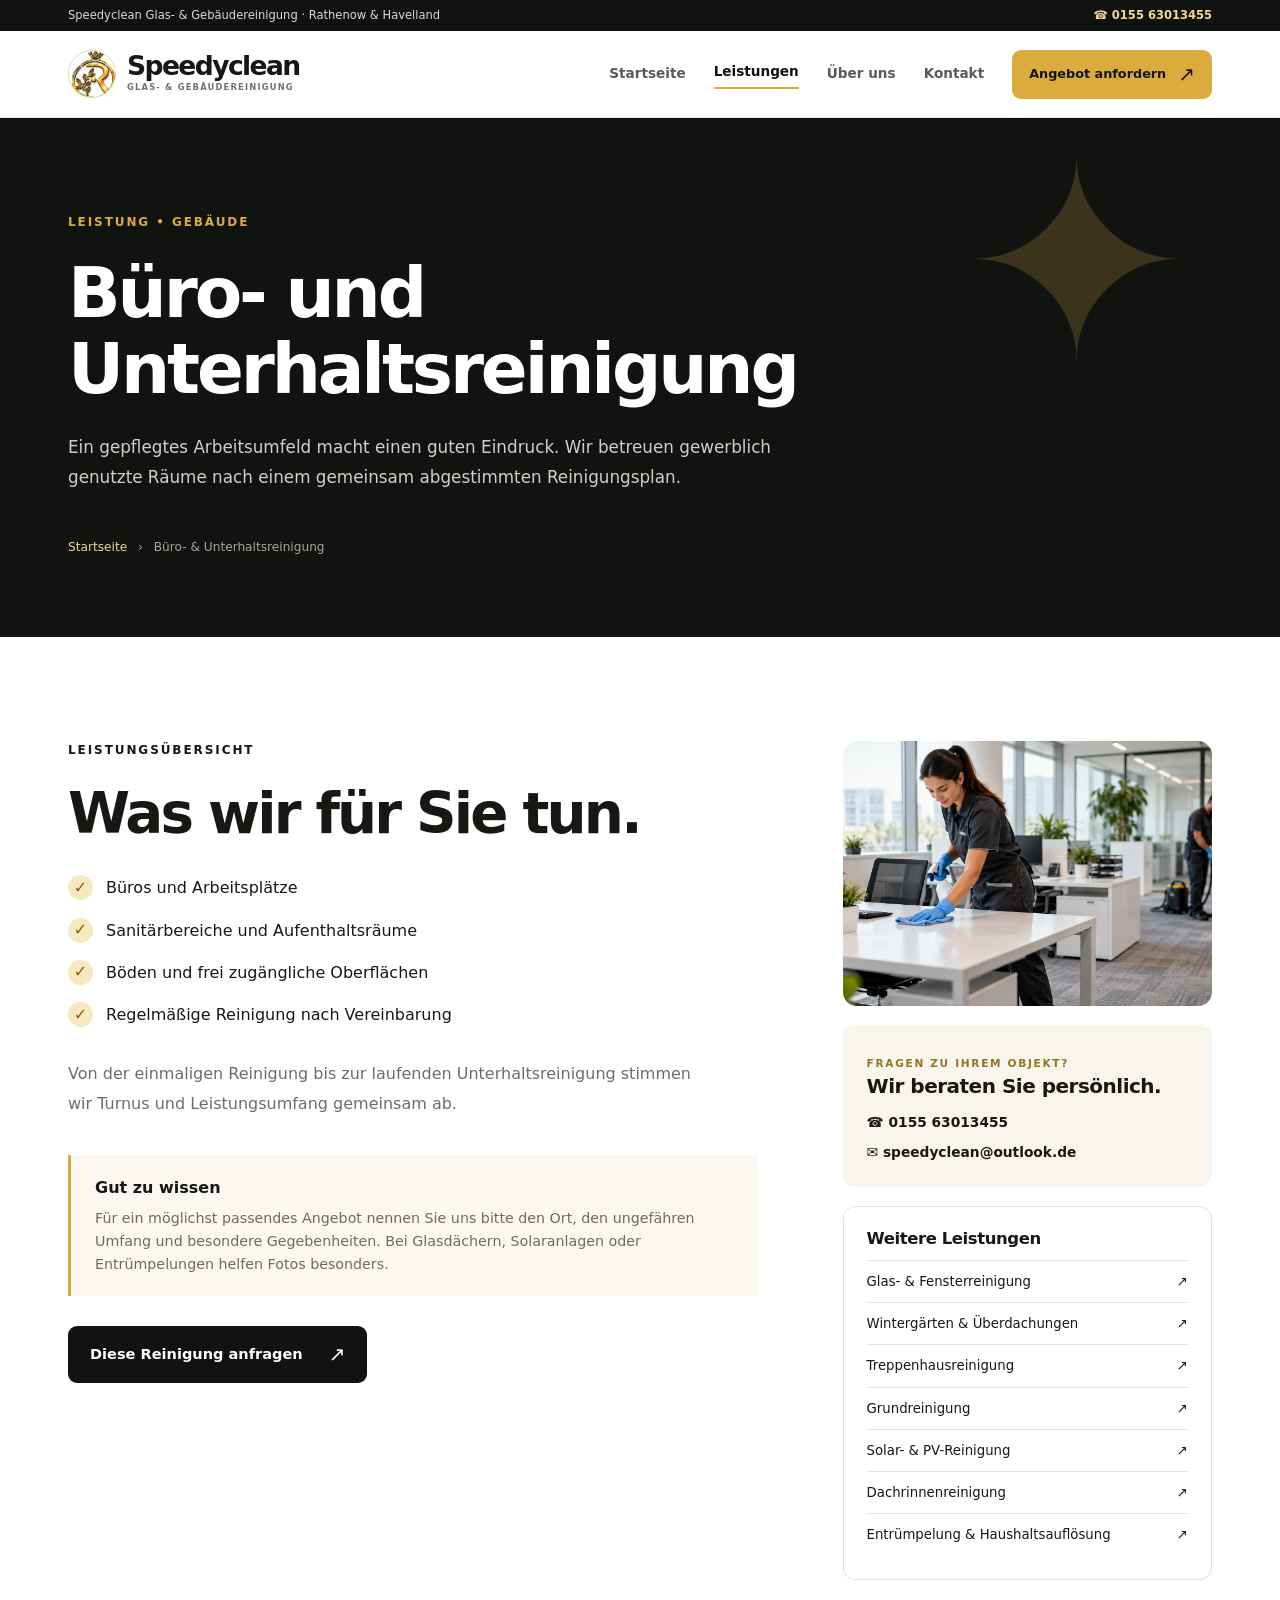
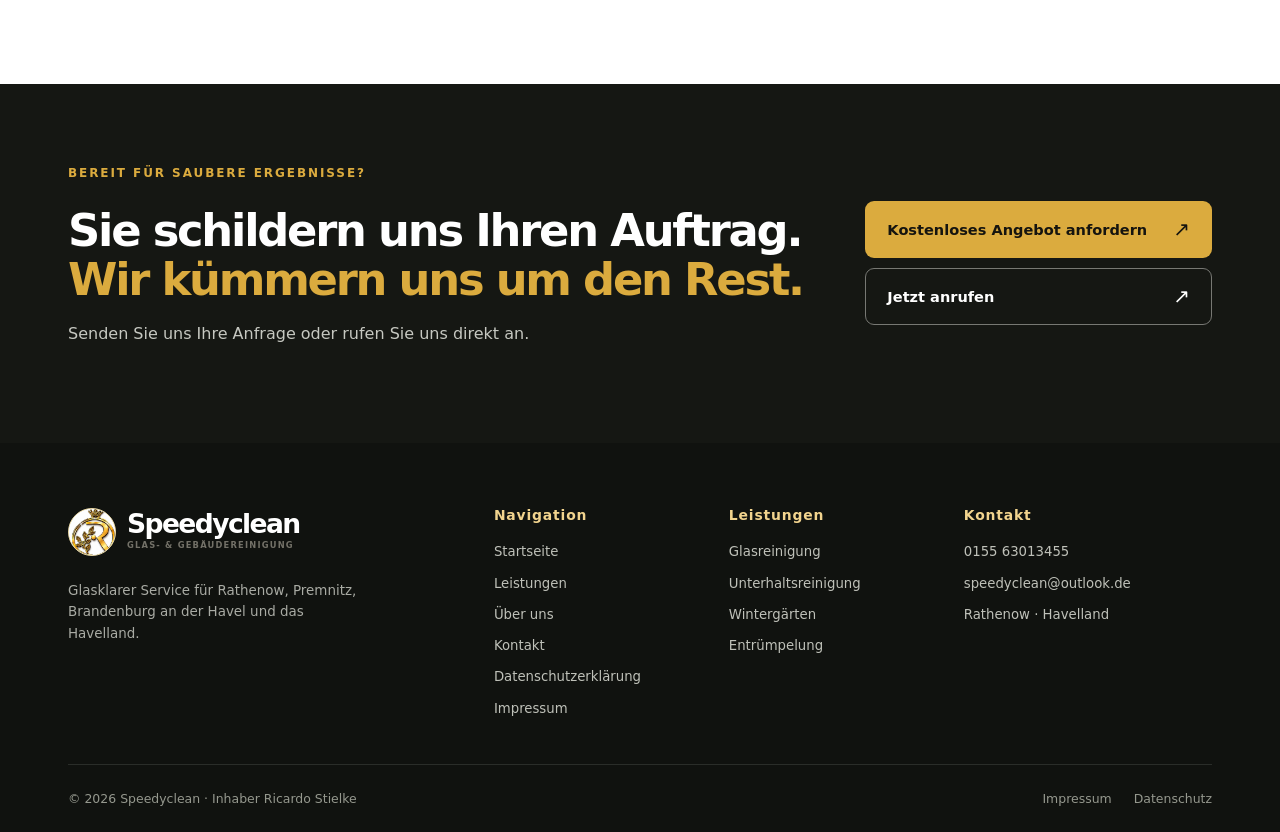
<file: unterhaltsreinigung.html>
<!DOCTYPE html>

<html lang="de"><head><meta charset="utf-8"/><meta content="width=device-width,initial-scale=1" name="viewport"/><meta content="#171714" name="theme-color"/><meta content="Ein gepflegtes Arbeitsumfeld macht einen guten Eindruck. Wir betreuen gewerblich genutzte Räume nach einem gemeinsam abgestimmten Reinigungsplan." name="description"/><meta content="index,follow" name="robots"/><meta content="website" property="og:type"/><meta content="de_DE" property="og:locale"/><meta content="Büro- und Unterhaltsreinigung | Speedyclean" property="og:title"/><meta content="Ein gepflegtes Arbeitsumfeld macht einen guten Eindruck. Wir betreuen gewerblich genutzte Räume nach einem gemeinsam abgestimmten Reinigungsplan." property="og:description"/><meta content="https://speedyclean-hvl.de/unterhaltsreinigung.html" property="og:url"/><meta content="https://speedyclean-hvl.de/sc_buero.webp" property="og:image"/><link href="https://speedyclean-hvl.de/unterhaltsreinigung.html" rel="canonical"/><link href="sc_logo.webp" rel="icon" type="image/webp"/><link href="styles.css" rel="stylesheet"/><title>Büro- und Unterhaltsreinigung | Speedyclean</title></head><body><div class="top-notice"><div class="container"><span>Speedyclean Glas- &amp; Gebäudereinigung · Rathenow &amp; Havelland</span><a href="tel:+4915563013455">☎ 0155 63013455</a></div></div><header class="site-header" id="site-header"><div class="container header-inner"><a aria-label="Speedyclean Startseite" class="wordmark" href="index.html"><span class="mark"><img alt="Speedyclean Firmenzeichen" class="" loading="lazy" src="sc_logo.webp"/></span><span class="logo-text"><strong>Speedyclean</strong><small>GLAS- &amp; GEBÄUDEREINIGUNG</small></span></a><nav aria-label="Hauptnavigation" class="desktop-nav"><a class="nav-link" href="index.html">Startseite</a><a class="nav-link current" href="leistungen.html">Leistungen</a><a class="nav-link" href="ueber-uns.html">Über uns</a><a class="nav-link" href="kontakt.html">Kontakt</a></nav><div class="header-actions"><a aria-label="Jetzt anrufen" class="header-phone" href="tel:+4915563013455">☎</a><a aria-label="Angebot anfordern ↗ (öffnet Tally in einem neuen Tab)" class="btn btn-gold btn-header" href="https://tally.so/r/0Q2X4j" rel="noopener noreferrer" target="_blank">Angebot anfordern<span aria-hidden="true" class="btn-arrow">↗</span></a><button aria-controls="mobile-menu" aria-expanded="false" aria-label="Menü öffnen" class="mobile-menu-button" id="menu-trigger" type="button"><span></span><span></span><span></span></button></div></div><nav aria-label="Mobile Navigation" class="mobile-menu" id="mobile-menu"><a class="nav-link" href="index.html">Startseite</a><a class="nav-link current" href="leistungen.html">Leistungen</a><a class="nav-link" href="ueber-uns.html">Über uns</a><a class="nav-link" href="kontakt.html">Kontakt</a><a class="mobile-call" href="tel:+4915563013455">☎ 0155 63013455 anrufen</a></nav></header><main id="main"><section class="page-hero"><div class="container page-hero-inner"><p class="eyebrow eyebrow-gold">Leistung • Gebäude</p><h1>Büro- und Unterhaltsreinigung</h1><p>Ein gepflegtes Arbeitsumfeld macht einen guten Eindruck. Wir betreuen gewerblich genutzte Räume nach einem gemeinsam abgestimmten Reinigungsplan.</p><div class="page-crumb"><a href="index.html">Startseite</a> <span>›</span> Büro- &amp; Unterhaltsreinigung</div></div></section><section class="section"><div class="container service-detail-grid"><div class="service-detail-main"><p class="eyebrow">Leistungsübersicht</p><h2>Was wir für Sie tun.</h2><ul class="checked-list"><li><span class="check-icon">✓</span>Büros und Arbeitsplätze</li><li><span class="check-icon">✓</span>Sanitärbereiche und Aufenthaltsräume</li><li><span class="check-icon">✓</span>Böden und frei zugängliche Oberflächen</li><li><span class="check-icon">✓</span>Regelmäßige Reinigung nach Vereinbarung</li></ul><p class="service-detail-text">Von der einmaligen Reinigung bis zur laufenden Unterhaltsreinigung stimmen wir Turnus und Leistungsumfang gemeinsam ab.</p><div class="soft-info"><strong>Gut zu wissen</strong><p>Für ein möglichst passendes Angebot nennen Sie uns bitte den Ort, den ungefähren Umfang und besondere Gegebenheiten. Bei Glasdächern, Solaranlagen oder Entrümpelungen helfen Fotos besonders.</p></div><a aria-label="Diese Reinigung anfragen ↗ (öffnet Tally in einem neuen Tab)" class="btn btn-dark" href="https://tally.so/r/0Q2X4j" rel="noopener noreferrer" target="_blank">Diese Reinigung anfragen<span aria-hidden="true" class="btn-arrow">↗</span></a></div><aside class="detail-aside"><div class="detail-visual"><img alt="Büro- &amp; Unterhaltsreinigung" class="" loading="lazy" src="sc_buero.webp"/></div><div class="aside-contact"><span class="eyebrow">Fragen zu Ihrem Objekt?</span><h3>Wir beraten Sie persönlich.</h3><a href="tel:+4915563013455">☎ 0155 63013455</a><a href="mailto:speedyclean@outlook.de">✉ speedyclean@outlook.de</a></div><div class="related-services"><h3>Weitere Leistungen</h3><a class="related-item" href="glasreinigung.html"><span>Glas- &amp; Fensterreinigung</span><span aria-hidden="true">↗</span></a><a class="related-item" href="wintergartenreinigung.html"><span>Wintergärten &amp; Überdachungen</span><span aria-hidden="true">↗</span></a><a class="related-item" href="treppenhausreinigung.html"><span>Treppenhausreinigung</span><span aria-hidden="true">↗</span></a><a class="related-item" href="grundreinigung.html"><span>Grundreinigung</span><span aria-hidden="true">↗</span></a><a class="related-item" href="solarreinigung.html"><span>Solar- &amp; PV-Reinigung</span><span aria-hidden="true">↗</span></a><a class="related-item" href="dachrinnenreinigung.html"><span>Dachrinnenreinigung</span><span aria-hidden="true">↗</span></a><a class="related-item" href="entruempelung.html"><span>Entrümpelung &amp; Haushaltsauflösung</span><span aria-hidden="true">↗</span></a></div></aside></div></section><section class="closing-cta"><div class="container closing-inner"><div><p class="eyebrow eyebrow-gold">Bereit für saubere Ergebnisse?</p><h2>Sie schildern uns Ihren Auftrag.<br/><em>Wir kümmern uns um den Rest.</em></h2><p>Senden Sie uns Ihre Anfrage oder rufen Sie uns direkt an.</p></div><div class="closing-actions"><a aria-label="Kostenloses Angebot anfordern ↗ (öffnet Tally in einem neuen Tab)" class="btn btn-gold" href="https://tally.so/r/0Q2X4j" rel="noopener noreferrer" target="_blank">Kostenloses Angebot anfordern<span aria-hidden="true" class="btn-arrow">↗</span></a><a class="btn btn-outline-light" href="tel:+4915563013455">Jetzt anrufen<span aria-hidden="true" class="btn-arrow">↗</span></a></div></div></section></main><footer class="footer"><div class="container"><div class="footer-top"><div class="footer-brand"><a class="wordmark wordmark-footer" href="index.html"><span class="mark"><img alt="Speedyclean Firmenzeichen" class="" loading="lazy" src="sc_logo.webp"/></span><span class="logo-text"><strong>Speedyclean</strong><small>GLAS- &amp; GEBÄUDEREINIGUNG</small></span></a><p>Glasklarer Service für Rathenow, Premnitz, Brandenburg an der Havel und das Havelland.</p></div><div class="footer-col"><h3>Navigation</h3><a href="index.html">Startseite</a><a href="leistungen.html">Leistungen</a><a href="ueber-uns.html">Über uns</a><a href="kontakt.html">Kontakt</a><a href="datenschutz.html">Datenschutzerklärung</a><a href="impressum.html">Impressum</a></div><div class="footer-col"><h3>Leistungen</h3><a href="glasreinigung.html">Glasreinigung</a><a href="unterhaltsreinigung.html">Unterhaltsreinigung</a><a href="wintergartenreinigung.html">Wintergärten</a><a href="entruempelung.html">Entrümpelung</a></div><div class="footer-col"><h3>Kontakt</h3><a href="tel:+4915563013455">0155 63013455</a><a href="mailto:speedyclean@outlook.de">speedyclean@outlook.de</a><span>Rathenow · Havelland</span></div></div><div class="footer-bottom"><span>© 2026 Speedyclean · Inhaber Ricardo Stielke</span><span><a href="impressum.html">Impressum</a><a href="datenschutz.html">Datenschutz</a></span></div></div></footer><div class="mobile-sticky-cta"><a href="tel:+4915563013455">☎ Anrufen</a><a aria-label="✦ Angebot anfordern (öffnet Tally in einem neuen Tab)" href="https://tally.so/r/0Q2X4j" rel="noopener noreferrer" target="_blank">✦ Angebot anfordern</a></div><script defer="" src="main.js"></script></body></html>
</file>
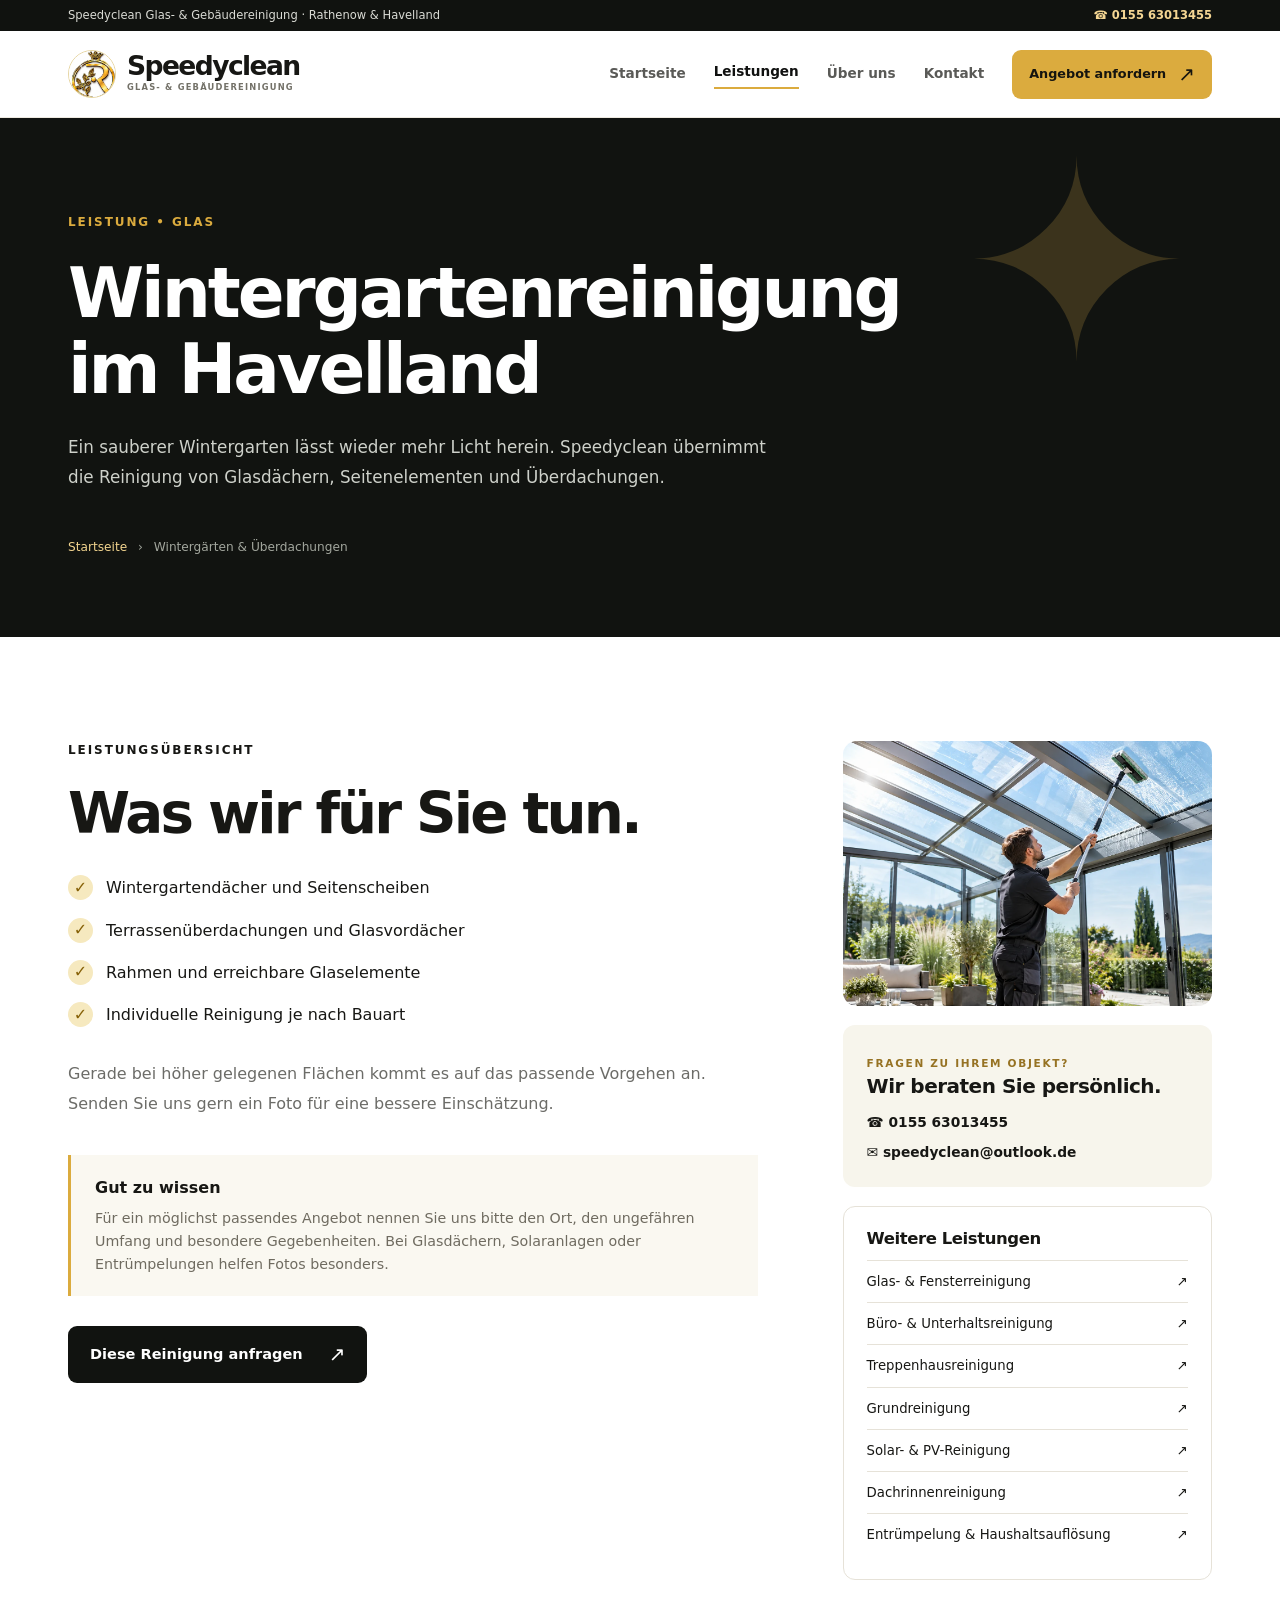
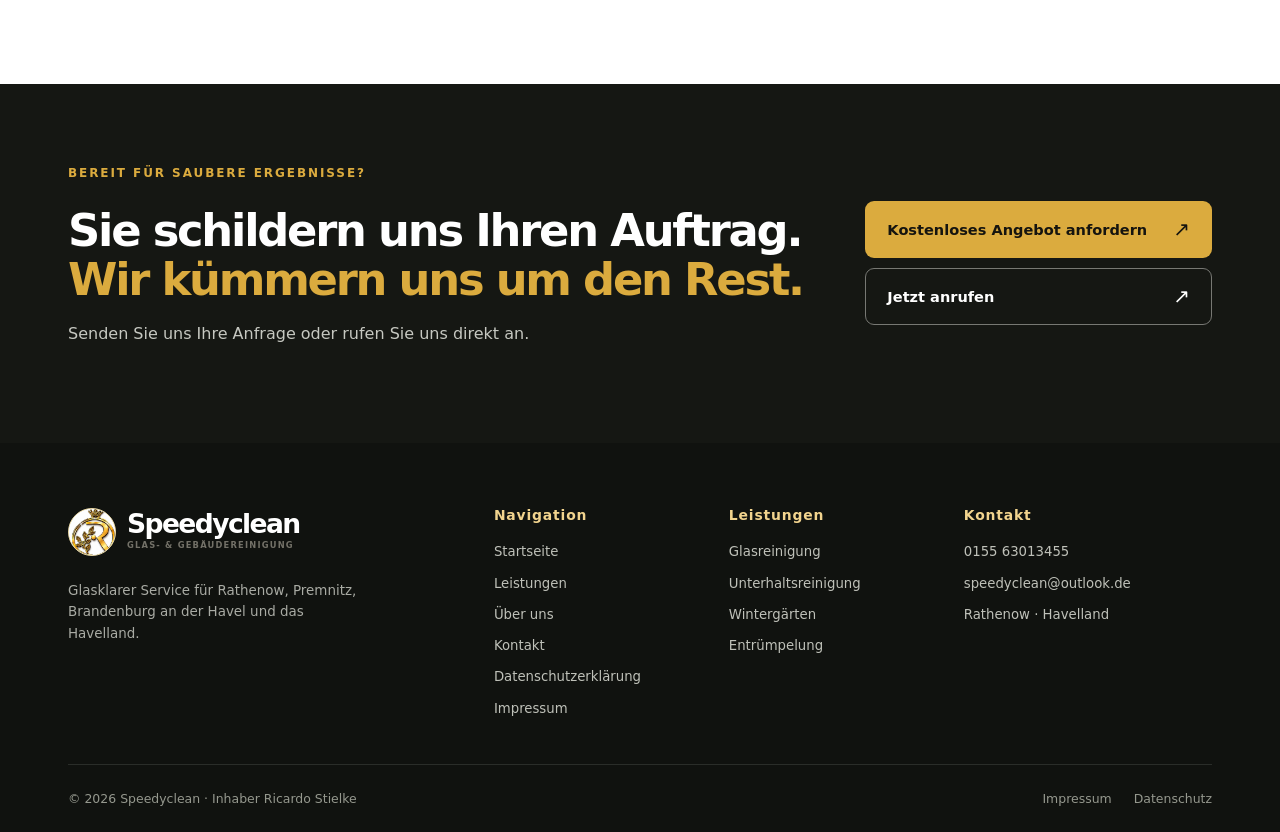
<file: wintergartenreinigung.html>
<!DOCTYPE html>

<html lang="de"><head><meta charset="utf-8"/><meta content="width=device-width,initial-scale=1" name="viewport"/><meta content="#171714" name="theme-color"/><meta content="Ein sauberer Wintergarten lässt wieder mehr Licht herein. Speedyclean übernimmt die Reinigung von Glasdächern, Seitenelementen und Überdachungen." name="description"/><meta content="index,follow" name="robots"/><meta content="website" property="og:type"/><meta content="de_DE" property="og:locale"/><meta content="Wintergartenreinigung im Havelland | Speedyclean" property="og:title"/><meta content="Ein sauberer Wintergarten lässt wieder mehr Licht herein. Speedyclean übernimmt die Reinigung von Glasdächern, Seitenelementen und Überdachungen." property="og:description"/><meta content="https://speedyclean-hvl.de/wintergartenreinigung.html" property="og:url"/><meta content="https://speedyclean-hvl.de/sc_wintergarten.webp" property="og:image"/><link href="https://speedyclean-hvl.de/wintergartenreinigung.html" rel="canonical"/><link href="sc_logo.webp" rel="icon" type="image/webp"/><link href="styles.css" rel="stylesheet"/><title>Wintergartenreinigung im Havelland | Speedyclean</title></head><body><div class="top-notice"><div class="container"><span>Speedyclean Glas- &amp; Gebäudereinigung · Rathenow &amp; Havelland</span><a href="tel:+4915563013455">☎ 0155 63013455</a></div></div><header class="site-header" id="site-header"><div class="container header-inner"><a aria-label="Speedyclean Startseite" class="wordmark" href="index.html"><span class="mark"><img alt="Speedyclean Firmenzeichen" class="" loading="lazy" src="sc_logo.webp"/></span><span class="logo-text"><strong>Speedyclean</strong><small>GLAS- &amp; GEBÄUDEREINIGUNG</small></span></a><nav aria-label="Hauptnavigation" class="desktop-nav"><a class="nav-link" href="index.html">Startseite</a><a class="nav-link current" href="leistungen.html">Leistungen</a><a class="nav-link" href="ueber-uns.html">Über uns</a><a class="nav-link" href="kontakt.html">Kontakt</a></nav><div class="header-actions"><a aria-label="Jetzt anrufen" class="header-phone" href="tel:+4915563013455">☎</a><a aria-label="Angebot anfordern ↗ (öffnet Tally in einem neuen Tab)" class="btn btn-gold btn-header" href="https://tally.so/r/0Q2X4j" rel="noopener noreferrer" target="_blank">Angebot anfordern<span aria-hidden="true" class="btn-arrow">↗</span></a><button aria-controls="mobile-menu" aria-expanded="false" aria-label="Menü öffnen" class="mobile-menu-button" id="menu-trigger" type="button"><span></span><span></span><span></span></button></div></div><nav aria-label="Mobile Navigation" class="mobile-menu" id="mobile-menu"><a class="nav-link" href="index.html">Startseite</a><a class="nav-link current" href="leistungen.html">Leistungen</a><a class="nav-link" href="ueber-uns.html">Über uns</a><a class="nav-link" href="kontakt.html">Kontakt</a><a class="mobile-call" href="tel:+4915563013455">☎ 0155 63013455 anrufen</a></nav></header><main id="main"><section class="page-hero"><div class="container page-hero-inner"><p class="eyebrow eyebrow-gold">Leistung • Glas</p><h1>Wintergartenreinigung im Havelland</h1><p>Ein sauberer Wintergarten lässt wieder mehr Licht herein. Speedyclean übernimmt die Reinigung von Glasdächern, Seitenelementen und Überdachungen.</p><div class="page-crumb"><a href="index.html">Startseite</a> <span>›</span> Wintergärten &amp; Überdachungen</div></div></section><section class="section"><div class="container service-detail-grid"><div class="service-detail-main"><p class="eyebrow">Leistungsübersicht</p><h2>Was wir für Sie tun.</h2><ul class="checked-list"><li><span class="check-icon">✓</span>Wintergartendächer und Seitenscheiben</li><li><span class="check-icon">✓</span>Terrassenüberdachungen und Glasvordächer</li><li><span class="check-icon">✓</span>Rahmen und erreichbare Glaselemente</li><li><span class="check-icon">✓</span>Individuelle Reinigung je nach Bauart</li></ul><p class="service-detail-text">Gerade bei höher gelegenen Flächen kommt es auf das passende Vorgehen an. Senden Sie uns gern ein Foto für eine bessere Einschätzung.</p><div class="soft-info"><strong>Gut zu wissen</strong><p>Für ein möglichst passendes Angebot nennen Sie uns bitte den Ort, den ungefähren Umfang und besondere Gegebenheiten. Bei Glasdächern, Solaranlagen oder Entrümpelungen helfen Fotos besonders.</p></div><a aria-label="Diese Reinigung anfragen ↗ (öffnet Tally in einem neuen Tab)" class="btn btn-dark" href="https://tally.so/r/0Q2X4j" rel="noopener noreferrer" target="_blank">Diese Reinigung anfragen<span aria-hidden="true" class="btn-arrow">↗</span></a></div><aside class="detail-aside"><div class="detail-visual"><img alt="Wintergärten &amp; Überdachungen" class="" loading="lazy" src="sc_wintergarten.webp"/></div><div class="aside-contact"><span class="eyebrow">Fragen zu Ihrem Objekt?</span><h3>Wir beraten Sie persönlich.</h3><a href="tel:+4915563013455">☎ 0155 63013455</a><a href="mailto:speedyclean@outlook.de">✉ speedyclean@outlook.de</a></div><div class="related-services"><h3>Weitere Leistungen</h3><a class="related-item" href="glasreinigung.html"><span>Glas- &amp; Fensterreinigung</span><span aria-hidden="true">↗</span></a><a class="related-item" href="unterhaltsreinigung.html"><span>Büro- &amp; Unterhaltsreinigung</span><span aria-hidden="true">↗</span></a><a class="related-item" href="treppenhausreinigung.html"><span>Treppenhausreinigung</span><span aria-hidden="true">↗</span></a><a class="related-item" href="grundreinigung.html"><span>Grundreinigung</span><span aria-hidden="true">↗</span></a><a class="related-item" href="solarreinigung.html"><span>Solar- &amp; PV-Reinigung</span><span aria-hidden="true">↗</span></a><a class="related-item" href="dachrinnenreinigung.html"><span>Dachrinnenreinigung</span><span aria-hidden="true">↗</span></a><a class="related-item" href="entruempelung.html"><span>Entrümpelung &amp; Haushaltsauflösung</span><span aria-hidden="true">↗</span></a></div></aside></div></section><section class="closing-cta"><div class="container closing-inner"><div><p class="eyebrow eyebrow-gold">Bereit für saubere Ergebnisse?</p><h2>Sie schildern uns Ihren Auftrag.<br/><em>Wir kümmern uns um den Rest.</em></h2><p>Senden Sie uns Ihre Anfrage oder rufen Sie uns direkt an.</p></div><div class="closing-actions"><a aria-label="Kostenloses Angebot anfordern ↗ (öffnet Tally in einem neuen Tab)" class="btn btn-gold" href="https://tally.so/r/0Q2X4j" rel="noopener noreferrer" target="_blank">Kostenloses Angebot anfordern<span aria-hidden="true" class="btn-arrow">↗</span></a><a class="btn btn-outline-light" href="tel:+4915563013455">Jetzt anrufen<span aria-hidden="true" class="btn-arrow">↗</span></a></div></div></section></main><footer class="footer"><div class="container"><div class="footer-top"><div class="footer-brand"><a class="wordmark wordmark-footer" href="index.html"><span class="mark"><img alt="Speedyclean Firmenzeichen" class="" loading="lazy" src="sc_logo.webp"/></span><span class="logo-text"><strong>Speedyclean</strong><small>GLAS- &amp; GEBÄUDEREINIGUNG</small></span></a><p>Glasklarer Service für Rathenow, Premnitz, Brandenburg an der Havel und das Havelland.</p></div><div class="footer-col"><h3>Navigation</h3><a href="index.html">Startseite</a><a href="leistungen.html">Leistungen</a><a href="ueber-uns.html">Über uns</a><a href="kontakt.html">Kontakt</a><a href="datenschutz.html">Datenschutzerklärung</a><a href="impressum.html">Impressum</a></div><div class="footer-col"><h3>Leistungen</h3><a href="glasreinigung.html">Glasreinigung</a><a href="unterhaltsreinigung.html">Unterhaltsreinigung</a><a href="wintergartenreinigung.html">Wintergärten</a><a href="entruempelung.html">Entrümpelung</a></div><div class="footer-col"><h3>Kontakt</h3><a href="tel:+4915563013455">0155 63013455</a><a href="mailto:speedyclean@outlook.de">speedyclean@outlook.de</a><span>Rathenow · Havelland</span></div></div><div class="footer-bottom"><span>© 2026 Speedyclean · Inhaber Ricardo Stielke</span><span><a href="impressum.html">Impressum</a><a href="datenschutz.html">Datenschutz</a></span></div></div></footer><div class="mobile-sticky-cta"><a href="tel:+4915563013455">☎ Anrufen</a><a aria-label="✦ Angebot anfordern (öffnet Tally in einem neuen Tab)" href="https://tally.so/r/0Q2X4j" rel="noopener noreferrer" target="_blank">✦ Angebot anfordern</a></div><script defer="" src="main.js"></script></body></html>
</file>
<file: styles.css>
:root{--ink:#171714;--black:#111310;--charcoal:#202321;--gold:#dbab3e;--gold-dark:#bc8725;--cream:#f8f7f3;--muted:#6c6c68;--border:#e6e2d8;--line:#343735;--white:#fff;--font:system-ui,-apple-system,'Segoe UI',Arial,sans-serif;--display:system-ui,-apple-system,'Segoe UI',Arial,sans-serif;--radius:16px}
*,*:before,*:after{box-sizing:border-box}html{scroll-behavior:smooth}body{margin:0;color:var(--ink);background:#fff;font:16px/1.6 var(--font);-webkit-font-smoothing:antialiased}a{color:inherit;text-decoration:none}button,input,textarea,select{font:inherit}button{cursor:pointer}img{display:block;max-width:100%}h1,h2,h3,p{margin-top:0}h1,h2,h3{font-family:var(--display);line-height:1.1}h1{font-weight:600;letter-spacing:-.045em}h2{font-size:clamp(2.4rem,4.4vw,4.4rem);font-weight:600;letter-spacing:-.05em}h3{font-size:1.25rem;letter-spacing:-.025em}em{font-style:normal;color:var(--gold)}.container{max-width:1200px;padding:0 28px;margin:0 auto}.section{padding:104px 0}.eyebrow{font-weight:700;letter-spacing:.16em;text-transform:uppercase;font-size:.75rem;margin-bottom:23px}.eyebrow-gold{color:var(--gold)}.muted{color:var(--muted)}.btn{display:inline-flex;align-items:center;justify-content:space-between;gap:26px;border:1px solid transparent;border-radius:9px;padding:15px 21px;font-size:.91rem;font-weight:700;min-height:52px;line-height:1.25;transition:transform .15s,background .15s,border-color .15s;white-space:nowrap}.btn:hover{transform:translateY(-2px)}.btn:focus-visible,.nav-link:focus-visible,.filter-chip:focus-visible,button:focus-visible,a:focus-visible{outline:3px solid #498ada;outline-offset:3px}.btn-arrow{font-size:1.25rem;font-weight:400}.btn-dark{background:var(--black);color:#fff}.btn-dark:hover{background:#323732}.btn-gold{background:var(--gold);color:#15140f}.btn-gold:hover{background:#f4c661}.btn-outline-light{color:#fff;border-color:#777873;background:transparent}.btn-outline-light:hover{background:#ffffff14}.btn-outline-dark{border-color:#d6d2c6;color:var(--ink);background:#fff}.btn-outline-dark:hover{background:#f5f2e8}.top-notice{background:#10120f;color:#dadbd5;font-size:.72rem}.top-notice>.container{display:flex;justify-content:space-between;align-items:center;min-height:31px}.top-notice a{color:#f5d693;font-weight:700}.site-header{position:sticky;top:0;background:rgba(255,255,255,.96);backdrop-filter:blur(15px);z-index:90;border-bottom:1px solid #eeeae1}.header-inner{display:flex;align-items:center;justify-content:space-between;min-height:86px;gap:28px}.wordmark{display:flex;align-items:center;gap:11px;flex-shrink:0}.mark{width:48px;height:48px;border-radius:50%;overflow:hidden;border:1px solid #e6d5a1;background:#fff;display:flex;align-items:center;justify-content:center}.mark img{width:110%;height:110%;object-fit:cover;object-position:center 52%}.logo-text{display:flex;flex-direction:column;line-height:1}.logo-text strong{font:700 1.66rem/1 var(--display);letter-spacing:-.06em}.logo-text small{font:700 .52rem/1.8 var(--font);letter-spacing:.145em;color:#737168;white-space:nowrap}.desktop-nav{display:flex;gap:28px;align-items:center;margin-left:auto}.nav-link{font-weight:700;font-size:.85rem;color:#5a5a57;transition:color .15s}.nav-link:hover,.nav-link.current{color:#101110}.nav-link.current{box-shadow:0 2px var(--gold);padding-bottom:4px}.header-actions{display:flex;align-items:center;gap:12px}.btn-header{padding:11px 16px;min-height:44px;font-size:.8rem;gap:12px}.header-phone{display:none}.mobile-menu-button{display:none;background:transparent;border:0;padding:8px;flex-direction:column;gap:5px}.mobile-menu-button span{width:23px;height:2px;background:#1b1a16;display:block}.mobile-menu{display:none}.hero{background:var(--black);color:#fff;overflow:hidden}.hero-grid{min-height:650px;display:grid;grid-template-columns:1.17fr .83fr;gap:60px;align-items:center;padding-top:54px;padding-bottom:72px}.hero-copy{padding:20px 0 12px}.live-dot{display:inline-block;width:8px;height:8px;margin-right:10px;border-radius:50%;background:var(--gold);box-shadow:0 0 0 5px #dbab3e25}.hero h1{font-size:clamp(3.15rem,5.4vw,5.8rem);line-height:1.035;margin:24px 0 28px;max-width:700px}.hero h1 em{display:block}.hero-lead{max-width:530px;font-size:1.04rem;color:#c7cbc5;line-height:1.77}.hero-actions{display:flex;gap:10px;flex-wrap:wrap;margin-top:32px}.hero-meta{display:flex;flex-wrap:wrap;gap:15px 22px;margin-top:50px;color:#d2d3cd;font-size:.78rem}.hero-meta b{color:var(--gold);margin-right:6px}.hero-art{position:relative;align-self:stretch;min-height:550px;display:flex;align-items:center}.hero-art-panel{background:#25231d;border:1px solid #5c4b2b;box-shadow:27px 30px 0 #ffffff09;max-height:535px;width:100%;height:100%;overflow:hidden;position:relative;border-radius:180px 180px 14px 14px}.hero-art-panel:before{content:'';position:absolute;inset:0;background:linear-gradient(180deg,transparent 42%,#09090924);z-index:1}.brand-poster{width:100%;height:100%;object-fit:cover;object-position:50% 37%}.hero-floating{position:absolute;right:-28px;bottom:55px;z-index:3;background:#fff;color:#1c1b18;border-radius:12px;display:flex;align-items:center;gap:16px;padding:15px 20px;box-shadow:0 12px 50px #0004}.float-icon{width:45px;height:45px;display:flex;align-items:center;justify-content:center;border-radius:50%;background:#fcf3db;color:#956c15;font-size:1.5rem}.hero-floating div{display:flex;flex-direction:column}.hero-floating strong{font-family:var(--display);font-size:1.05rem}.hero-floating div span{font-size:.76rem;color:#76766f}.hero-stripe{white-space:nowrap;overflow:hidden;font-weight:800;letter-spacing:.17em;font-size:.7rem;color:#111;background:var(--gold);padding:15px 0;text-align:center}.hero-stripe span{margin:0 24px}.section-heading{max-width:730px;margin-bottom:38px}.section-heading h2{margin-bottom:15px}.section-heading>p:last-child{color:var(--muted);max-width:610px;line-height:1.75}.services-grid{display:grid;grid-template-columns:repeat(3,minmax(0,1fr));gap:22px}.service-card{border:1px solid var(--border);border-radius:var(--radius);overflow:hidden;display:flex;flex-direction:column;background:#fff;transition:transform .2s,box-shadow .2s}.service-card:hover{transform:translateY(-4px);box-shadow:0 16px 40px #27231c12}.service-card-image{display:block;position:relative;overflow:hidden;height:185px;background:#e5e5e2}.service-card-image img{width:100%;height:100%;object-fit:cover;transition:transform .25s}.service-card:hover .service-card-image img{transform:scale(1.04)}.service-chip{position:absolute;top:13px;left:13px;background:#fffdf2e8;color:#3e3522;border-radius:40px;font-weight:700;font-size:.69rem;padding:4px 12px}.service-card-body{padding:22px 23px 24px;display:flex;flex-direction:column;flex:1}.service-card-symbol{color:#bb8722;font-size:1.5rem;height:25px}.service-card h3{font-size:1.31rem;margin:13px 0 10px}.service-card p{font-size:.88rem;color:var(--muted);flex:1;line-height:1.65;margin-bottom:18px}.text-link{font-weight:800;font-size:.85rem;display:inline-flex;align-items:center;gap:9px}.text-link:hover{color:var(--gold-dark)}.center-action{display:flex;justify-content:center;margin-top:34px}.dark-feature{background:#1b1d1a;color:#fff}.split-feature{display:grid;grid-template-columns:1fr 1fr;gap:90px;align-items:center}.feature-img{height:480px;overflow:hidden;position:relative;border-radius:14px;background:#bbb}.feature-photo{width:100%;height:100%;object-fit:cover}.feature-note{position:absolute;bottom:20px;left:20px;background:#fff;padding:8px 15px;color:#1b1b18;border-radius:8px;font-size:.75rem;font-weight:700}.feature-copy h2{margin-bottom:26px}.feature-copy p:not(.eyebrow){color:#c1c4bf;line-height:1.8;margin-bottom:16px}.feature-copy .btn{margin-top:15px}.steps-layout{display:grid;grid-template-columns:1fr 1fr;gap:110px}.steps-intro{color:var(--muted);margin-bottom:27px;max-width:450px}.steps-list{border-top:1px solid var(--border)}.step{display:grid;grid-template-columns:80px 1fr;gap:22px;border-bottom:1px solid var(--border);padding:29px 0}.step>span{color:#b88e37;font-size:2rem;font-weight:600;font-family:var(--display)}.step h3{margin:5px 0 9px}.step p{color:var(--muted);font-size:.88rem;margin:0}.coverage-section{background:#f5f4ef}.coverage-grid{display:grid;grid-template-columns:1fr 1fr;align-items:center;gap:60px}.coverage-grid h2{margin-bottom:23px}.coverage-grid>div>p:not(.eyebrow){max-width:430px;color:var(--muted)}.location-board{background:#fff;padding:32px;border-radius:18px;box-shadow:0 18px 50px #231e1009}.location-board-header{font-weight:800;letter-spacing:.12em;font-size:.7rem;color:#9c853c}.location-tags{display:flex;flex-wrap:wrap;gap:10px;margin:26px 0}.location-tags span{padding:10px 13px;border:1px solid #e4d7b5;background:#fdfbf4;border-radius:9px;font-size:.83rem;font-weight:700}.location-board p{color:var(--muted);font-size:.84rem;margin:0}.faq-grid{display:grid;grid-template-columns:.85fr 1.15fr;gap:100px}.faq-list{border-top:1px solid var(--border)}.faq-list details{border-bottom:1px solid var(--border);padding:21px 0}.faq-list summary{display:flex;justify-content:space-between;align-items:center;gap:10px;cursor:pointer;font-size:.96rem;font-weight:700;list-style:none}.faq-list summary::-webkit-details-marker{display:none}.faq-list summary span{font-size:1.6rem;font-weight:400;color:#a7812f}.faq-list details[open] summary span{transform:rotate(45deg)}.faq-list details p{font-size:.9rem;color:var(--muted);line-height:1.8;max-width:600px;margin:17px 20px 5px 0}.closing-cta{background:#151713;color:#fff;padding:80px 0}.closing-inner{display:flex;justify-content:space-between;align-items:center;gap:60px}.closing-inner h2{font-size:clamp(2.1rem,3.5vw,3.5rem);margin-bottom:17px}.closing-inner p:not(.eyebrow){color:#c6c8c1}.closing-actions{display:flex;flex-direction:column;gap:10px}.footer{background:#10120f;color:#e8e8e1;padding:65px 0 23px}.footer-top{display:grid;grid-template-columns:2fr 1fr 1fr 1.3fr;gap:44px;padding-bottom:45px}.wordmark-footer .logo-text strong{color:#fff}.footer-brand>p{color:#a9aba4;font-size:.84rem;max-width:310px;margin-top:24px}.footer-col{display:flex;flex-direction:column;gap:10px}.footer-col h3{color:#f2d48e;font-size:.87rem;letter-spacing:.06em;margin-bottom:8px}.footer-col a,.footer-col span{color:#bfc1b9;font-size:.83rem;overflow-wrap:anywhere}.footer-col a:hover,.footer-bottom a:hover{color:var(--gold)}.footer-bottom{display:flex;justify-content:space-between;gap:20px;padding-top:24px;border-top:1px solid #2a2d29;font-size:.78rem;color:#95988e}.footer-bottom>span:last-child{display:flex;gap:22px}.mobile-sticky-cta{display:none}.page-hero{background:var(--black);color:#fff;position:relative;overflow:hidden}.page-hero:after{content:'✦';color:#f0bf5030;position:absolute;right:7%;top:2%;font-size:17rem;line-height:1}.page-hero-inner{padding-top:95px;padding-bottom:80px;position:relative;z-index:1}.page-hero h1{font-size:clamp(3rem,5.4vw,5.8rem);max-width:800px;margin-bottom:25px}.page-hero p:not(.eyebrow){color:#ced1ca;max-width:725px;line-height:1.8;font-size:1.05rem}.page-crumb{margin-top:45px;color:#a3a79e;font-size:.76rem}.page-crumb a{color:#f3d58f}.page-crumb span{margin:0 7px}.filter-bar{display:flex;align-items:center;gap:9px;flex-wrap:wrap;margin-bottom:32px}.filter-bar>span{color:#73736e;font-size:.84rem;margin-right:10px}.filter-chip{border:1px solid #e2ded5;background:#fff;border-radius:50px;font-size:.83rem;font-weight:700;padding:9px 17px}.filter-chip.active{background:#181a17;color:#fff;border-color:#181a17}.service-footnote{text-align:center;margin-top:32px;color:var(--muted);font-size:.85rem}.service-detail-grid{display:grid;grid-template-columns:1.4fr .75fr;gap:85px;align-items:start}.service-detail-main h2{margin:0 0 30px}.checked-list{padding:0;margin:0 0 30px;list-style:none;display:grid;gap:16px}.checked-list li{display:flex;align-items:start;gap:13px;line-height:1.65}.check-icon{font-weight:800;border-radius:50%;color:#866006;background:#f6e9bf;width:25px;height:25px;flex:0 0 25px;display:flex;align-items:center;justify-content:center}.service-detail-text{color:var(--muted);line-height:1.9;max-width:650px}.soft-info{border-left:3px solid var(--gold);padding:20px 24px;margin:35px 0 30px;background:#faf8f1}.soft-info p{color:#6f6b60;font-size:.89rem;margin:7px 0 0}.detail-aside{position:relative}.detail-visual{height:265px;border-radius:14px;overflow:hidden}.detail-visual img{height:100%;width:100%;object-fit:cover}.aside-contact{background:#f7f5ec;padding:24px;border-radius:12px;margin:19px 0}.aside-contact .eyebrow{font-size:.66rem;color:#967223;margin-bottom:9px}.aside-contact h3{margin-bottom:14px}.aside-contact a{display:block;font-size:.86rem;font-weight:700;overflow-wrap:anywhere;margin-top:8px}.related-services{border:1px solid var(--border);padding:23px;border-radius:12px}.related-services h3{font-size:1.03rem;margin-bottom:12px}.related-item{display:flex;justify-content:space-between;align-items:center;gap:10px;padding:10px 0;border-top:1px solid var(--border);font-size:.83rem}.related-item:hover{color:#ad7c25}.about-grid{display:grid;grid-template-columns:.9fr 1.1fr;gap:90px;align-items:center}.about-art{max-height:625px;overflow:hidden;border-radius:18px;background:#1a1b16}.about-art img{width:100%;height:100%;object-fit:cover}.about-copy h2{margin-bottom:28px}.about-copy>p:not(.eyebrow){line-height:1.8;color:#686a64}.about-sign{display:flex;flex-direction:column;margin:24px 0 32px}.about-sign strong{font-family:var(--display);font-size:1.28rem}.about-sign span{font-size:.81rem;color:#74756f}.values-section{background:#f7f6f1}.values-grid{display:grid;grid-template-columns:repeat(3,1fr);gap:18px}.values-grid article{border:1px solid #e7e0cd;border-radius:14px;background:#fff;padding:32px}.values-grid article>span{font-family:var(--display);color:#bf952d;font-size:2.5rem}.values-grid article h3{margin:19px 0 10px}.values-grid article p{font-size:.89rem;color:var(--muted);margin:0}.contact-grid{display:grid;grid-template-columns:.82fr 1.18fr;gap:95px}.contact-left h2{margin-bottom:40px}.contact-method{display:flex;align-items:flex-start;gap:20px;padding:22px 0;border-bottom:1px solid var(--border)}.method-icon{border:1px solid #e9d5a0;background:#fdf7e8;border-radius:12px;width:46px;height:46px;display:grid;place-items:center;color:#9c6e11;font-size:1.35rem;flex-shrink:0}.contact-method>div:last-child{display:flex;flex-direction:column}.contact-method small{font-size:.72rem;color:#8a8b84}.contact-method a,.contact-method strong{font-size:1.12rem;font-weight:800;overflow-wrap:anywhere}.contact-method span{font-size:.78rem;color:var(--muted)}.contact-note{margin-top:37px;padding:27px;border-radius:14px;background:#f6f4ed}.contact-note h3{margin-bottom:10px}.contact-note p{color:var(--muted);font-size:.87rem}.tiny-pill{display:inline-block;border-radius:5px;padding:4px 9px;background:#f2e2b1;color:#614909;font-size:.69rem;font-weight:800;letter-spacing:.08em}.contact-form-panel{border:1px solid var(--border);border-radius:17px;padding:36px;background:#fff;box-shadow:0 22px 70px #00000007}.form-label{font-size:.72rem;letter-spacing:.12em;font-weight:800;color:#a67a1c}.contact-form-panel h2{font-size:2rem;letter-spacing:-.04em;margin:11px 0 14px}.contact-form-panel>p{font-size:.86rem;color:var(--muted);margin-bottom:25px}.contact-form-panel form{display:flex;flex-direction:column;gap:17px}.form-row{display:grid;grid-template-columns:1fr 1fr;gap:15px}.contact-form-panel label{display:flex;flex-direction:column;gap:7px;font-size:.82rem;font-weight:700}.contact-form-panel input:not([type=checkbox]):not([type=file]),.contact-form-panel textarea,.contact-form-panel select{width:100%;background:#fbfaf7;border:1px solid #dcd9d0;border-radius:8px;padding:13px 12px;outline:none;color:#222}.contact-form-panel input:focus,.contact-form-panel textarea:focus,.contact-form-panel select:focus{border-color:#ad8730;box-shadow:0 0 0 3px #dbab3e30}.required{color:#a9761b}.upload-faux{padding:14px;border:1px dashed #cfc4a9;border-radius:9px;background:#fdfbf5}.upload-faux input{font-size:.81rem}.upload-faux small{font-size:.74rem;font-weight:400;color:var(--muted)}#selected-photos{font-size:.76rem;color:#9d741a;font-weight:700}.check-line{flex-direction:row!important;align-items:flex-start;gap:10px!important;font-size:.82rem!important;font-weight:400!important}.check-line input{margin-top:4px;accent-color:#aa8026}.check-line a{text-decoration:underline;font-weight:700}.check-line small{display:block;color:#8b774e;margin-top:4px}.submit-btn{border:0;justify-content:space-between;text-align:left}.demo-disclaimer{font-size:.77rem;color:#7f786a;margin:0}.legal{max-width:820px;line-height:1.9}.legal h2{font-size:1.7rem;margin-top:32px;margin-bottom:12px}.legal a{text-decoration:underline;color:#8d641c}.notice-alert{background:#fcf1d6;padding:23px 28px;border-left:4px solid #bd8b24;border-radius:8px;margin-bottom:35px}.notice-alert p{margin:7px 0 0}.is-hidden{display:none!important}
@media(max-width:1120px){.desktop-nav{gap:17px}.header-inner{gap:16px}.hero-grid{gap:30px}.hero-floating{right:0}.split-feature{gap:50px}.contact-grid{gap:40px}}
@media(max-width:900px){.desktop-nav,.btn-header{display:none}.header-phone{display:flex;font-size:1.3rem;border:1px solid var(--border);border-radius:9px;width:43px;height:43px;align-items:center;justify-content:center}.mobile-menu-button{display:flex}.mobile-menu{position:absolute;left:0;right:0;top:100%;background:#fff;border-bottom:1px solid #ddd;padding:18px 24px 25px;box-shadow:0 18px 30px #0001}.mobile-menu.open{display:flex;flex-direction:column;gap:16px}.mobile-menu .nav-link{font-size:1.05rem}.mobile-call{background:#dbab3e;border-radius:8px;padding:13px 16px;font-weight:800;text-align:center}.hero-grid{grid-template-columns:1fr;gap:30px;padding-top:42px;padding-bottom:60px}.hero-copy{max-width:760px}.hero-art{min-height:340px;max-width:580px;width:100%;margin:0 auto}.hero-art-panel{height:440px;border-radius:16px}.brand-poster{object-position:50% 46%}.hero h1 em{display:inline}.services-grid{grid-template-columns:repeat(2,minmax(0,1fr))}.split-feature,.steps-layout,.coverage-grid,.faq-grid,.about-grid,.contact-grid{grid-template-columns:1fr;gap:45px}.feature-img{height:360px}.footer-top{grid-template-columns:1.5fr 1fr 1fr;gap:30px}.footer-col:last-child{grid-column:1/-1}.detail-aside{display:grid;grid-template-columns:1fr 1fr;gap:18px}.detail-visual{grid-column:1/-1}.service-detail-grid{grid-template-columns:1fr;gap:40px}.closing-inner{align-items:flex-start;flex-direction:column;gap:25px}.closing-actions{flex-direction:row}.values-grid{gap:10px}}
@media(max-width:600px){.container{padding:0 19px}.section{padding:68px 0}.top-notice>.container{min-height:29px;justify-content:center}.top-notice span{display:none}.header-inner{min-height:67px}.mark{width:39px;height:39px}.logo-text strong{font-size:1.4rem}.logo-text small{font-size:.44rem}.header-actions{gap:6px}.hero-grid{padding-top:44px;padding-bottom:48px}.hero h1{font-size:clamp(2.65rem,10vw,4rem)}.hero-lead{font-size:.95rem}.hero-actions{flex-direction:column;align-items:stretch}.hero-meta{margin-top:32px;gap:9px 16px}.hero-art{min-height:350px}.hero-art-panel{max-height:390px;width:100%;border-radius:120px 120px 12px 12px}.hero-floating{right:6px;bottom:2px;padding:11px 13px}.float-icon{width:35px;height:35px}.hero-floating strong{font-size:.9rem}.hero-floating div span{font-size:.7rem}.hero-stripe{font-size:.62rem;padding:12px 0}.hero-stripe span{margin:0 12px}.services-grid{grid-template-columns:1fr}.service-card-image{height:185px}.service-card-body{padding:18px 19px 22px}.section-heading{margin-bottom:26px}.section-heading h2,h2{font-size:clamp(2.1rem,9vw,2.75rem)}.feature-img{height:285px}.step{grid-template-columns:50px 1fr;gap:15px}.step>span{font-size:1.5rem}.location-board{padding:23px}.closing-cta{padding:62px 0 76px}.closing-actions{flex-direction:column;width:100%}.closing-actions .btn{width:100%}.footer{padding:55px 0 92px}.footer-top{grid-template-columns:1fr 1fr;gap:28px}.footer-brand{grid-column:1/-1}.footer-col:last-child{grid-column:auto}.footer-bottom{flex-direction:column;gap:10px}.mobile-sticky-cta{display:grid;grid-template-columns:1fr 1.4fr;position:fixed;bottom:0;left:0;right:0;z-index:95;background:#fff;padding:9px 14px calc(9px + env(safe-area-inset-bottom));gap:9px;box-shadow:0 -5px 25px #0002}.mobile-sticky-cta a{text-align:center;font-size:.83rem;display:grid;place-items:center;min-height:46px;font-weight:800;border-radius:8px}.mobile-sticky-cta a:first-child{border:1px solid var(--border)}.mobile-sticky-cta a:last-child{background:var(--gold)}.page-hero-inner{padding-top:72px;padding-bottom:58px}.page-hero h1{font-size:clamp(2.5rem,10vw,3.7rem)}.page-hero:after{right:-40px;top:0;font-size:12rem}.page-crumb{margin-top:26px}.contact-form-panel{padding:20px 16px}.form-row{grid-template-columns:1fr}.detail-aside{display:block}.about-art{max-height:460px}.values-grid{grid-template-columns:1fr}.faq-list summary{font-size:.86rem}.related-services{margin-bottom:22px}.contact-method a{font-size:.99rem}}
@media(prefers-reduced-motion:reduce){*,*:before,*:after{scroll-behavior:auto!important;transition:none!important}}

/* Tally booking link: real customer questionnaire opens only on intentional click */
.tally-features{display:grid;gap:18px;margin:26px 0 30px}
.tally-feature{display:flex;gap:14px;align-items:flex-start;padding:0 0 15px;border-bottom:1px solid #e9e5dd}
.tally-feature>span{background:#f4e4bc;color:#785613;font-size:.82rem;font-weight:800;border-radius:9px;min-width:36px;height:36px;display:grid;place-items:center}
.tally-feature>div{display:flex;flex-direction:column;gap:4px}
.tally-feature strong{font-size:.94rem}
.tally-feature small{font-size:.82rem;line-height:1.45;color:#77766c}
.tally-primary-button{display:flex;justify-content:space-between;width:100%;text-align:center}
.contact-form-panel .tally-context{margin:17px 0 0;font-size:.76rem;line-height:1.65;color:#6e6d65}
.tally-context a,.tally-alternative a{text-decoration:underline;text-underline-offset:3px}
.tally-alternative{margin-top:28px;padding-top:18px;border-top:1px solid #e9e5dd;font-size:.85rem;color:#5c5b53}
.tally-alternative a{font-weight:800;color:#292920}
@media(max-width:560px){.tally-primary-button{font-size:.9rem}}

/* Einsatzgebiete: regionale und angrenzende Orte getrennt darstellen */
.location-board .coverage-group-label{margin:24px 0 0;color:#605b50;font-weight:750;font-size:.88rem}
.location-board .location-tags{margin:12px 0 0}
.location-tags-outer span{background:#f7f7f4;border-color:#dfded9}
.location-board .coverage-help{margin-top:20px;font-size:.83rem;line-height:1.6}


/* Kundenbewertungen: statische Originalauszüge aus Google-Rezensionen */
.reviews-section{background:#f8f7f3}
.reviews-header{display:grid;grid-template-columns:minmax(0,1fr) 280px;align-items:end;gap:40px;margin-bottom:34px}
.reviews-intro h2{margin-bottom:15px}
.reviews-intro h2 em{font-style:normal;color:#a77a23}
.reviews-intro>p:last-child{max-width:640px;color:var(--muted);margin-bottom:0}
.reviews-overall{display:block;background:#fff;border:1px solid #e7dfce;border-radius:15px;padding:23px 24px 21px;box-shadow:0 14px 28px #281d0808;transition:border-color .18s,transform .18s}
.reviews-overall:hover{border-color:#b9903d;transform:translateY(-2px)}
.reviews-google-label{display:block;color:#635f54;font-size:.82rem;font-weight:750;letter-spacing:.01em}
.reviews-score-row{display:flex;align-items:center;gap:15px;margin:9px 0 4px}
.reviews-score-row strong{font-size:2.3rem;line-height:1.1;font-weight:750;letter-spacing:-.055em}
.reviews-outof{font-size:.84rem;color:#746f65;letter-spacing:normal;font-weight:600;margin-left:4px}
.reviews-rating-visual{position:relative;display:inline-block;font-size:1.33rem;letter-spacing:1px;white-space:nowrap;line-height:1}
.reviews-stars-base{color:#d7d3c9}
.reviews-stars-fill{position:absolute;inset:0 auto 0 0;width:86%;overflow:hidden;color:#d3a13e;white-space:nowrap}
.reviews-count{font-size:.76rem;line-height:1.45;color:#6c665b}
.reviews-count span{font-weight:800;color:#a67925}
.reviews-grid{display:grid;grid-template-columns:repeat(2,minmax(0,1fr));gap:19px}
.review-card{display:flex;flex-direction:column;min-width:0;padding:28px 29px 25px;border:1px solid #e7e1d3;border-radius:14px;background:#fff;box-shadow:0 9px 24px #231f1507}
.review-card-top{display:flex;justify-content:space-between;align-items:center;gap:12px;flex-wrap:wrap}
.review-stars{font-size:1.13rem;letter-spacing:2px;color:#c39130;line-height:1.15}
.review-type{font-size:.7rem;font-weight:800;color:#7e6739;background:#fbf4e4;border-radius:50px;padding:5px 10px}
.review-quote{font-style:normal;font-size:1rem;line-height:1.78;color:#34322d;margin:20px 0 23px;flex:1}
.review-credit{display:flex;align-items:center;gap:11px;padding-top:17px;border-top:1px solid #efede7}
.review-initial{display:grid;place-items:center;flex:0 0 37px;width:37px;height:37px;border-radius:50%;background:#f0e4c7;color:#71551b;font-weight:800}
.review-credit>div{display:flex;flex-direction:column;line-height:1.4}
.review-credit strong{font-size:.87rem;font-weight:800}
.review-credit div span{font-size:.72rem;color:#827e73}
.reviews-footer{display:flex;align-items:center;justify-content:space-between;gap:22px;margin-top:28px}
.reviews-footer p{color:var(--muted);font-size:.78rem;line-height:1.6;margin:0}
.reviews-footer .btn{flex-shrink:0}
@media(max-width:900px){.reviews-header{grid-template-columns:1fr;gap:24px}.reviews-overall{max-width:370px}.review-card{padding:23px 23px 22px}}
@media(max-width:650px){.reviews-grid{grid-template-columns:1fr;gap:14px}.reviews-footer{flex-direction:column;align-items:stretch}.reviews-footer .btn{width:100%;white-space:normal}.review-quote{font-size:.97rem}.review-card-top{gap:7px}.review-type{font-size:.65rem}}
</file>
